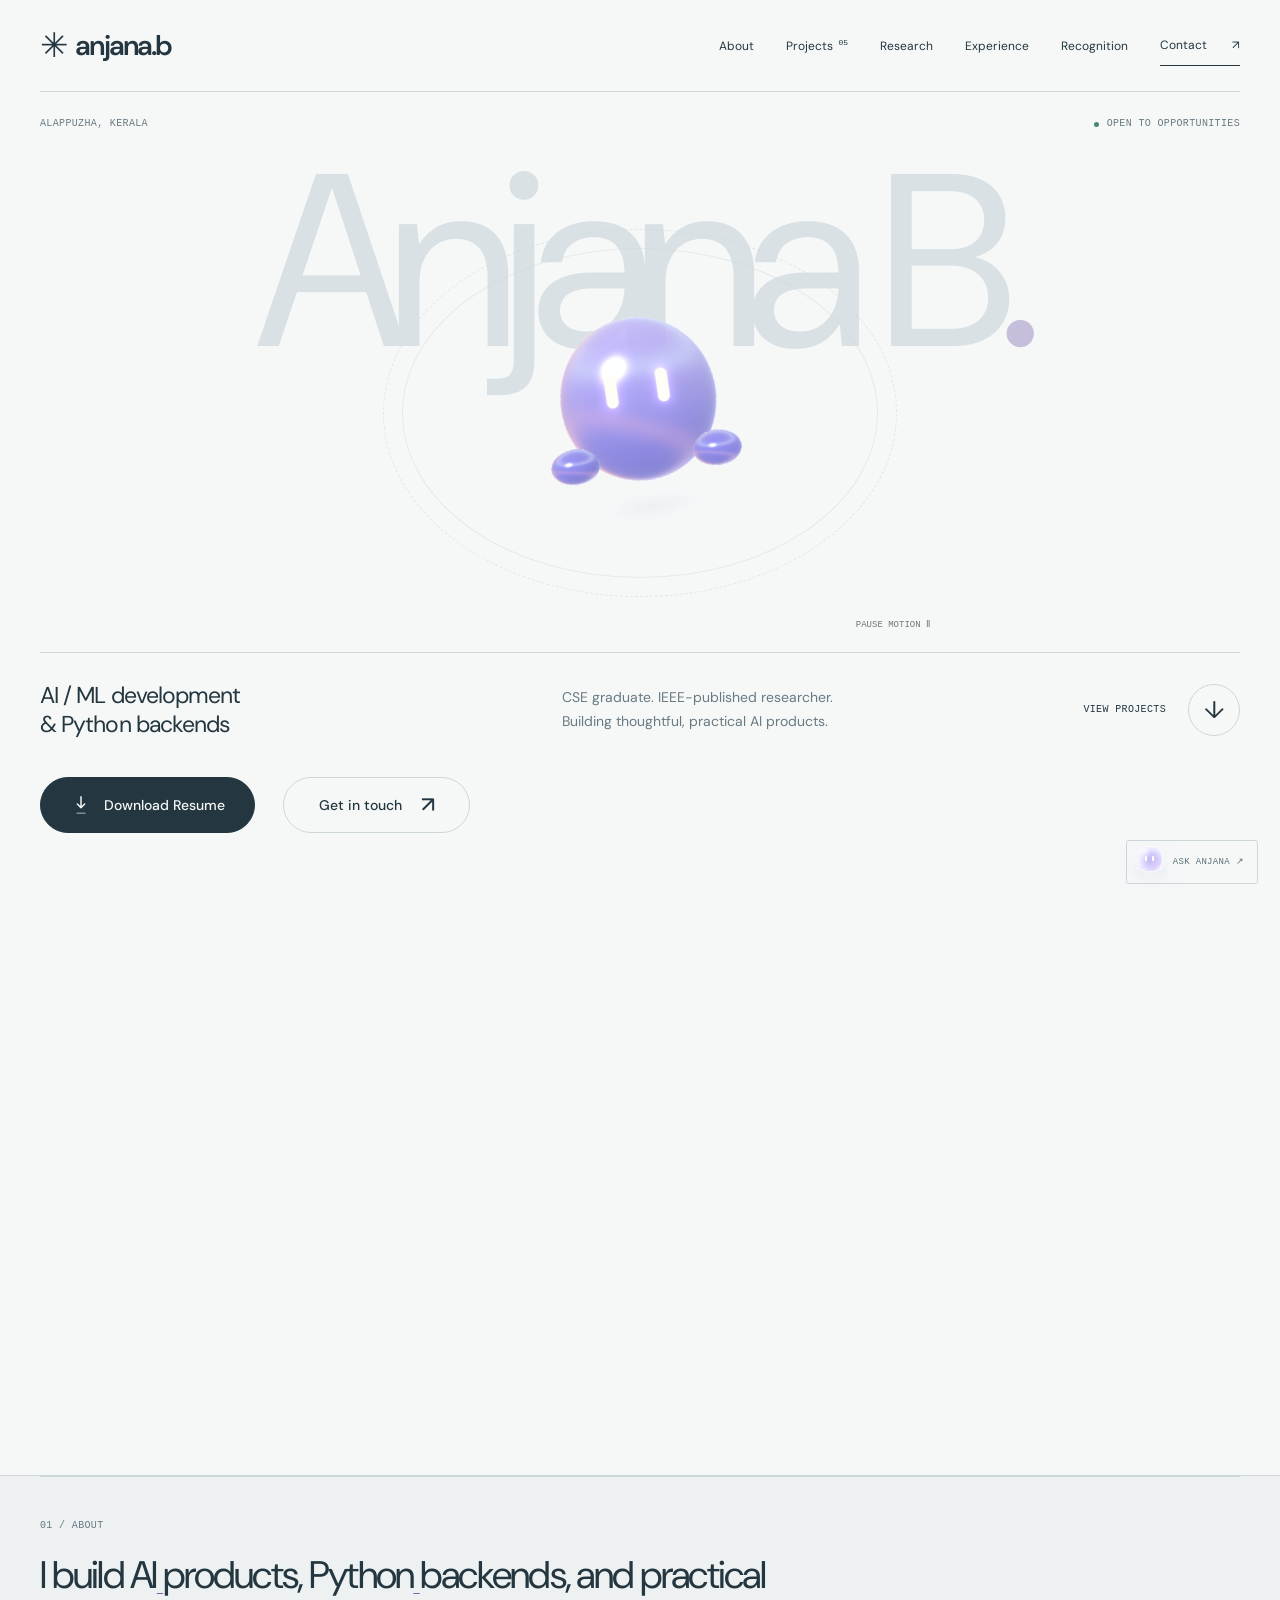
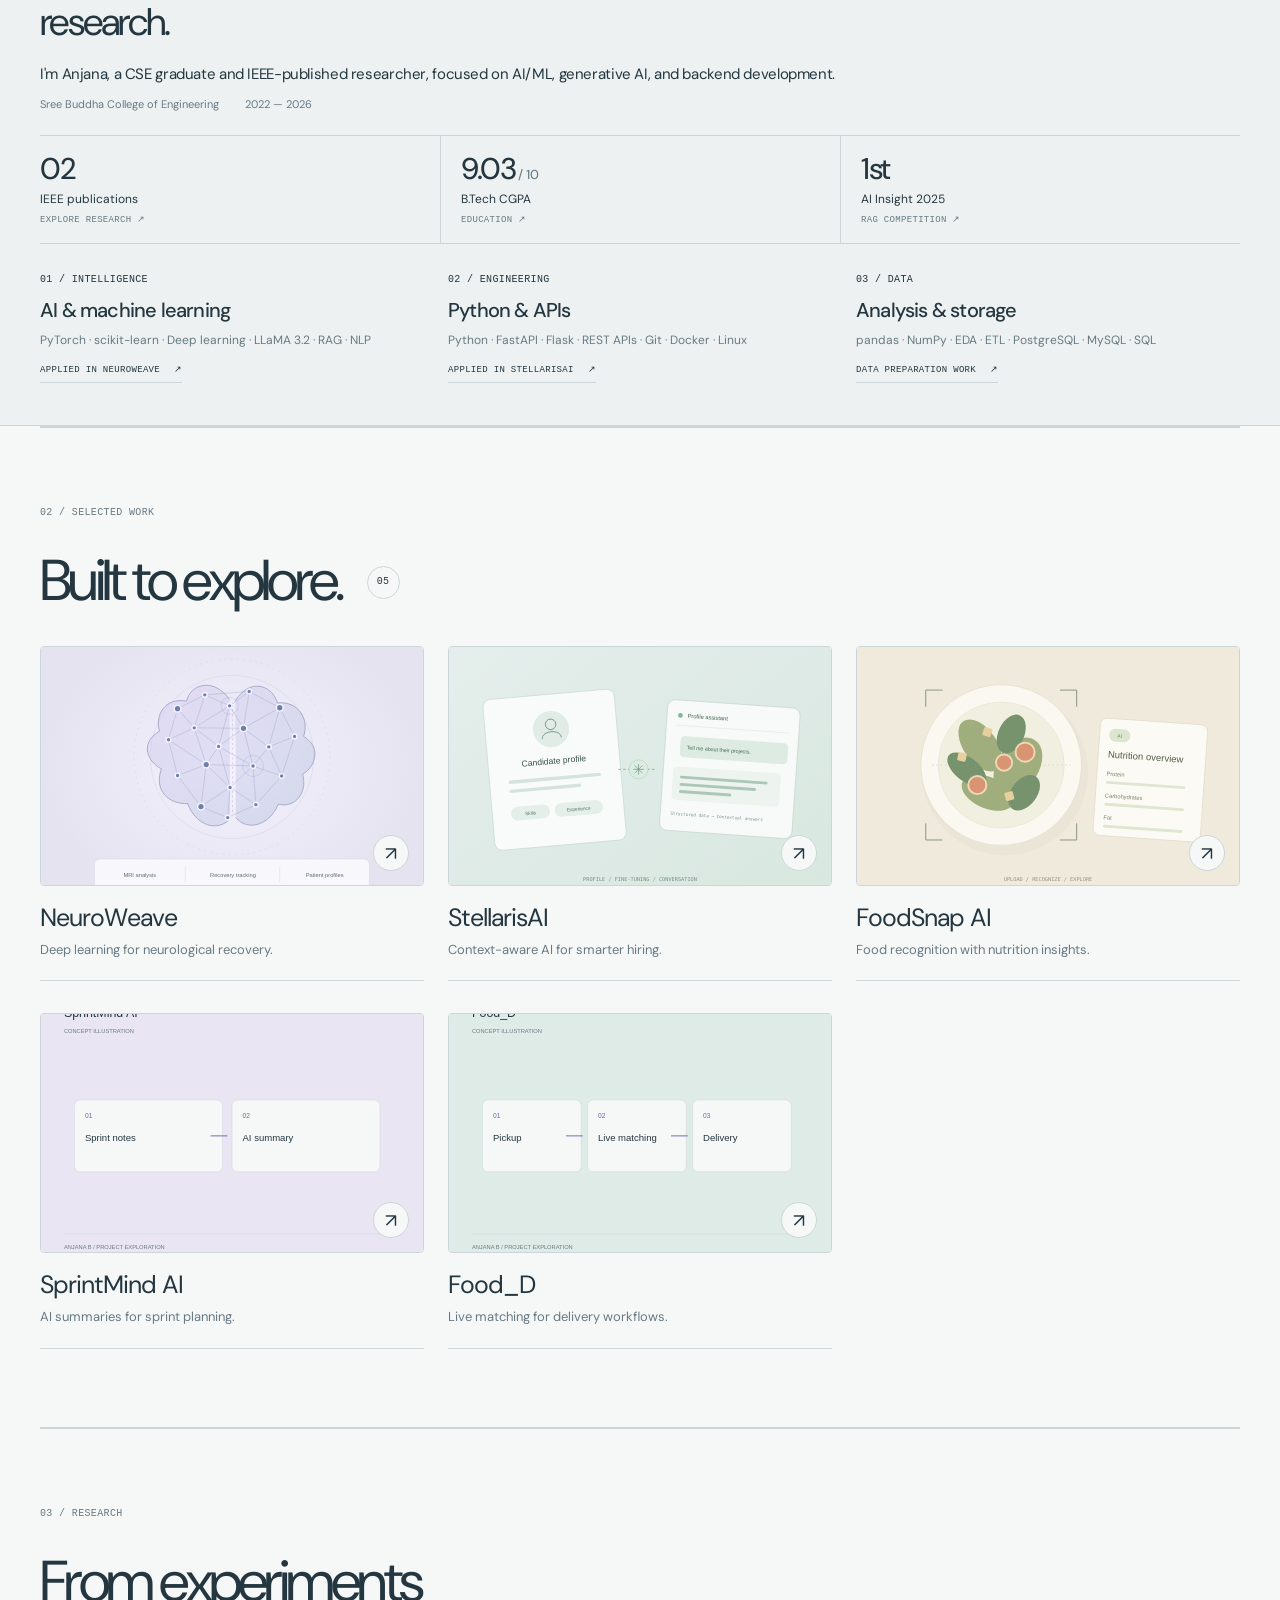
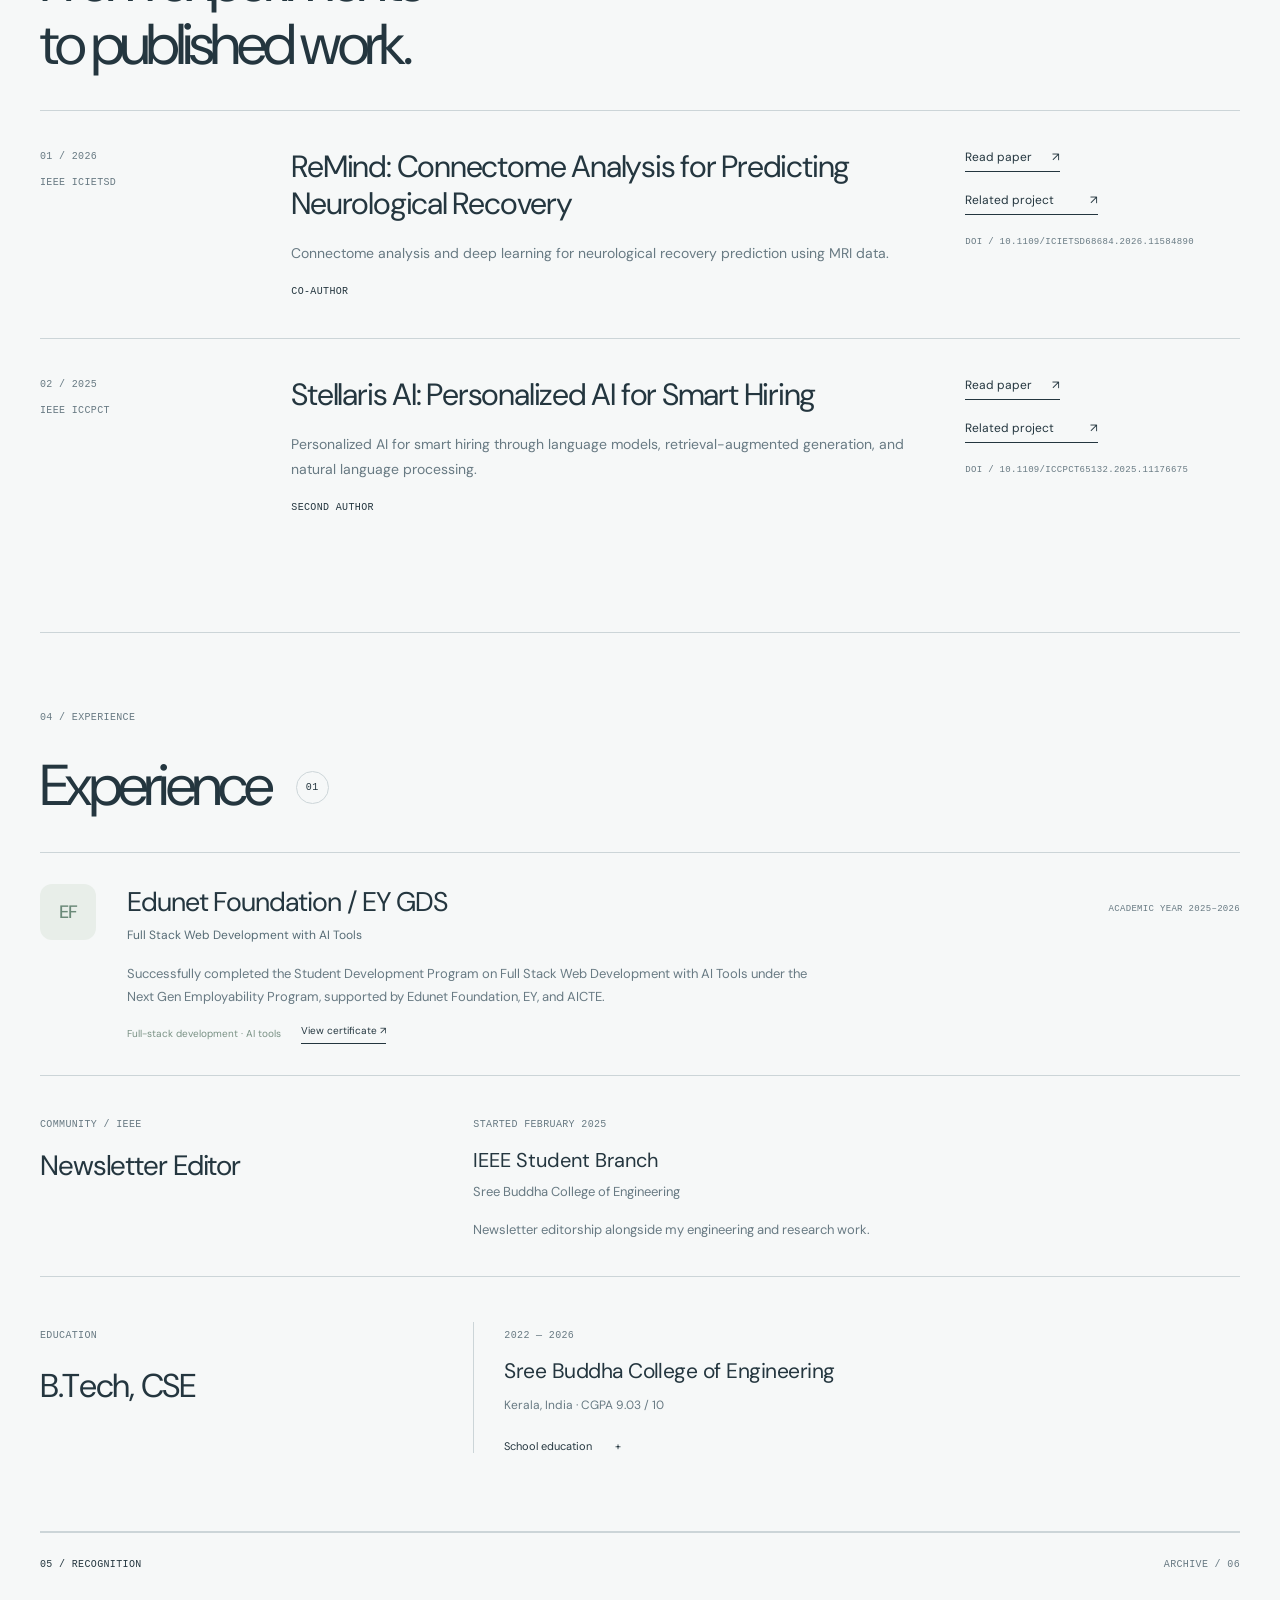
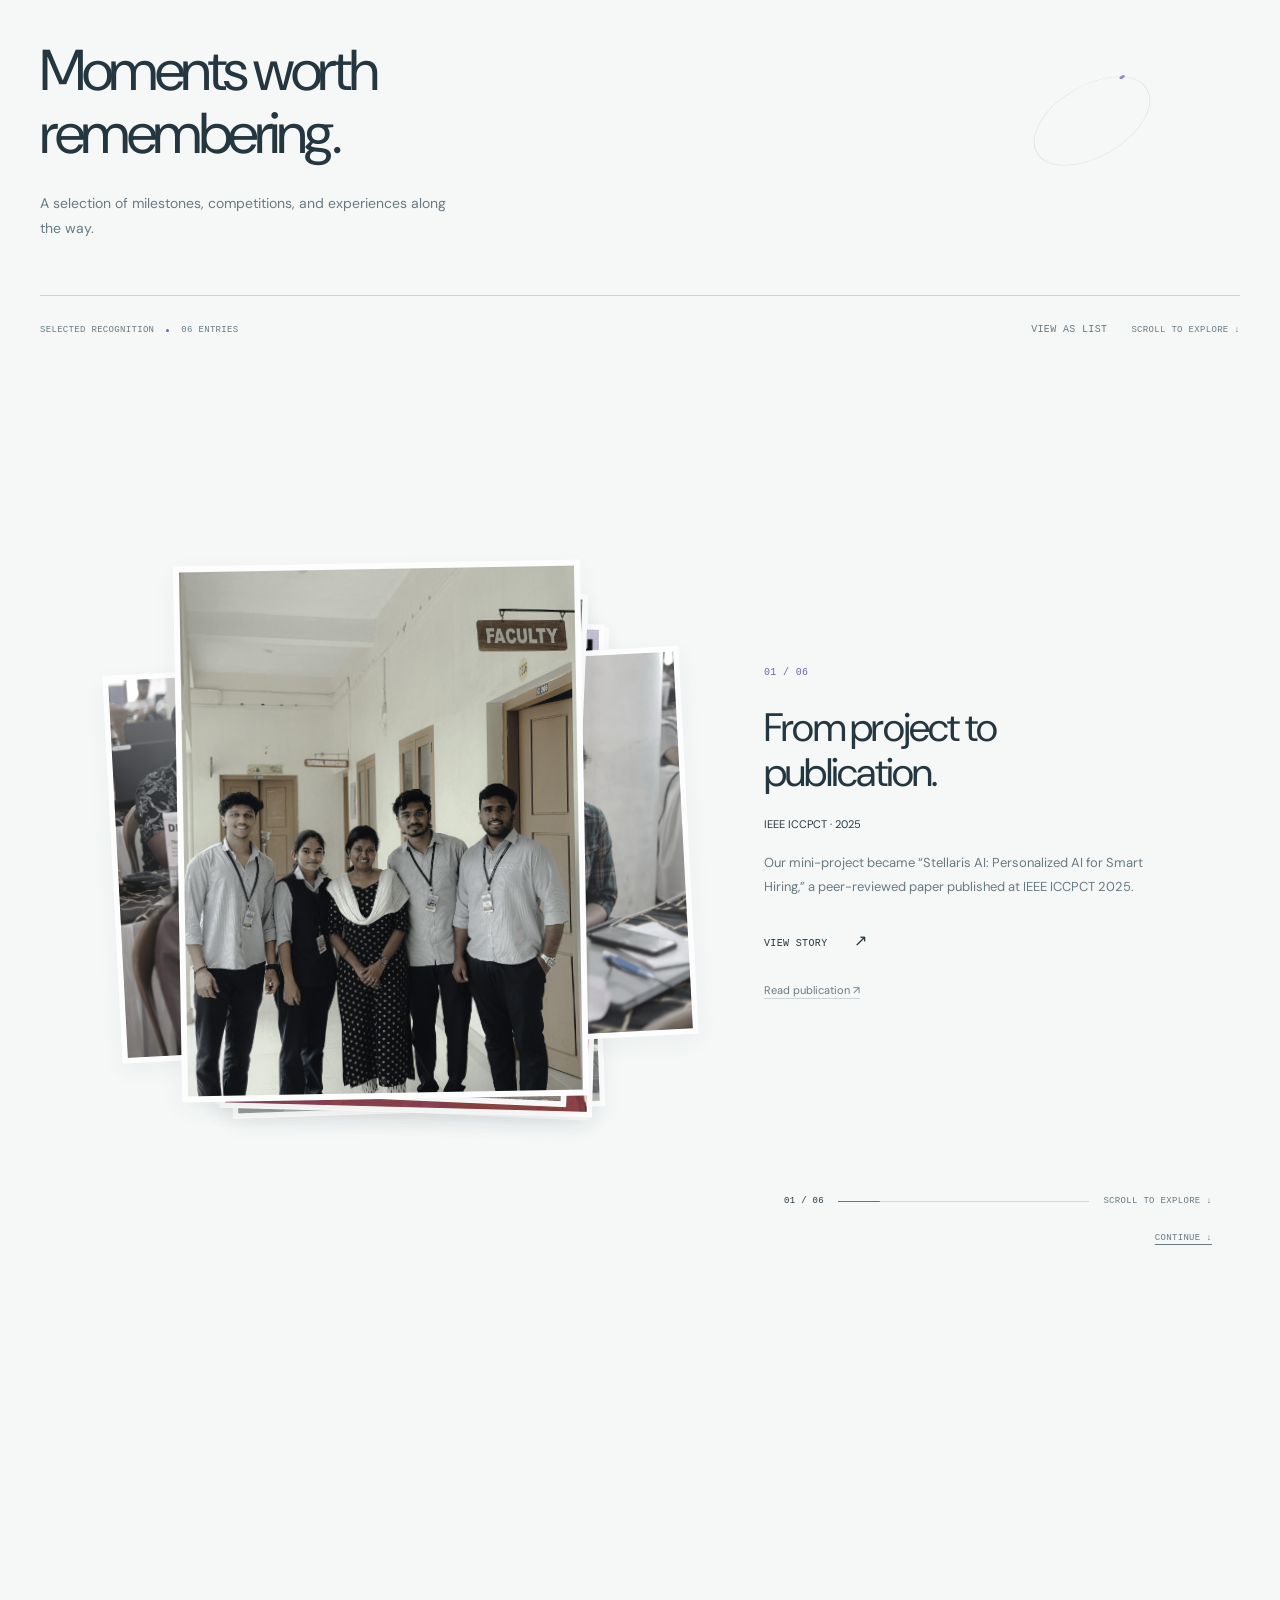
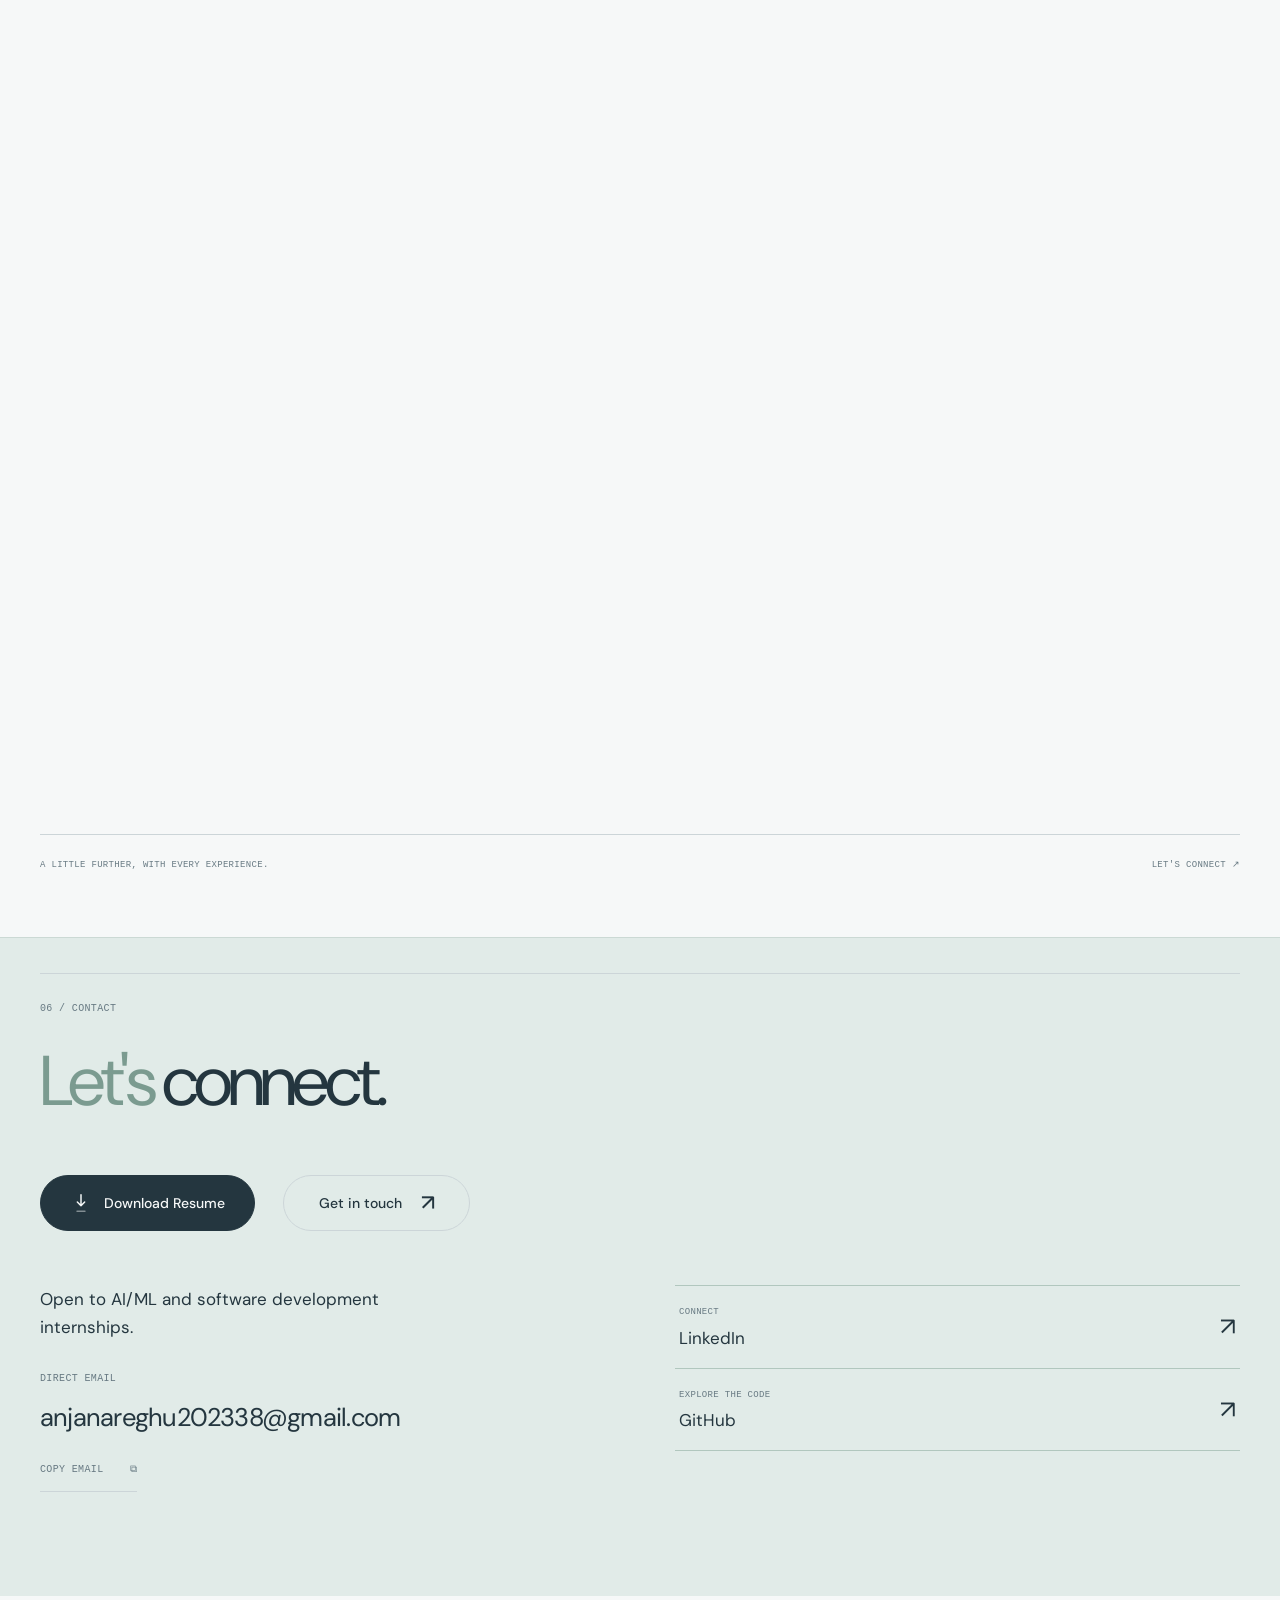
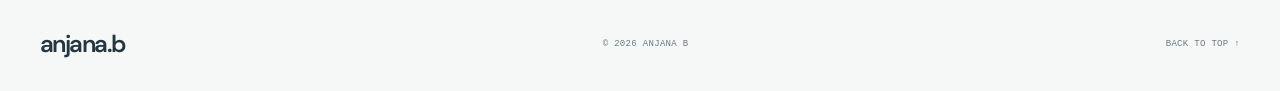
<file: index.html>
<!doctype html>
<html lang="en">
<head>
  <meta charset="utf-8">
  <meta name="viewport" content="width=device-width, initial-scale=1">
  <meta name="theme-color" content="#f6f8f8">
  <meta name="description" content="Anjana B — Computer Science Engineering graduate and IEEE-published researcher building AI/ML products, RAG pipelines, and Python backends.">
  <title>Anjana B — AI / ML &amp; Software Developer</title>
  <script src="motion-boot.js"></script>
  <link rel="icon" href="favicon.svg" type="image/svg+xml">
  <link rel="preconnect" href="https://fonts.googleapis.com">
  <link rel="preconnect" href="https://fonts.gstatic.com" crossorigin>
  <link href="https://fonts.googleapis.com/css2?family=DM+Sans:wght@400;450;500;550;600;650;700&display=swap" rel="stylesheet">
  <link rel="stylesheet" href="style.css">
  <link rel="stylesheet" href="assistant.css">
  <link rel="stylesheet" href="motion.css">
  <link rel="stylesheet" href="editorial.css?v=20260922-3">
  <link rel="stylesheet" href="story-motion.css?v=20260922-1">
  <script src="motion-control.js" defer></script>
  <script src="script.js" defer></script>
  <script src="recognition.js" defer></script>
  <script src="data/project-content.js?v=20260922-3" defer></script>
  <script src="portfolio-knowledge.js?v=20260922-3" defer></script>
  <script src="assistant.js?v=20260922-3" defer></script>
  <script src="character.js?v=20260922-5" defer></script>
  <script src="cta.js?v=20260922-2" defer></script>
  <script src="motion.js?v=20260922-5" defer></script>
  <script src="story-motion.js?v=20260922-1" defer></script>
</head>
<body>
  <div class="intro-screen" aria-label="Portfolio introduction">
    <div class="intro-copy mono" aria-hidden="true"><span class="intro-count">0</span></div>
    <button class="intro-skip mono" type="button">Skip introduction ↗</button>
  </div>
  <a class="skip-link" href="#main">Skip to content</a>
  <header class="site-header wrap">
    <a class="brand" href="#home" aria-label="Anjana B, home"><span class="brand-mark" aria-hidden="true">✳</span> anjana.b</a>
    <button class="menu-toggle" aria-expanded="false" aria-controls="site-nav" type="button" hidden>Menu <span aria-hidden="true">+</span></button>
    <nav id="site-nav" class="site-nav" aria-label="Main navigation"><a href="#about">About</a><a href="#work">Projects <sup>05</sup></a><a href="#research">Research</a><a href="#experience">Experience</a><a href="#recognition">Recognition</a><a class="nav-contact" href="#contact">Contact <span aria-hidden="true">↗</span></a></nav>
  </header>
  <main id="main">
    <section id="home" class="hero wrap" aria-labelledby="hero-title">
      <div class="hero-scene">
      <div class="hero-top mono"><span>Alappuzha, Kerala</span><span class="availability"><i></i> Open to opportunities</span></div>
      <div class="hero-body"><h1 id="hero-title">Anjana B<span>.</span></h1><div class="hero-visual" id="hero-visual"><div class="orbit-guide" aria-hidden="true"></div><div class="character-stage" id="character-stage" aria-hidden="true">
            <div class="character-shadow"></div>
            <div class="character-fallback"><div class="character-body"><i></i><i></i></div><div class="character-hand hand-left"></div><div class="character-hand hand-right"></div></div>
            <canvas id="sculpture"></canvas>
          </div>

          <div class="visual-caption mono"><button id="motion-toggle" type="button" aria-label="Pause non-essential motion" aria-pressed="false" hidden>Pause motion <span aria-hidden="true">Ⅱ</span></button></div></div></div>
      <div class="hero-bottom"><p class="hero-role">AI / ML development<br>& Python backends</p><p class="hero-description">CSE graduate. IEEE-published researcher.<br>Building thoughtful, practical AI products.</p><a class="round-link" href="#work"><span class="mono">View projects</span><span class="circle-arrow" aria-hidden="true">↓</span></a></div>
      <div class="hero-cta-group" role="group" aria-label="Resume and contact">
        <div class="cta-target">
          <a class="portfolio-cta portfolio-cta--resume" href="assets/Anjana-B-Resume.pdf" download="Anjana-B-Resume.pdf" aria-label="Download Anjana B's resume (PDF)">
            <span class="cta-content">
              <span class="cta-icon" aria-hidden="true"><svg class="cta-download-icon" viewBox="0 0 24 24" fill="none" stroke="currentColor" stroke-width="1.6" stroke-linecap="round" stroke-linejoin="round"><path class="cta-download-arrow" d="M12 3v12m-4-4 4 4 4-4"/><path class="cta-download-tray" d="M5 21h14"/></svg><svg class="cta-check-icon" viewBox="0 0 24 24" fill="none" stroke="currentColor" stroke-width="1.7" stroke-linecap="round" stroke-linejoin="round"><path d="m5 12 4 4L19 6"/></svg></span>
              <span class="cta-label"><span class="cta-label-default">Download Resume</span><span class="cta-label-success" aria-hidden="true">Download started</span></span>
            </span>
          </a>
        </div>
        <div class="cta-target">
          <a class="portfolio-cta portfolio-cta--contact" href="#contact"><span class="cta-content"><span>Get in touch</span><span class="cta-contact-arrow" aria-hidden="true">↗</span></span></a>
        </div>
        <span class="cta-status" role="status" aria-live="polite" aria-atomic="true"></span>
      </div>
      </div>
    </section>

    <section id="about" class="capabilities-section" aria-labelledby="about-title"><div class="wrap section-space">
      <p class="section-index mono">01 / About</p>
      <h2 id="about-title" class="about-statement">I build <a class="about-phrase" href="projects/neuroweave.html" data-image="assets/remind.svg" data-project="NeuroWeave / Deep learning" data-alt="Concept illustration of a brain connectivity network.">AI products</a>, <a class="about-phrase" href="projects/stellaris-ai.html" data-image="assets/stellaris.svg" data-project="StellarisAI / RAG and language models" data-alt="Concept illustration of an AI-assisted hiring workflow.">Python backends</a>, and <a class="about-phrase" href="#research" data-image="assets/remind.svg" data-project="Research / Published work" data-alt="Brain connectivity illustration related to ReMind.">practical research</a>.</h2>
      <div class="about-profile"><p>I'm Anjana, a CSE graduate and IEEE-published researcher, focused on AI/ML, generative AI, and backend development.</p><div class="profile-facts"><span>Sree Buddha College of Engineering</span><span>2022 — 2026</span></div>
        <div class="profile-evidence" aria-label="Selected credentials">
          <a href="#research"><strong>02</strong><span>IEEE publications</span><small class="mono">Explore research ↗</small></a>
          <a href="#experience"><strong>9.03<span> / 10</span></strong><span>B.Tech CGPA</span><small class="mono">Education ↗</small></a>
          <a href="#recognition"><strong>1st</strong><span>AI Insight 2025</span><small class="mono">RAG competition ↗</small></a>
        </div>
      </div>
      <div class="capabilities-index" aria-label="Capabilities">
        <article class="toolkit-card capability-group"><span class="mono">01 / Intelligence</span><h3>AI & machine learning</h3><p>PyTorch · scikit-learn · Deep learning · LLaMA 3.2 · RAG · NLP</p><a class="capability-proof mono" href="projects/neuroweave.html#approach">Applied in NeuroWeave <span aria-hidden="true">↗</span></a></article>
        <article class="toolkit-card capability-group"><span class="mono">02 / Engineering</span><h3>Python & APIs</h3><p>Python · FastAPI · Flask · REST APIs · Git · Docker · Linux</p><a class="capability-proof mono" href="projects/stellaris-ai.html#contribution">Applied in StellarisAI <span aria-hidden="true">↗</span></a></article>
        <article class="toolkit-card capability-group"><span class="mono">03 / Data</span><h3>Analysis & storage</h3><p>pandas · NumPy · EDA · ETL · PostgreSQL · MySQL · SQL</p><a class="capability-proof mono" href="projects/neuroweave.html#contribution">Data preparation work <span aria-hidden="true">↗</span></a></article>
      </div>
    </div></section>

    <section id="work" class="work-section wrap section-space" aria-labelledby="work-title">
      <p class="section-index mono">02 / Selected work</p><div class="section-heading"><div class="section-title"><h2 id="work-title">Built to explore.</h2><span class="section-count mono">05</span></div></div>
      <!-- generated:featured:start -->
<div class="project-grid"><article class="project-card" id="panel-remind"><a class="project-card-link" href="projects/neuroweave.html" aria-labelledby="project-remind" aria-describedby="summary-remind"><div class="project-card-image"><img src="assets/remind.svg" alt="Concept illustration of a brain connectivity network." width="800" height="620" loading="lazy" decoding="async"><span class="project-card-arrow" aria-hidden="true">↗</span></div><div class="project-card-copy"><h3 id="project-remind">NeuroWeave</h3><p id="summary-remind">Deep learning for neurological recovery.</p></div></a></article>
<article class="project-card" id="panel-stellaris"><a class="project-card-link" href="projects/stellaris-ai.html" aria-labelledby="project-stellaris" aria-describedby="summary-stellaris"><div class="project-card-image"><img src="assets/stellaris.svg" alt="Concept illustration connecting a candidate profile with an AI chat interface." width="800" height="620" loading="lazy" decoding="async"><span class="project-card-arrow" aria-hidden="true">↗</span></div><div class="project-card-copy"><h3 id="project-stellaris">StellarisAI</h3><p id="summary-stellaris">Context-aware AI for smarter hiring.</p></div></a></article>
<article class="project-card" id="panel-foodsnap"><a class="project-card-link" href="projects/foodsnap-ai.html" aria-labelledby="project-foodsnap" aria-describedby="summary-foodsnap"><div class="project-card-image"><img src="assets/foodsnap.svg" alt="Concept illustration of food recognition and nutrition categories." width="800" height="620" loading="lazy" decoding="async"><span class="project-card-arrow" aria-hidden="true">↗</span></div><div class="project-card-copy"><h3 id="project-foodsnap">FoodSnap AI</h3><p id="summary-foodsnap">Food recognition with nutrition insights.</p></div></a></article>
<article class="project-card" id="panel-sprintmind"><a class="project-card-link" href="projects/sprintmind-ai.html" aria-labelledby="project-sprintmind" aria-describedby="summary-sprintmind"><div class="project-card-image"><img src="assets/sprintmind.svg" alt="Concept illustration of sprint notes being organized into a summary." width="800" height="620" loading="lazy" decoding="async"><span class="project-card-arrow" aria-hidden="true">↗</span></div><div class="project-card-copy"><h3 id="project-sprintmind">SprintMind AI</h3><p id="summary-sprintmind">AI summaries for sprint planning.</p></div></a></article>
<article class="project-card" id="panel-food-d"><a class="project-card-link" href="projects/food-d.html" aria-labelledby="project-food-d" aria-describedby="summary-food-d"><div class="project-card-image"><img src="assets/food-d.svg" alt="Concept illustration of connected pickup and delivery locations." width="800" height="620" loading="lazy" decoding="async"><span class="project-card-arrow" aria-hidden="true">↗</span></div><div class="project-card-copy"><h3 id="project-food-d">Food_D</h3><p id="summary-food-d">Live matching for delivery workflows.</p></div></a></article></div>
<!-- generated:featured:end -->
      </section>
    <section id="research" class="research-section wrap section-space" aria-labelledby="research-title">
      <p class="section-index mono">03 / Research</p><div class="section-heading"><h2 id="research-title">From experiments<br>to published work.</h2></div>
      <!-- generated:research:start -->
<article class="research-entry" id="paper-remind" aria-labelledby="paper-title-remind"><div class="research-meta mono"><span>01 / 2026</span><span>IEEE ICIETSD</span></div><div><h3 id="paper-title-remind">ReMind: Connectome Analysis for Predicting Neurological Recovery</h3><p class="research-description">Connectome analysis and deep learning for neurological recovery prediction using MRI data.</p><p class="research-role mono">Co-author</p></div><div class="research-links"><a class="text-link publication-card" href="https://doi.org/10.1109/ICIETSD68684.2026.11584890" target="_blank" rel="noopener noreferrer">Read paper <span aria-hidden="true">↗</span></a><a class="text-link" href="projects/neuroweave.html">Related project <span aria-hidden="true">↗</span></a><small class="mono">DOI / 10.1109/ICIETSD68684.2026.11584890</small></div></article>
<article class="research-entry" id="paper-stellaris" aria-labelledby="paper-title-stellaris"><div class="research-meta mono"><span>02 / 2025</span><span>IEEE ICCPCT</span></div><div><h3 id="paper-title-stellaris">Stellaris AI: Personalized AI for Smart Hiring</h3><p class="research-description">Personalized AI for smart hiring through language models, retrieval-augmented generation, and natural language processing.</p><p class="research-role mono">Second author</p></div><div class="research-links"><a class="text-link publication-card" href="https://doi.org/10.1109/ICCPCT65132.2025.11176675" target="_blank" rel="noopener noreferrer">Read paper <span aria-hidden="true">↗</span></a><a class="text-link" href="projects/stellaris-ai.html">Related project <span aria-hidden="true">↗</span></a><small class="mono">DOI / 10.1109/ICCPCT65132.2025.11176675</small></div></article>
<!-- generated:research:end -->
    </section>

    <section id="experience" class="experience-section wrap section-space" aria-labelledby="experience-title">
      <p class="section-index mono">04 / Experience</p><div class="section-heading"><div class="section-title"><h2 id="experience-title">Experience</h2><span class="section-count mono">01</span></div></div>
      <div class="internship-list">
        <article class="internship-entry">
          <span class="company-monogram" aria-hidden="true">EF</span>
          <div class="internship-main">
            <div class="internship-heading">
              <div><h3>Edunet Foundation / EY GDS</h3><p class="internship-role">Full Stack Web Development with AI Tools</p></div>
              <span class="mono internship-date">Academic year 2025–2026</span>
            </div>
            <p class="internship-description">Successfully completed the Student Development Program on Full Stack Web Development with AI Tools under the Next Gen Employability Program, supported by Edunet Foundation, EY, and AICTE.</p>
            <div class="internship-footer"><span>Full-stack development · AI tools</span><a class="text-link" href="assets/EduNet-Certificate.pdf" target="_blank" rel="noopener noreferrer" aria-label="View Edunet completion certificate (PDF, opens in a new tab)">View certificate ↗</a></div>
          </div>
        </article>
      </div>
      <article class="community-entry" id="community"><div><span class="mono">Community / IEEE</span><h3>Newsletter Editor</h3></div><div><span class="mono">Started February 2025</span><h4>IEEE Student Branch</h4><p>Sree Buddha College of Engineering</p><p class="community-note">Newsletter editorship alongside my engineering and research work.</p></div></article>
      <div class="education-block"><div><span class="mono">Education</span><h3>B.Tech, CSE</h3></div><div class="education-record"><span class="mono">2022 — 2026</span><h4>Sree Buddha College of Engineering</h4><p>Kerala, India · CGPA 9.03 / 10</p><details class="earlier-education"><summary>School education <span aria-hidden="true">+</span></summary><p>Higher Secondary (Science) · RVSM HSS · 2020–2022 · 96%</p><p>Secondary School · Sree Narayana Central School · 2020</p></details></div></div>
    </section>

    <section id="recognition" class="recognition-section wrap" aria-labelledby="recognition-title">
      <div class="recognition-topline mono"><span>05 / Recognition</span><span>Archive / 06</span></div>
      <header class="recognition-heading">
        <h2 id="recognition-title">Moments worth<br>remembering.</h2>
        <p>A selection of milestones, competitions, and experiences along the way.</p>
        <span class="recognition-orbit" aria-hidden="true"></span>
      </header>
      <div class="recognition-index mono"><span>Selected recognition <i aria-hidden="true"></i> 06 entries</span><button class="recognition-view-toggle mono" type="button" aria-pressed="false" hidden>View as list</button><a href="#recognition-gallery">Scroll to explore ↓</a></div>
      <div id="recognition-gallery" class="recognition-gallery">
        <div class="recognition-stage">
        <article class="recognition-entry" id="recognition-stellaris" aria-labelledby="title-stellaris">
          <figure class="recognition-media recognition-media--portrait" style="--photo-ratio: 0.754491">
            <img src="photos/Stellaris.jpeg" alt="Stellaris AI team and mentor posing together in a college corridor." width="3024" height="4008" loading="lazy" decoding="async">
            <figcaption class="mono"><span>STELLARIS AI / PUBLICATION</span><span>ANJANA B / 01</span></figcaption>
          </figure>
          <div class="recognition-copy">
            <p class="recognition-number mono">01 / 06</p>
            <h3 id="title-stellaris">From project to publication.</h3>
            <p class="recognition-organization">IEEE ICCPCT · 2025</p>
            <p class="recognition-description">Our mini-project became “Stellaris AI: Personalized AI for Smart Hiring,” a peer-reviewed paper published at IEEE ICCPCT 2025.</p>
            <button class="story-trigger mono" type="button" aria-haspopup="dialog" aria-controls="recognition-dialog" aria-label="View story: From project to publication." hidden>View story <span aria-hidden="true">↗</span></button>
            <p class="recognition-story" hidden>As second author, I co-authored “Stellaris AI: Personalized AI for Smart Hiring,” published at the 2025 8th International Conference on Circuit, Power &amp; Computing Technologies (ICCPCT). Our system replaces static résumés with interactive candidate assistants built on a fine-tuned LLaMA 3.2 1B model, allowing recruiters to explore skills through context-aware conversations. I’m grateful to my teammates and co-authors Aryan S, Alen Sam Das, and Daewoo Krishna S for the creativity, dedication, and teamwork that brought this project to publication. Our sincere thanks go to our guide, Dr. Anju J Prakash, whose expert insights, encouragement, and unwavering support helped shape the research at every stage.</p>
            <a class="recognition-source" href="https://doi.org/10.1109/ICCPCT65132.2025.11176675" target="_blank" rel="noopener noreferrer">Read publication ↗</a>
          </div>
        </article>
        <article class="recognition-entry" id="recognition-remind" aria-labelledby="title-remind">
          <figure class="recognition-media recognition-media--portrait" style="--photo-ratio: 0.710938">
            <img src="photos/ReMind.jpeg" alt="ReMind project team and mentor standing together outdoors at the conference." width="910" height="1280" loading="lazy" decoding="async">
            <figcaption class="mono"><span>REMIND / CONFERENCE PRESENTATION</span><span>ANJANA B / 02</span></figcaption>
          </figure>
          <div class="recognition-copy">
            <p class="recognition-number mono">02 / 06</p>
            <h3 id="title-remind">ReMind at ICIETSD 2026.</h3>
            <p class="recognition-organization">ICIETSD · 2026</p>
            <p class="recognition-description">Presented our AI-driven framework for stroke lesion segmentation and neurological recovery analysis using MRI data.</p>
            <button class="story-trigger mono" type="button" aria-haspopup="dialog" aria-controls="recognition-dialog" aria-label="View story: ReMind at ICIETSD 2026." hidden>View story <span aria-hidden="true">↗</span></button>
            <p class="recognition-story" hidden>Our main project, “ReMind: Connectome Analysis for Predicting Neurological Recovery,” was successfully presented at the International Conference on Innovations in Emerging Technologies for Sustainable Development (ICIETSD), 2026. The work focuses on an AI-driven framework for automated stroke lesion segmentation and recovery analysis using MRI data, with the aim of supporting more efficient and informed clinical decision-making. I’m grateful to my teammates Aryan S, Alen Sam Das, and Daewoo Krishna S for their dedication and collaboration, and to our guide, Geethumol PV, for her patient mentorship, technical guidance, and unwavering support throughout the project.</p>
            <a class="recognition-source" href="https://doi.org/10.1109/ICIETSD68684.2026.11584890" target="_blank" rel="noopener noreferrer">Read publication ↗</a>
          </div>
        </article>
        <article class="recognition-entry" id="recognition-dekathon" aria-labelledby="title-dekathon">
          <figure class="recognition-media" style="--photo-ratio: 1.500000">
            <img src="photos/Dekathon.jpeg" alt="Hackathon participants collaborating at laptops during Dekathon 3.0." width="3360" height="2240" loading="lazy" decoding="async">
            <figcaption class="mono"><span>DEKATHON 3.0 / HACKATHON</span><span>ANJANA B / 03</span></figcaption>
          </figure>
          <div class="recognition-copy">
            <p class="recognition-number mono">03 / 06</p>
            <h3 id="title-dekathon">72 hours of collaboration.</h3>
            <p class="recognition-organization">Dekathon 3.0 · Indo-Malaysian International Hackathon</p>
            <p class="recognition-description">Joined 75 teams and 225 participants for a 72-hour international hackathon, turning ideas into prototypes through collaboration and mentorship.</p>
            <button class="story-trigger mono" type="button" aria-haspopup="dialog" aria-controls="recognition-dialog" aria-label="View story: 72 hours of collaboration." hidden>View story <span aria-hidden="true">↗</span></button>
            <p class="recognition-story" hidden>Together with Aryan S and Aishwarya Ammal S, I took part in Dekathon 3.0, a 72-hour Indo-Malaysian International Hackathon. Across 75 teams and 225 participants, we worked through intensive ideation, prototyping, and problem-solving sessions, supported by mentorship and structured workshops. The experience deepened our understanding of innovation and collaborative problem-solving, with lessons to carry into future projects.</p>
          </div>
        </article>
        <article class="recognition-entry" id="recognition-elysia" aria-labelledby="title-elysia">
          <figure class="recognition-media recognition-media--portrait" style="--photo-ratio: 0.750000">
            <img src="photos/Ekha.jpeg" alt="Four ReMind team members standing together on the event stage in front of the EKAH backdrop." width="960" height="1280" loading="lazy" decoding="async">
            <figcaption class="mono"><span>ELYSIA / THIRD PRIZE</span><span>ANJANA B / 04</span></figcaption>
          </figure>
          <div class="recognition-copy">
            <p class="recognition-number mono">04 / 06</p>
            <h3 id="title-elysia">Third prize for ReMind.</h3>
            <p class="recognition-organization">ELYSIA Project Competition</p>
            <p class="recognition-description">Our ReMind team won third prize for an AI-powered application designed to support recovery prediction for stroke and TBI patients using 3D MRI scans.</p>
            <button class="story-trigger mono" type="button" aria-haspopup="dialog" aria-controls="recognition-dialog" aria-label="View story: Third prize for ReMind." hidden>View story <span aria-hidden="true">↗</span></button>
            <p class="recognition-story" hidden>Our team won third prize at the ELYSIA Project Competition for “ReMind: Connectome Analysis for Predicting Neurological Recovery.” The AI-powered application is designed to assist doctors in predicting recovery outcomes for stroke and traumatic brain injury patients using 3D MRI scans. This was a team effort alongside Aryan S, Alen Sam Das, and Daewoo Krishna S. Our mentor, Geethumol PV, guided us from model architecture through real-world deployment, helping turn the concept into a practical application.</p>
          </div>
        </article>
        <article class="recognition-entry" id="recognition-dreamvestor" aria-labelledby="title-dreamvestor">
          <figure class="recognition-media recognition-media--portrait" style="--photo-ratio: 0.750000">
            <img src="photos/Asap.jpeg" alt="Three team members at ASAP Community Skill Park, Cheriya Kalavoor." width="960" height="1280" loading="lazy" decoding="async">
            <figcaption class="mono"><span>DREAMVESTOR 2.0 / DISTRICT ROUND</span><span>ANJANA B / 05</span></figcaption>
          </figure>
          <div class="recognition-copy">
            <p class="recognition-number mono">05 / 06</p>
            <h3 id="title-dreamvestor">An idea reaches the district stage.</h3>
            <p class="recognition-organization">Dreamvestor 2.0 · ASAP Kerala</p>
            <p class="recognition-description">Qualified for and presented “Optimized Lightweight LLMs for Resource-Constrained Environments” at the Round 3 district-level stage.</p>
            <button class="story-trigger mono" type="button" aria-haspopup="dialog" aria-controls="recognition-dialog" aria-label="View story: An idea reaches the district stage." hidden>View story <span aria-hidden="true">↗</span></button>
            <p class="recognition-story" hidden>Our team qualified for and presented our idea, “Optimized Lightweight LLMs for Resource-Constrained Environments,” at the Round 3 district-level stage of Dreamvestor 2.0 by ASAP Kerala. The opportunity marked a milestone in taking our idea to a wider audience and sharing our approach to language models for environments with limited computing resources.</p>
          </div>
        </article>
        <article class="recognition-entry" id="recognition-ai-insight" aria-labelledby="title-ai-insight">
          <figure class="recognition-media recognition-media--portrait" style="--photo-ratio: 0.750000">
            <img src="photos/Aiinsight.jpeg" alt="First-prize trophy and certificate being presented at the AI Insight RAG coding competition." width="960" height="1280" loading="lazy" decoding="async">
            <figcaption class="mono"><span>AI INSIGHT 2025 / FIRST PRIZE</span><span>ANJANA B / 06</span></figcaption>
          </figure>
          <div class="recognition-copy">
            <p class="recognition-number mono">06 / 06</p>
            <h3 id="title-ai-insight">First prize at AI Insight.</h3>
            <p class="recognition-organization">IEEE SB SBCE &amp; Mulearn SBC · 2025</p>
            <p class="recognition-description">Won the RAG coding competition with a Llama 3 Medical AI Assistant, built around structured symptoms, medications, and healthcare information.</p>
            <button class="story-trigger mono" type="button" aria-haspopup="dialog" aria-controls="recognition-dialog" aria-label="View story: First prize at AI Insight." hidden>View story <span aria-hidden="true">↗</span></button>
            <p class="recognition-story" hidden>I won first prize in the RAG Coding Competition at AI Insight 2025, organized by IEEE SB SBCE and Mulearn SBC at Sree Buddha College of Engineering. Within the competition timeframe, I built a Medical AI Assistant using Llama 3 and a structured dataset covering symptoms, medications, and healthcare information. The chatbot was designed to provide precise, real-time responses to medical inquiries. The experience strengthened my interest in practical AI applications and collaborative problem-solving.</p>
          </div>
        </article>
          <div class="recognition-progress mono" hidden>
            <span><span data-recognition-current>01</span> / <span data-recognition-total>06</span></span>
            <span class="recognition-progress-track" aria-hidden="true"><span></span></span>
            <span data-recognition-hint>Scroll to explore ↓</span>
            <a href="#contact">Continue ↓</a>
          </div>
        </div>
      </div>
      <div class="recognition-end mono"><span>A little further, with every experience.</span><a href="#contact">Let's connect ↗</a></div>
    </section>

    <dialog id="recognition-dialog" class="story-dialog" aria-labelledby="story-title" aria-describedby="story-description">
      <div class="story-shell">
        <div class="story-topline"><span class="mono">Selected recognition / Anjana B</span><button class="story-close mono" type="button" autofocus>Close <span aria-hidden="true">×</span></button></div>
        <div class="story-layout"><div class="story-media"></div><div class="story-content"><p class="story-number mono"></p><h2 id="story-title"></h2><p class="story-organization"></p><p id="story-description"></p><div class="story-source"></div></div></div>
        <p class="story-footnote mono">Recognition / 06 entries <span>Moments worth remembering.</span></p>
      </div>
    </dialog>

    <section id="contact" class="contact-section" aria-labelledby="contact-title"><div class="wrap"><p class="section-index mono">06 / Contact</p><h2 id="contact-title">Let's <span>connect.</span></h2><div class="hero-cta-group contact-cta-group" role="group" aria-label="Resume and contact">
        <div class="cta-target">
          <a class="portfolio-cta portfolio-cta--resume" href="assets/Anjana-B-Resume.pdf" download="Anjana-B-Resume.pdf" aria-label="Download Anjana B's resume (PDF)">
            <span class="cta-content">
              <span class="cta-icon" aria-hidden="true"><svg class="cta-download-icon" viewBox="0 0 24 24" fill="none" stroke="currentColor" stroke-width="1.6" stroke-linecap="round" stroke-linejoin="round"><path class="cta-download-arrow" d="M12 3v12m-4-4 4 4 4-4"/><path class="cta-download-tray" d="M5 21h14"/></svg><svg class="cta-check-icon" viewBox="0 0 24 24" fill="none" stroke="currentColor" stroke-width="1.7" stroke-linecap="round" stroke-linejoin="round"><path d="m5 12 4 4L19 6"/></svg></span>
              <span class="cta-label"><span class="cta-label-default">Download Resume</span><span class="cta-label-success" aria-hidden="true">Download started</span></span>
            </span>
          </a>
        </div>
        <div class="cta-target">
          <a class="portfolio-cta portfolio-cta--contact" href="mailto:anjanareghu202338@gmail.com"><span class="cta-content"><span>Get in touch</span><span class="cta-contact-arrow" aria-hidden="true">↗</span></span></a>
        </div>
        <span class="cta-status" role="status" aria-live="polite" aria-atomic="true"></span>
      </div><div class="contact-bottom"><div class="contact-intro"><p>Open to AI/ML and software development internships.</p><div class="contact-email"><span class="mono">Direct email</span><a id="contact-email-address" href="mailto:anjanareghu202338@gmail.com">anjanareghu202338@gmail.com</a><button class="copy-email mono" type="button" aria-label="Copy Anjana's email address" hidden>Copy email <span aria-hidden="true">⧉</span></button><span class="copy-email-status" role="status" aria-live="polite"></span></div></div><div class="contact-links"><a href="https://www.linkedin.com/in/anjana-b-b0b865204/" target="_blank" rel="noopener noreferrer"><span><small class="mono">Connect</small>LinkedIn</span><span aria-hidden="true">↗</span></a><a href="https://github.com/anjanareghu" target="_blank" rel="noopener noreferrer"><span><small class="mono">Explore the code</small>GitHub</span><span aria-hidden="true">↗</span></a></div></div></div></section>
  </main>
  <footer class="site-footer wrap"><a class="brand" href="#home">anjana.b</a><span class="mono">© <span id="year">2026</span> Anjana B</span><a class="mono" href="#home">Back to top ↑</a></footer>
  <div class="assistant-launcher" hidden>
    <div class="assistant-invitation" aria-hidden="true"><span class="mono">Curious?</span><span>Ask me anything<br>about Anjana ↗</span></div>
    <button id="assistant-trigger" type="button" aria-label="Open Ask Anjana portfolio assistant" aria-controls="assistant-panel" aria-expanded="false">
      <span class="assistant-character" aria-hidden="true"><span class="character-shadow"></span><span class="character-body"><i></i><i></i></span><span class="character-hand hand-left"></span><span class="character-hand hand-right"></span></span>
      <span class="assistant-trigger-label mono">Ask Anjana ↗</span>
    </button>
  </div>
  <dialog id="assistant-panel" class="assistant-panel" aria-labelledby="assistant-title" aria-describedby="assistant-disclosure">
    <header class="assistant-header">
      <span class="assistant-symbol" aria-hidden="true">✳</span>
      <div><h2 id="assistant-title">Ask Anjana</h2><p class="mono">Portfolio assistant</p></div>
      <button class="assistant-minimize" type="button" aria-label="Minimize assistant">−</button>
      <button class="assistant-close" type="button" aria-label="Close assistant">×</button>
    </header>
    <div class="assistant-context"><p class="mono">You're viewing / <span data-assistant-context>Introduction</span></p><button type="button" class="assistant-context-question">What is Anjana working on? <span aria-hidden="true">↗</span></button></div>
    <div class="assistant-scroll">
      <div class="assistant-welcome">
        <span class="assistant-character" aria-hidden="true"><span class="character-shadow"></span><span class="character-body"><i></i><i></i></span><span class="character-hand hand-left"></span><span class="character-hand hand-right"></span></span>
        <p class="mono assistant-welcome-label">Ask / Explore / Discover</p>
        <h3>A little more<br>about Anjana.</h3>
        <p>Hi, I'm Anjana's portfolio assistant. Ask me about her work, skills, or the ideas behind her projects.</p>
        <div class="assistant-suggestions" aria-label="Suggested questions"></div>
      </div>
      <div class="assistant-messages" role="log" aria-label="Conversation with Ask Anjana" aria-live="polite" aria-relevant="additions"></div>
      <div class="assistant-thinking mono" role="status" hidden>Finding an answer <span aria-hidden="true"><i></i><i></i><i></i></span></div>
    </div>
    <footer class="assistant-footer">
      <form class="assistant-composer">
        <label class="assistant-sr-only" for="assistant-input">Ask about Anjana</label>
        <textarea id="assistant-input" rows="1" maxlength="1000" placeholder="Ask about Anjana..." enterkeyhint="send" aria-describedby="assistant-disclosure"></textarea>
        <button class="assistant-send" type="submit" aria-label="Send message" disabled>↑</button>
      </form>
      <div class="assistant-footer-meta"><p id="assistant-disclosure">Answers from portfolio content · Local session</p><button class="assistant-reset" type="button" aria-label="Start a new conversation" hidden>New chat ↗</button></div>
    </footer>
  </dialog>
</body>
</html>
</file>
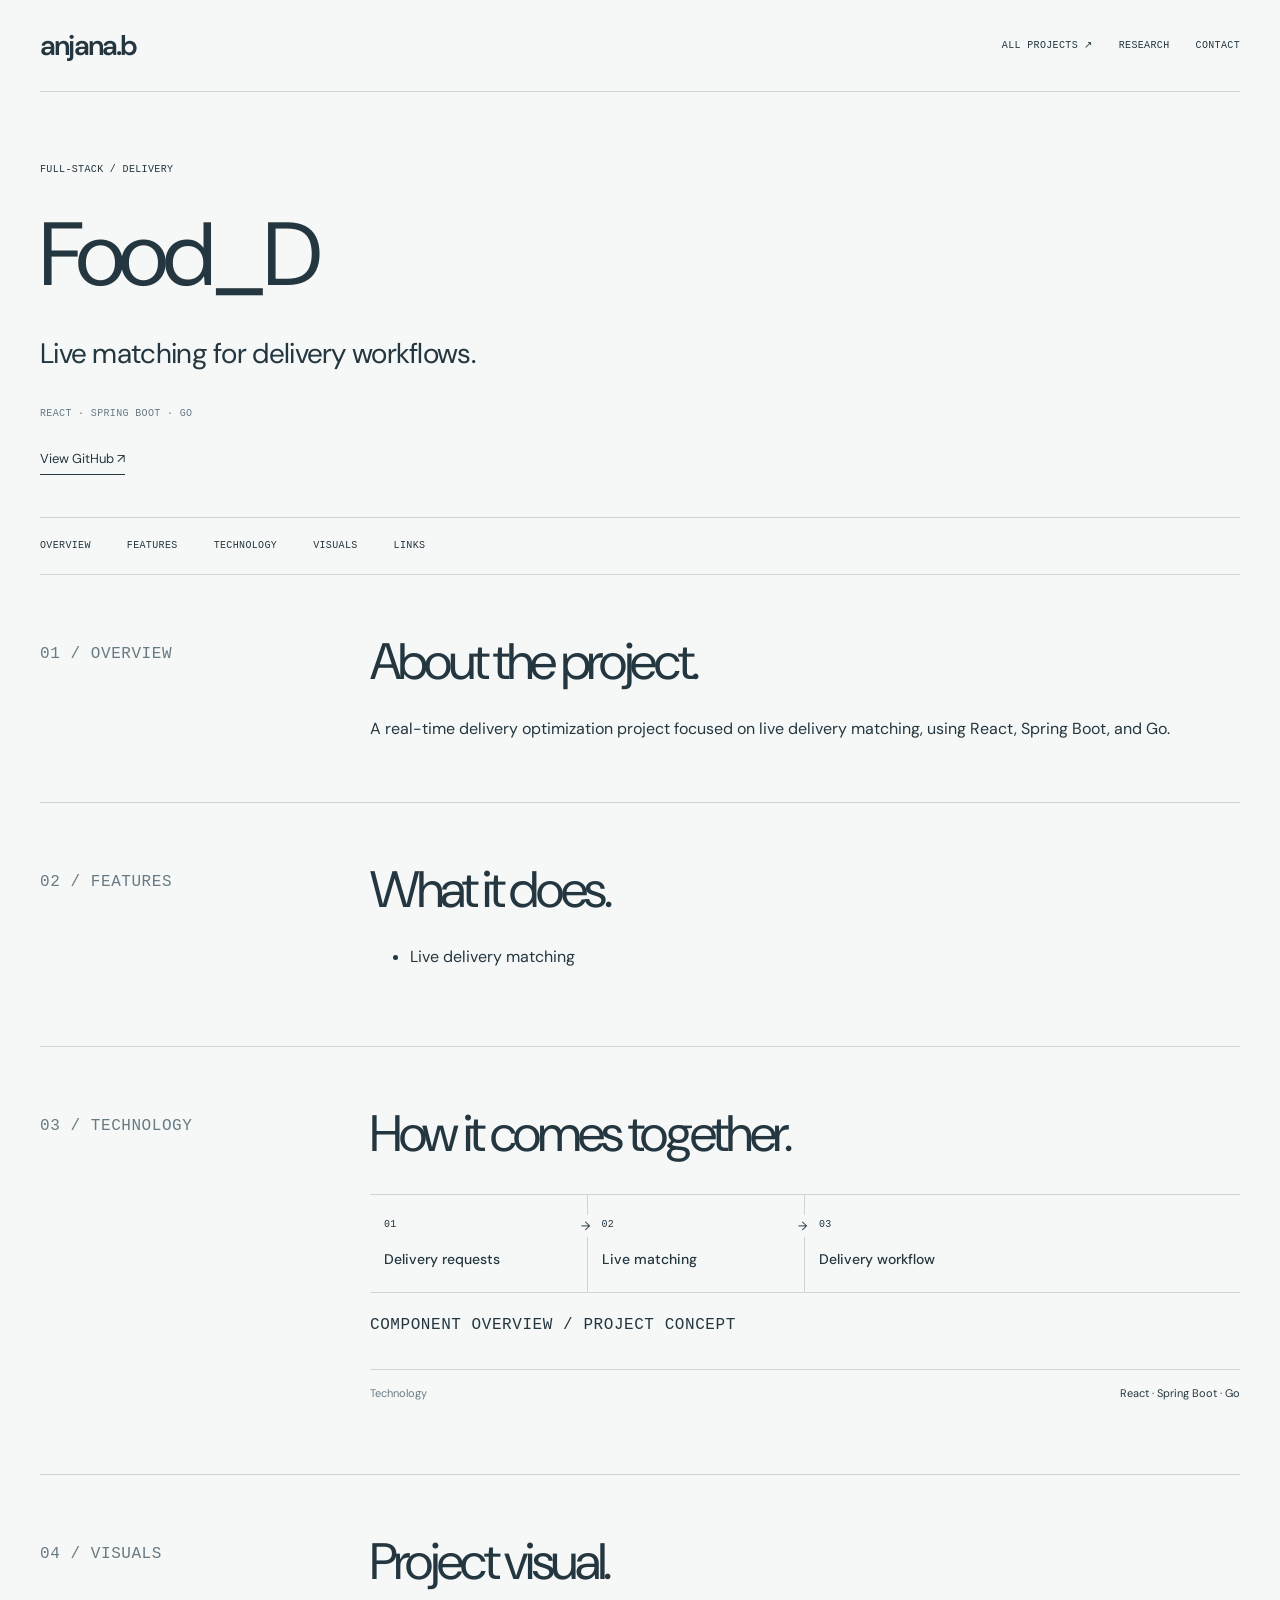
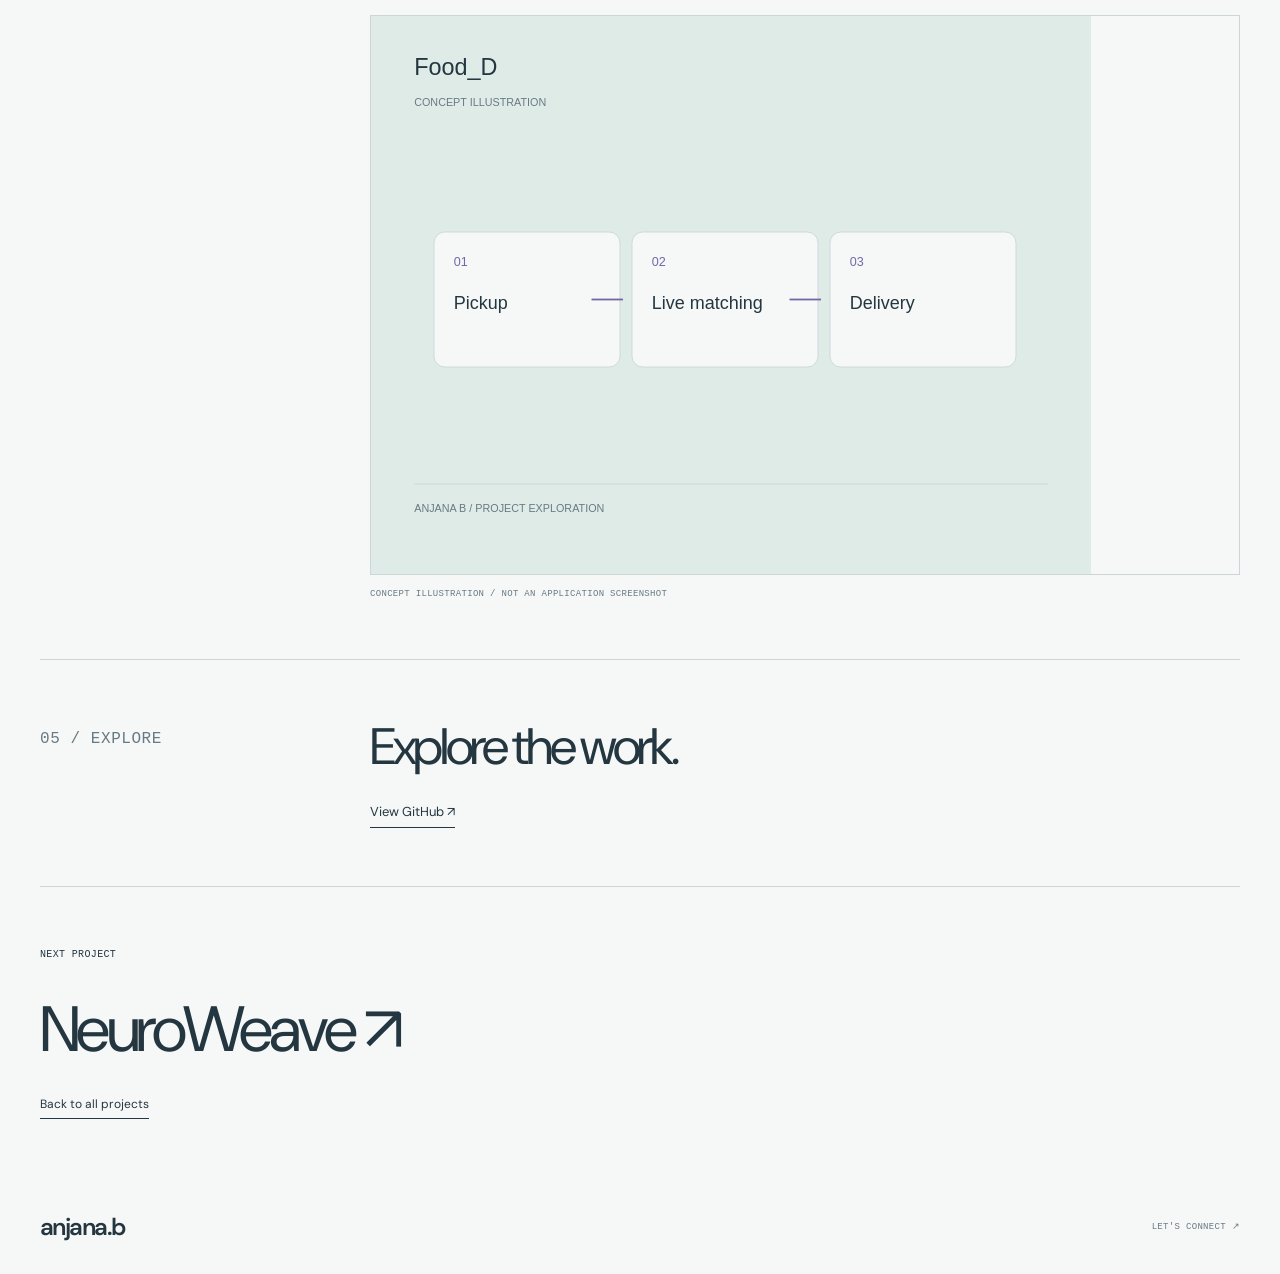
<file: projects/food-d.html>
<!doctype html>
<html lang="en"><head><meta charset="utf-8"><meta name="viewport" content="width=device-width, initial-scale=1"><meta name="theme-color" content="#f6f8f8">
<title>Food_D — Anjana B / Project</title><meta name="description" content="A real-time delivery optimization project focused on live delivery matching, using React, Spring Boot, and Go.">
<link rel="icon" href="../favicon.svg" type="image/svg+xml"><link rel="preconnect" href="https://fonts.googleapis.com"><link rel="preconnect" href="https://fonts.gstatic.com" crossorigin><link href="https://fonts.googleapis.com/css2?family=DM+Sans:wght@400;450;500;550;600;650;700&display=swap" rel="stylesheet">
<link rel="stylesheet" href="../style.css"><link rel="stylesheet" href="../editorial.css?v=20260922-3"></head>
<body class="case-page"><a class="skip-link" href="#main">Skip to project details</a>
<header class="case-header wrap"><a class="brand" href="../index.html#home">anjana.b</a><nav class="mono" aria-label="Project navigation"><a href="../index.html#work">All projects ↗</a><a href="../index.html#research">Research</a><a href="../index.html#contact">Contact</a></nav></header>
<main id="main" class="wrap"><header class="case-hero"><p class="mono">Full-stack / Delivery</p><h1>Food_D</h1><p class="case-summary">Live matching for delivery workflows.</p><div class="case-facts"><span class="mono">React · Spring Boot · Go</span></div><div class="project-actions"><a class="case-link" href="https://github.com/anjanareghu/Food_D-Real-Time-Delivery-Optimization" target="_blank" rel="noopener noreferrer">View GitHub ↗</a></div></header>
<nav class="case-index mono" aria-label="On this page"><a href="#overview">Overview</a><a href="#features">Features</a><a href="#approach">Technology</a><a href="#visuals">Visuals</a><a href="#links">Links</a></nav>
<section class="case-section" id="overview"><p class="mono">01 / Overview</p><div><h2>About the project.</h2><p>A real-time delivery optimization project focused on live delivery matching, using React, Spring Boot, and Go.</p></div></section><section class="case-section" id="features"><p class="mono">02 / Features</p><div><h2>What it does.</h2><ul><li>Live delivery matching</li></ul></div></section><section class="case-section" id="approach"><p class="mono">03 / Technology</p><div><h2>How it comes together.</h2><ol class="architecture-flow" aria-label="Component overview"><li><span class="mono">01</span><strong>Delivery requests</strong></li><li><span class="mono">02</span><strong>Live matching</strong></li><li><span class="mono">03</span><strong>Delivery workflow</strong></li></ol><p class="mono">Component overview / project concept</p><dl class="spec-list"><div><dt>Technology</dt><dd>React · Spring Boot · Go</dd></div></dl></div></section><section class="case-section" id="visuals"><p class="mono">04 / Visuals</p><div><h2>Project visual.</h2><div class="case-gallery"><figure class="case-screenshot"><img src="../assets/food-d.svg" alt="Concept illustration of connected pickup and delivery locations." width="800" height="620" loading="lazy" decoding="async"><figcaption class="mono">Concept illustration / not an application screenshot</figcaption></figure></div></div></section><section class="case-section" id="links"><p class="mono">05 / Explore</p><div><h2>Explore the work.</h2><div class="project-actions"><a class="case-link" href="https://github.com/anjanareghu/Food_D-Real-Time-Delivery-Optimization" target="_blank" rel="noopener noreferrer">View GitHub ↗</a></div></div></section>
<footer class="case-next"><span class="mono">Next project</span><a href="neuroweave.html">NeuroWeave ↗</a><a class="text-link" href="../index.html#work">Back to all projects</a></footer></main>
<footer class="site-footer wrap"><a class="brand" href="../index.html#home">anjana.b</a><a class="mono" href="../index.html#contact">Let's connect ↗</a></footer></body></html>
</file>
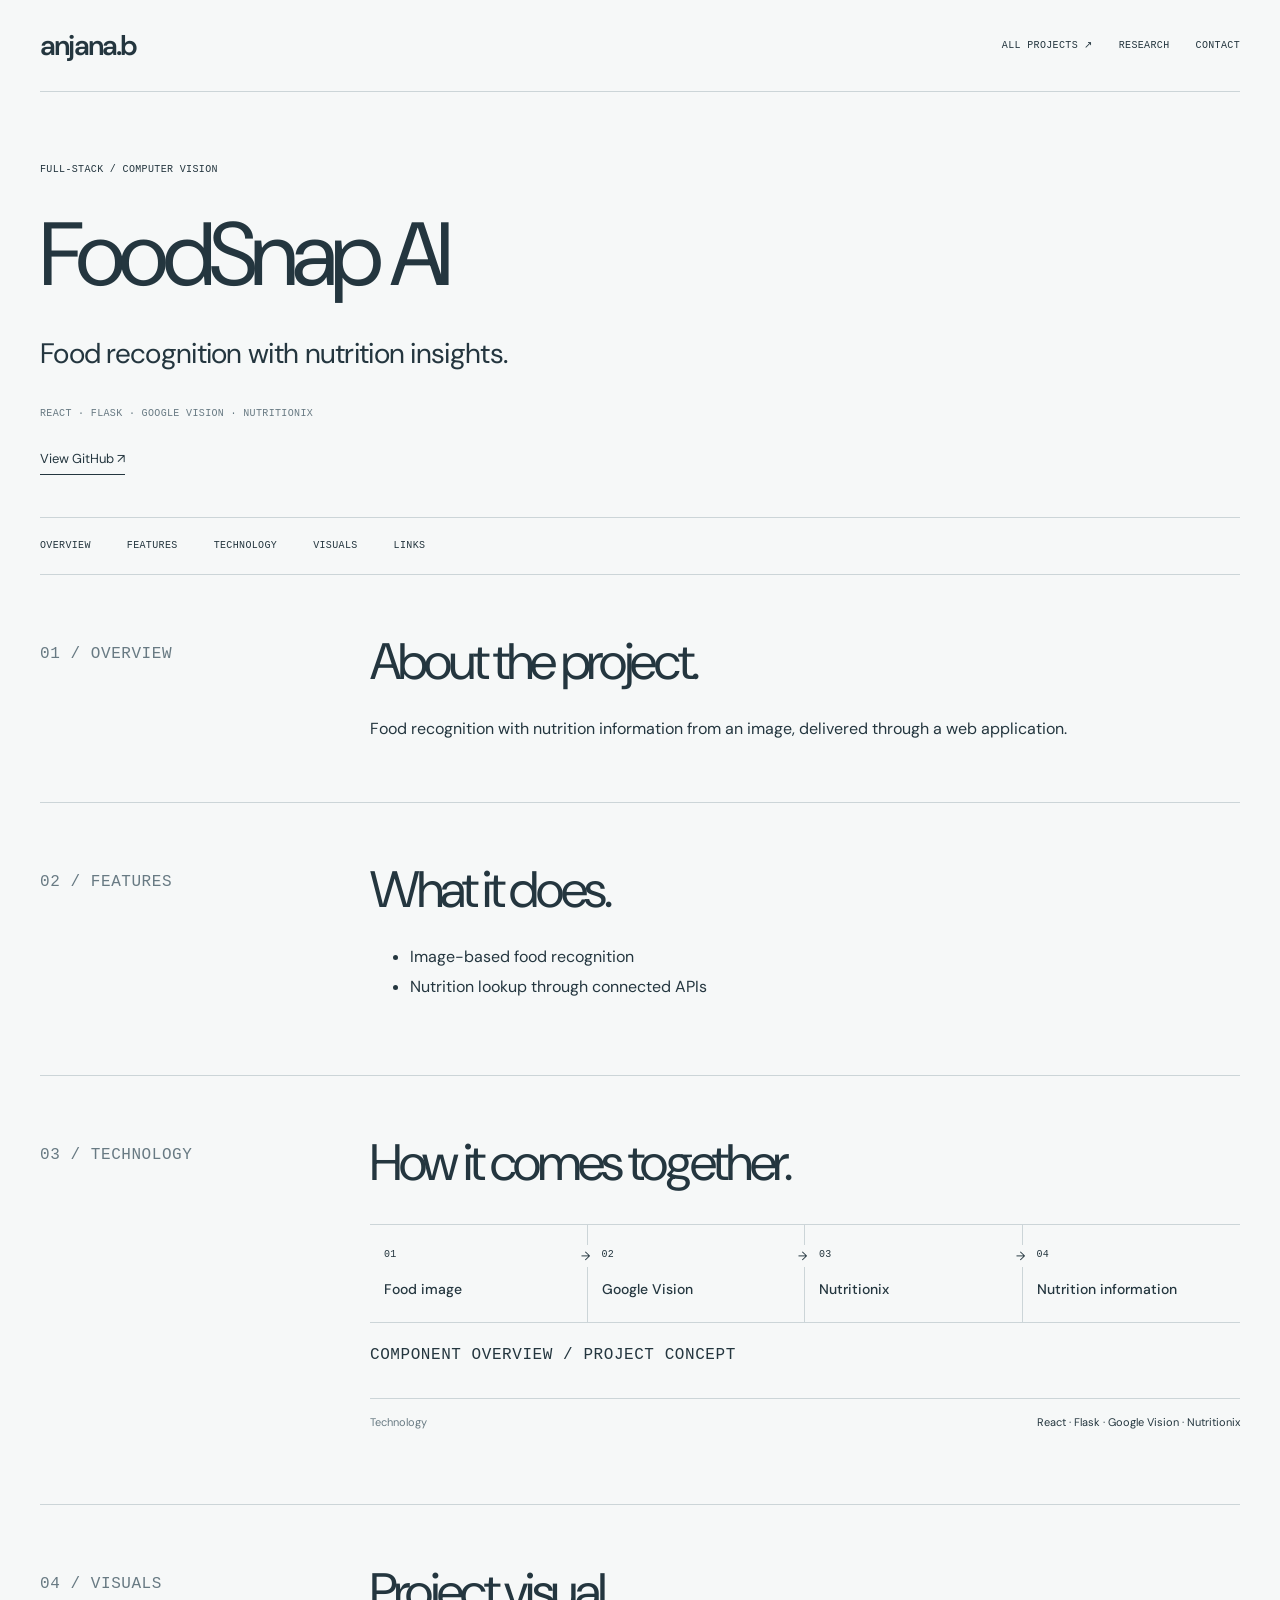
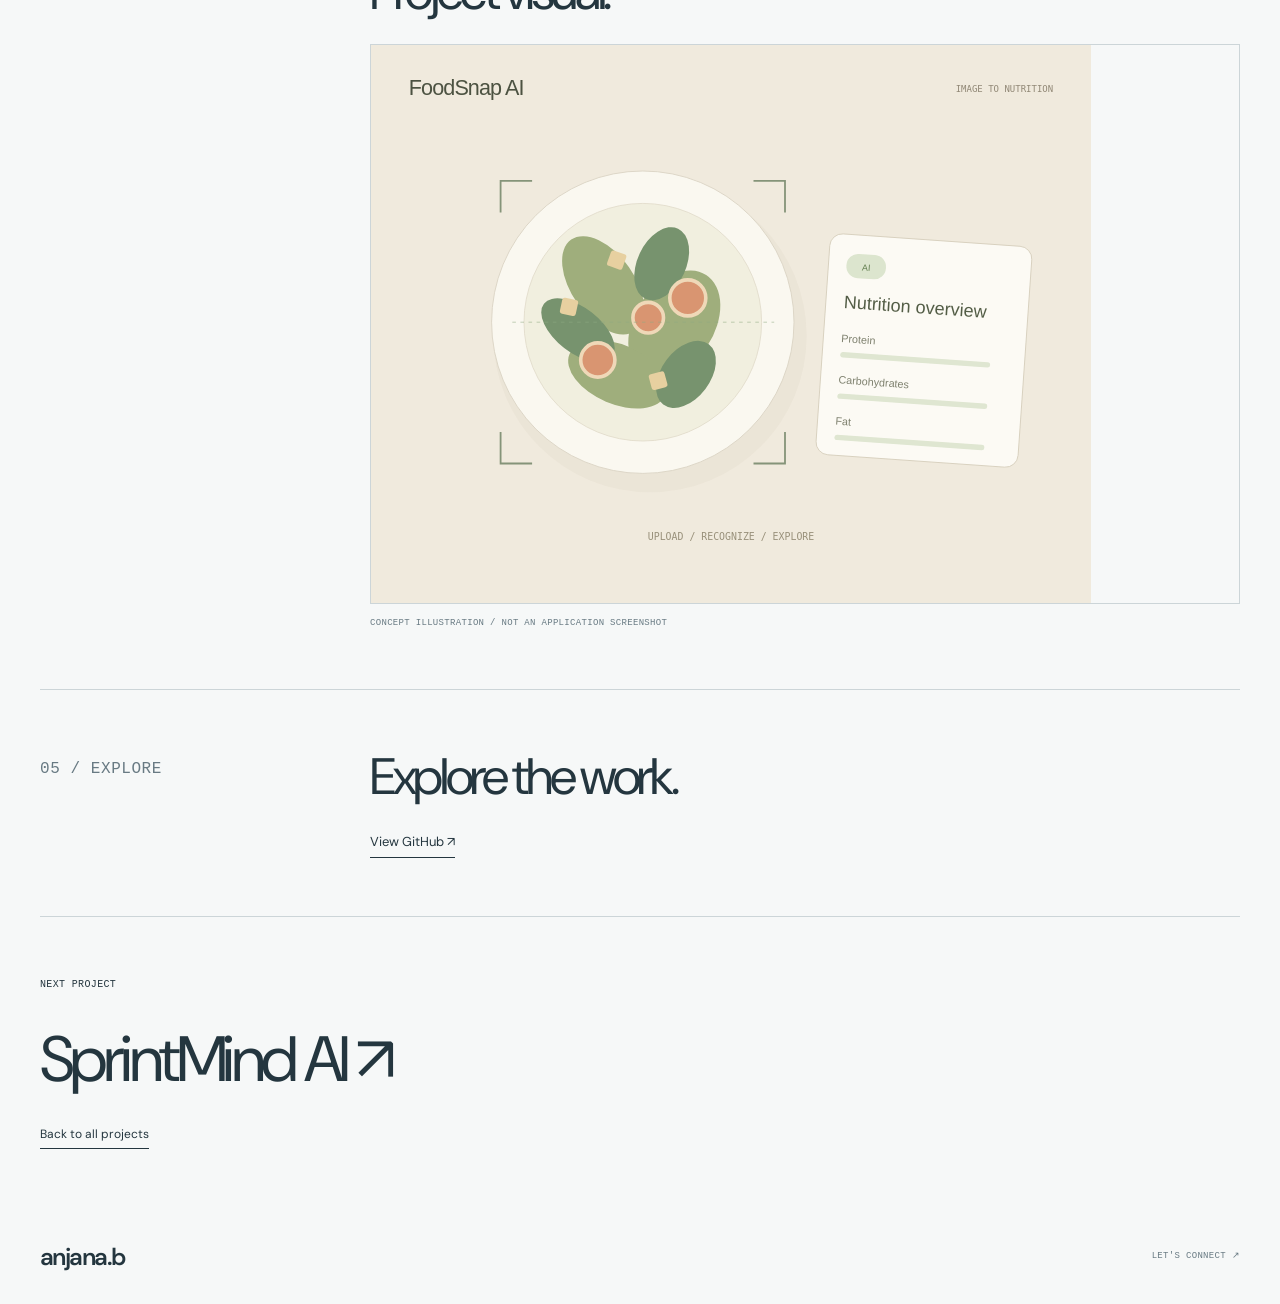
<file: projects/foodsnap-ai.html>
<!doctype html>
<html lang="en"><head><meta charset="utf-8"><meta name="viewport" content="width=device-width, initial-scale=1"><meta name="theme-color" content="#f6f8f8">
<title>FoodSnap AI — Anjana B / Project</title><meta name="description" content="Food recognition with nutrition information from an image, delivered through a web application.">
<link rel="icon" href="../favicon.svg" type="image/svg+xml"><link rel="preconnect" href="https://fonts.googleapis.com"><link rel="preconnect" href="https://fonts.gstatic.com" crossorigin><link href="https://fonts.googleapis.com/css2?family=DM+Sans:wght@400;450;500;550;600;650;700&display=swap" rel="stylesheet">
<link rel="stylesheet" href="../style.css"><link rel="stylesheet" href="../editorial.css?v=20260922-3"></head>
<body class="case-page"><a class="skip-link" href="#main">Skip to project details</a>
<header class="case-header wrap"><a class="brand" href="../index.html#home">anjana.b</a><nav class="mono" aria-label="Project navigation"><a href="../index.html#work">All projects ↗</a><a href="../index.html#research">Research</a><a href="../index.html#contact">Contact</a></nav></header>
<main id="main" class="wrap"><header class="case-hero"><p class="mono">Full-stack / Computer vision</p><h1>FoodSnap AI</h1><p class="case-summary">Food recognition with nutrition insights.</p><div class="case-facts"><span class="mono">React · Flask · Google Vision · Nutritionix</span></div><div class="project-actions"><a class="case-link" href="https://github.com/anjanareghu/FoodSnapAI" target="_blank" rel="noopener noreferrer">View GitHub ↗</a></div></header>
<nav class="case-index mono" aria-label="On this page"><a href="#overview">Overview</a><a href="#features">Features</a><a href="#approach">Technology</a><a href="#visuals">Visuals</a><a href="#links">Links</a></nav>
<section class="case-section" id="overview"><p class="mono">01 / Overview</p><div><h2>About the project.</h2><p>Food recognition with nutrition information from an image, delivered through a web application.</p></div></section><section class="case-section" id="features"><p class="mono">02 / Features</p><div><h2>What it does.</h2><ul><li>Image-based food recognition</li><li>Nutrition lookup through connected APIs</li></ul></div></section><section class="case-section" id="approach"><p class="mono">03 / Technology</p><div><h2>How it comes together.</h2><ol class="architecture-flow" aria-label="Component overview"><li><span class="mono">01</span><strong>Food image</strong></li><li><span class="mono">02</span><strong>Google Vision</strong></li><li><span class="mono">03</span><strong>Nutritionix</strong></li><li><span class="mono">04</span><strong>Nutrition information</strong></li></ol><p class="mono">Component overview / project concept</p><dl class="spec-list"><div><dt>Technology</dt><dd>React · Flask · Google Vision · Nutritionix</dd></div></dl></div></section><section class="case-section" id="visuals"><p class="mono">04 / Visuals</p><div><h2>Project visual.</h2><div class="case-gallery"><figure class="case-screenshot"><img src="../assets/foodsnap.svg" alt="Concept illustration of food recognition and nutrition categories." width="800" height="620" loading="lazy" decoding="async"><figcaption class="mono">Concept illustration / not an application screenshot</figcaption></figure></div></div></section><section class="case-section" id="links"><p class="mono">05 / Explore</p><div><h2>Explore the work.</h2><div class="project-actions"><a class="case-link" href="https://github.com/anjanareghu/FoodSnapAI" target="_blank" rel="noopener noreferrer">View GitHub ↗</a></div></div></section>
<footer class="case-next"><span class="mono">Next project</span><a href="sprintmind-ai.html">SprintMind AI ↗</a><a class="text-link" href="../index.html#work">Back to all projects</a></footer></main>
<footer class="site-footer wrap"><a class="brand" href="../index.html#home">anjana.b</a><a class="mono" href="../index.html#contact">Let's connect ↗</a></footer></body></html>
</file>
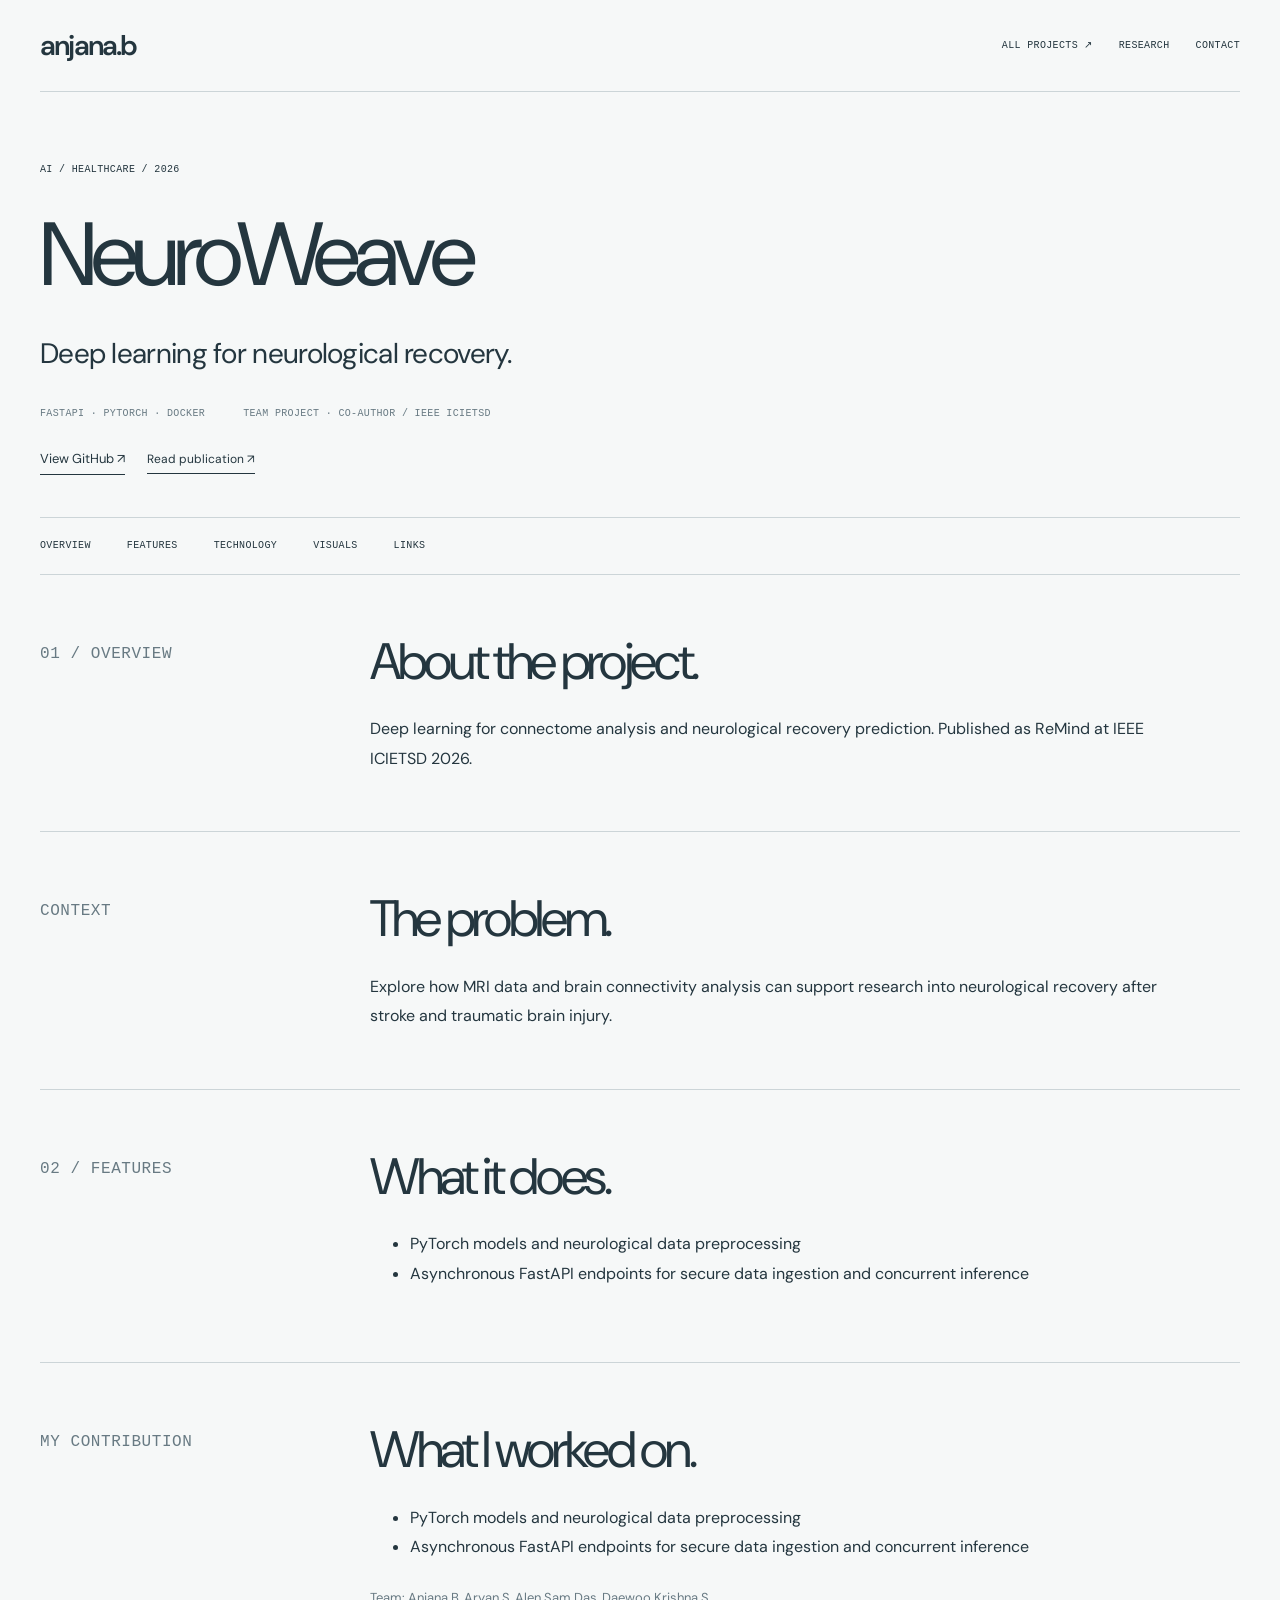
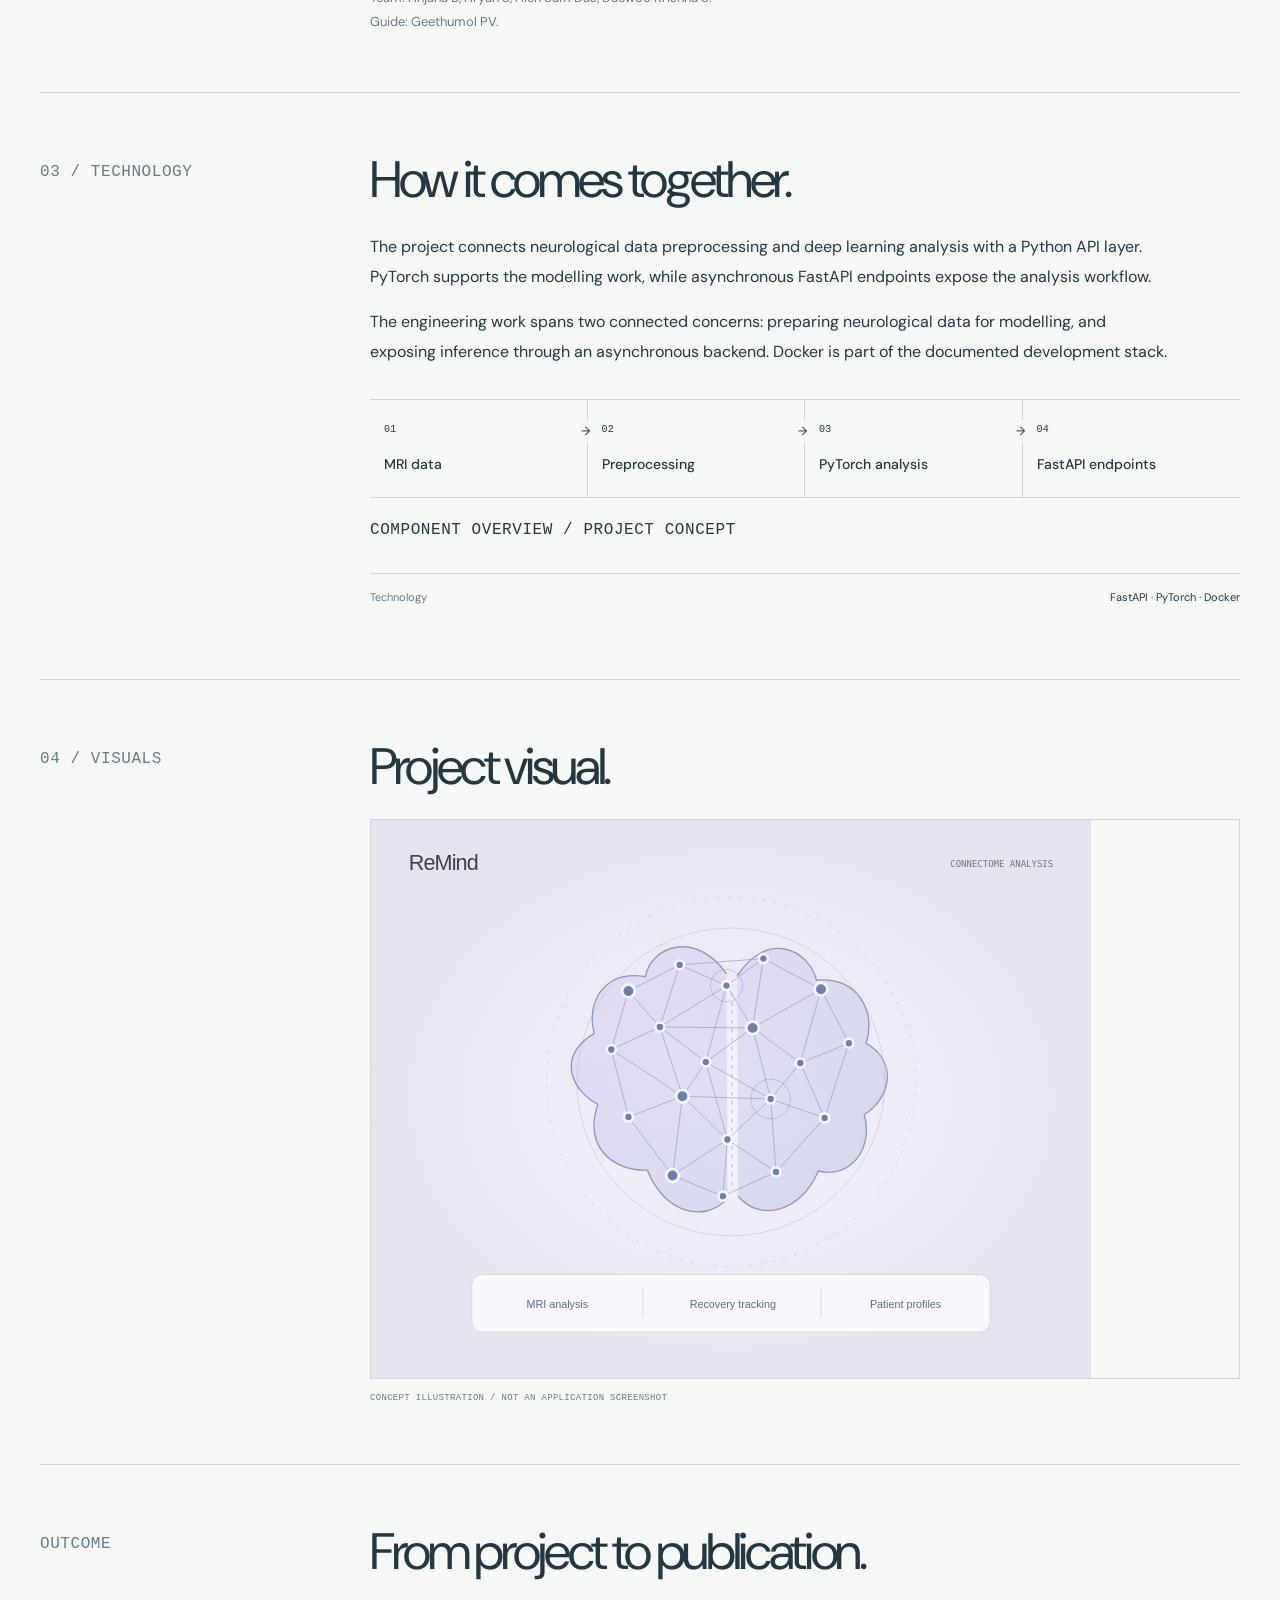
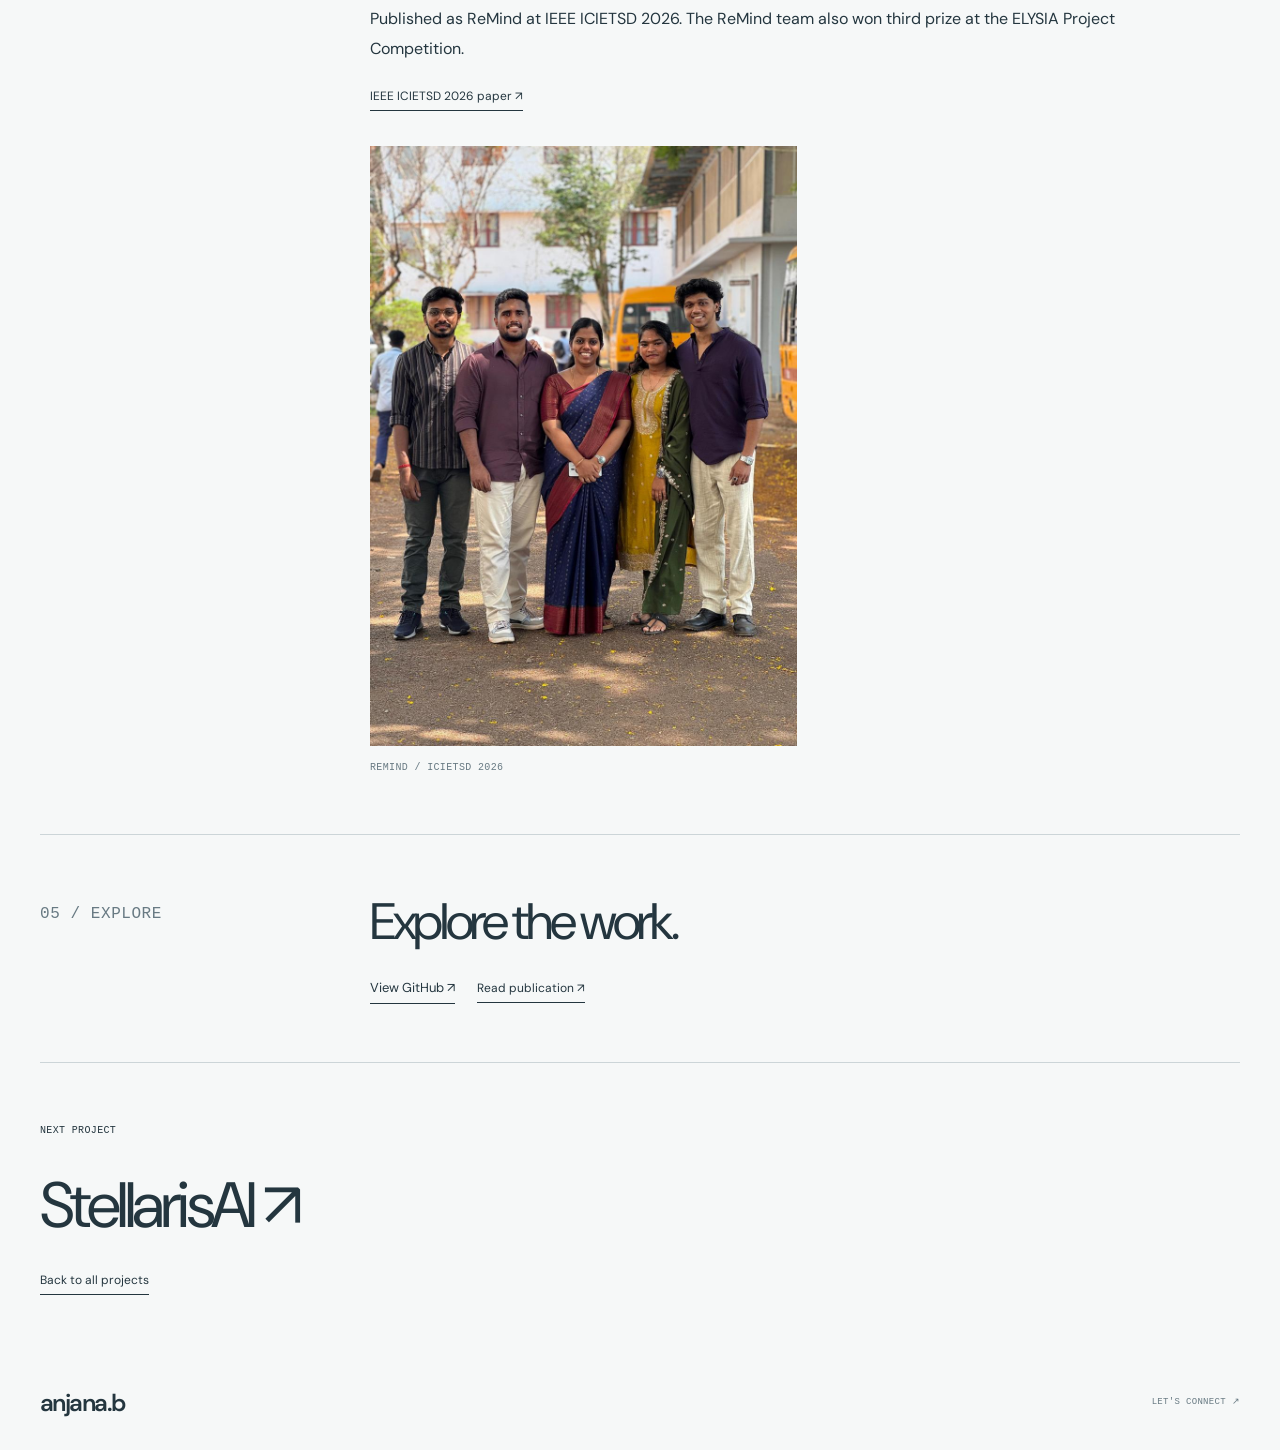
<file: projects/neuroweave.html>
<!doctype html>
<html lang="en"><head><meta charset="utf-8"><meta name="viewport" content="width=device-width, initial-scale=1"><meta name="theme-color" content="#f6f8f8">
<title>NeuroWeave — Anjana B / Project</title><meta name="description" content="Deep learning for connectome analysis and neurological recovery prediction. Published as ReMind at IEEE ICIETSD 2026.">
<link rel="icon" href="../favicon.svg" type="image/svg+xml"><link rel="preconnect" href="https://fonts.googleapis.com"><link rel="preconnect" href="https://fonts.gstatic.com" crossorigin><link href="https://fonts.googleapis.com/css2?family=DM+Sans:wght@400;450;500;550;600;650;700&display=swap" rel="stylesheet">
<link rel="stylesheet" href="../style.css"><link rel="stylesheet" href="../editorial.css?v=20260922-3"></head>
<body class="case-page"><a class="skip-link" href="#main">Skip to project details</a>
<header class="case-header wrap"><a class="brand" href="../index.html#home">anjana.b</a><nav class="mono" aria-label="Project navigation"><a href="../index.html#work">All projects ↗</a><a href="../index.html#research">Research</a><a href="../index.html#contact">Contact</a></nav></header>
<main id="main" class="wrap"><header class="case-hero"><p class="mono">AI / Healthcare / 2026</p><h1>NeuroWeave</h1><p class="case-summary">Deep learning for neurological recovery.</p><div class="case-facts"><span class="mono">FastAPI · PyTorch · Docker</span><span class="mono">Team project · Co-author / IEEE ICIETSD</span></div><div class="project-actions"><a class="case-link" href="https://github.com/anjanareghu/NeuroWeave_Deep_Learning_Based_Connectome_Analysis_for_Neurological_Recovery" target="_blank" rel="noopener noreferrer">View GitHub ↗</a><a class="text-link" href="https://doi.org/10.1109/ICIETSD68684.2026.11584890" target="_blank" rel="noopener noreferrer">Read publication ↗</a></div></header>
<nav class="case-index mono" aria-label="On this page"><a href="#overview">Overview</a><a href="#features">Features</a><a href="#approach">Technology</a><a href="#visuals">Visuals</a><a href="#links">Links</a></nav>
<section class="case-section" id="overview"><p class="mono">01 / Overview</p><div><h2>About the project.</h2><p>Deep learning for connectome analysis and neurological recovery prediction. Published as ReMind at IEEE ICIETSD 2026.</p></div></section><section class="case-section" id="problem"><p class="mono">Context</p><div><h2>The problem.</h2><p>Explore how MRI data and brain connectivity analysis can support research into neurological recovery after stroke and traumatic brain injury.</p></div></section><section class="case-section" id="features"><p class="mono">02 / Features</p><div><h2>What it does.</h2><ul><li>PyTorch models and neurological data preprocessing</li><li>Asynchronous FastAPI endpoints for secure data ingestion and concurrent inference</li></ul></div></section><section class="case-section" id="contribution"><p class="mono">My contribution</p><div><h2>What I worked on.</h2><ul><li>PyTorch models and neurological data preprocessing</li><li>Asynchronous FastAPI endpoints for secure data ingestion and concurrent inference</li></ul><p class="case-credit">Team: Anjana B, Aryan S, Alen Sam Das, Daewoo Krishna S.<br>Guide: Geethumol PV.</p></div></section><section class="case-section" id="approach"><p class="mono">03 / Technology</p><div><h2>How it comes together.</h2><p>The project connects neurological data preprocessing and deep learning analysis with a Python API layer. PyTorch supports the modelling work, while asynchronous FastAPI endpoints expose the analysis workflow.</p><p>The engineering work spans two connected concerns: preparing neurological data for modelling, and exposing inference through an asynchronous backend. Docker is part of the documented development stack.</p><ol class="architecture-flow" aria-label="Component overview"><li><span class="mono">01</span><strong>MRI data</strong></li><li><span class="mono">02</span><strong>Preprocessing</strong></li><li><span class="mono">03</span><strong>PyTorch analysis</strong></li><li><span class="mono">04</span><strong>FastAPI endpoints</strong></li></ol><p class="mono">Component overview / project concept</p><dl class="spec-list"><div><dt>Technology</dt><dd>FastAPI · PyTorch · Docker</dd></div></dl></div></section><section class="case-section" id="visuals"><p class="mono">04 / Visuals</p><div><h2>Project visual.</h2><div class="case-gallery"><figure class="case-screenshot"><img src="../assets/remind.svg" alt="Concept illustration of a brain connectivity network." width="800" height="620" loading="lazy" decoding="async"><figcaption class="mono">Concept illustration / not an application screenshot</figcaption></figure></div></div></section><section class="case-section" id="outcome"><p class="mono">Outcome</p><div><h2>From project to publication.</h2><p>Published as ReMind at IEEE ICIETSD 2026. The ReMind team also won third prize at the ELYSIA Project Competition.</p><a class="text-link" href="https://doi.org/10.1109/ICIETSD68684.2026.11584890" target="_blank" rel="noopener noreferrer">IEEE ICIETSD 2026 paper ↗</a><figure class="case-photo"><img src="../photos/ReMind.jpeg" alt="ReMind team and mentor together outdoors." width="910" height="1280" loading="lazy" decoding="async"><figcaption class="mono">ReMind / ICIETSD 2026</figcaption></figure></div></section><section class="case-section" id="links"><p class="mono">05 / Explore</p><div><h2>Explore the work.</h2><div class="project-actions"><a class="case-link" href="https://github.com/anjanareghu/NeuroWeave_Deep_Learning_Based_Connectome_Analysis_for_Neurological_Recovery" target="_blank" rel="noopener noreferrer">View GitHub ↗</a><a class="text-link" href="https://doi.org/10.1109/ICIETSD68684.2026.11584890" target="_blank" rel="noopener noreferrer">Read publication ↗</a></div></div></section>
<footer class="case-next"><span class="mono">Next project</span><a href="stellaris-ai.html">StellarisAI ↗</a><a class="text-link" href="../index.html#work">Back to all projects</a></footer></main>
<footer class="site-footer wrap"><a class="brand" href="../index.html#home">anjana.b</a><a class="mono" href="../index.html#contact">Let's connect ↗</a></footer></body></html>
</file>
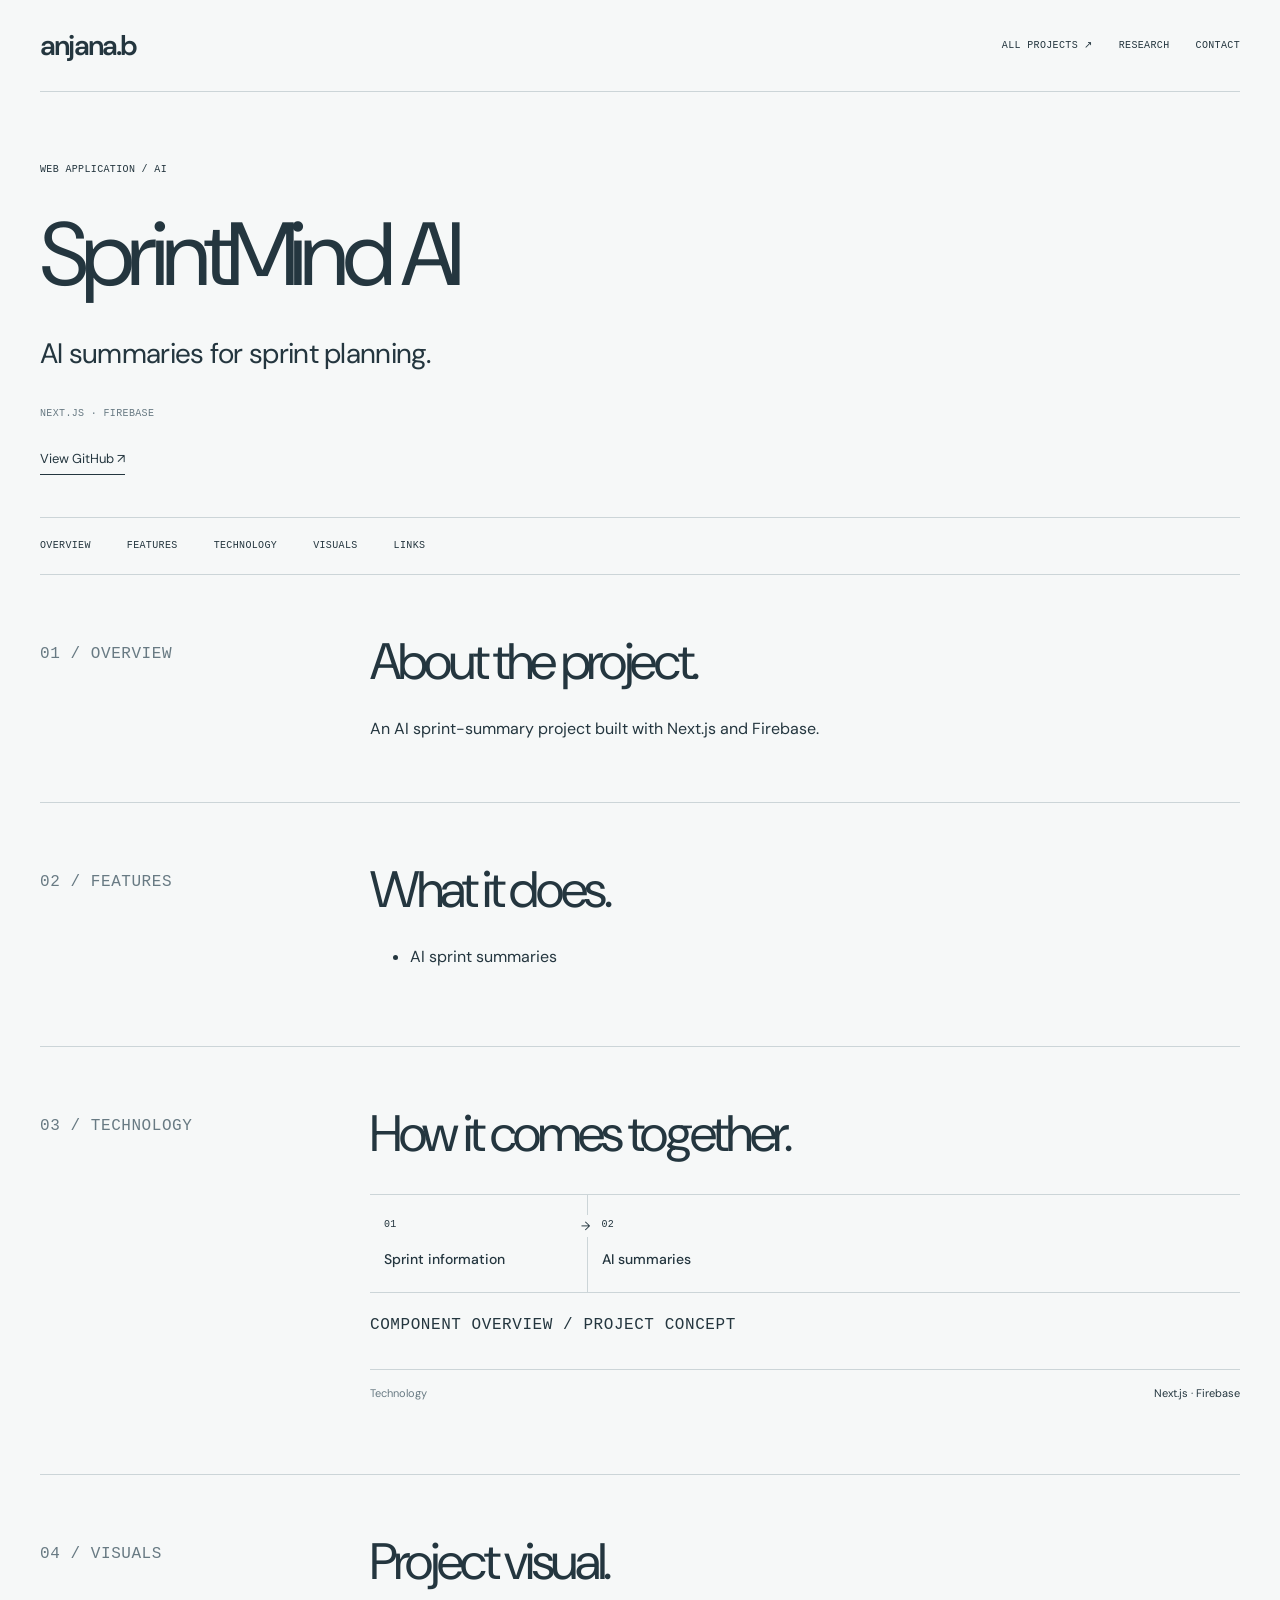
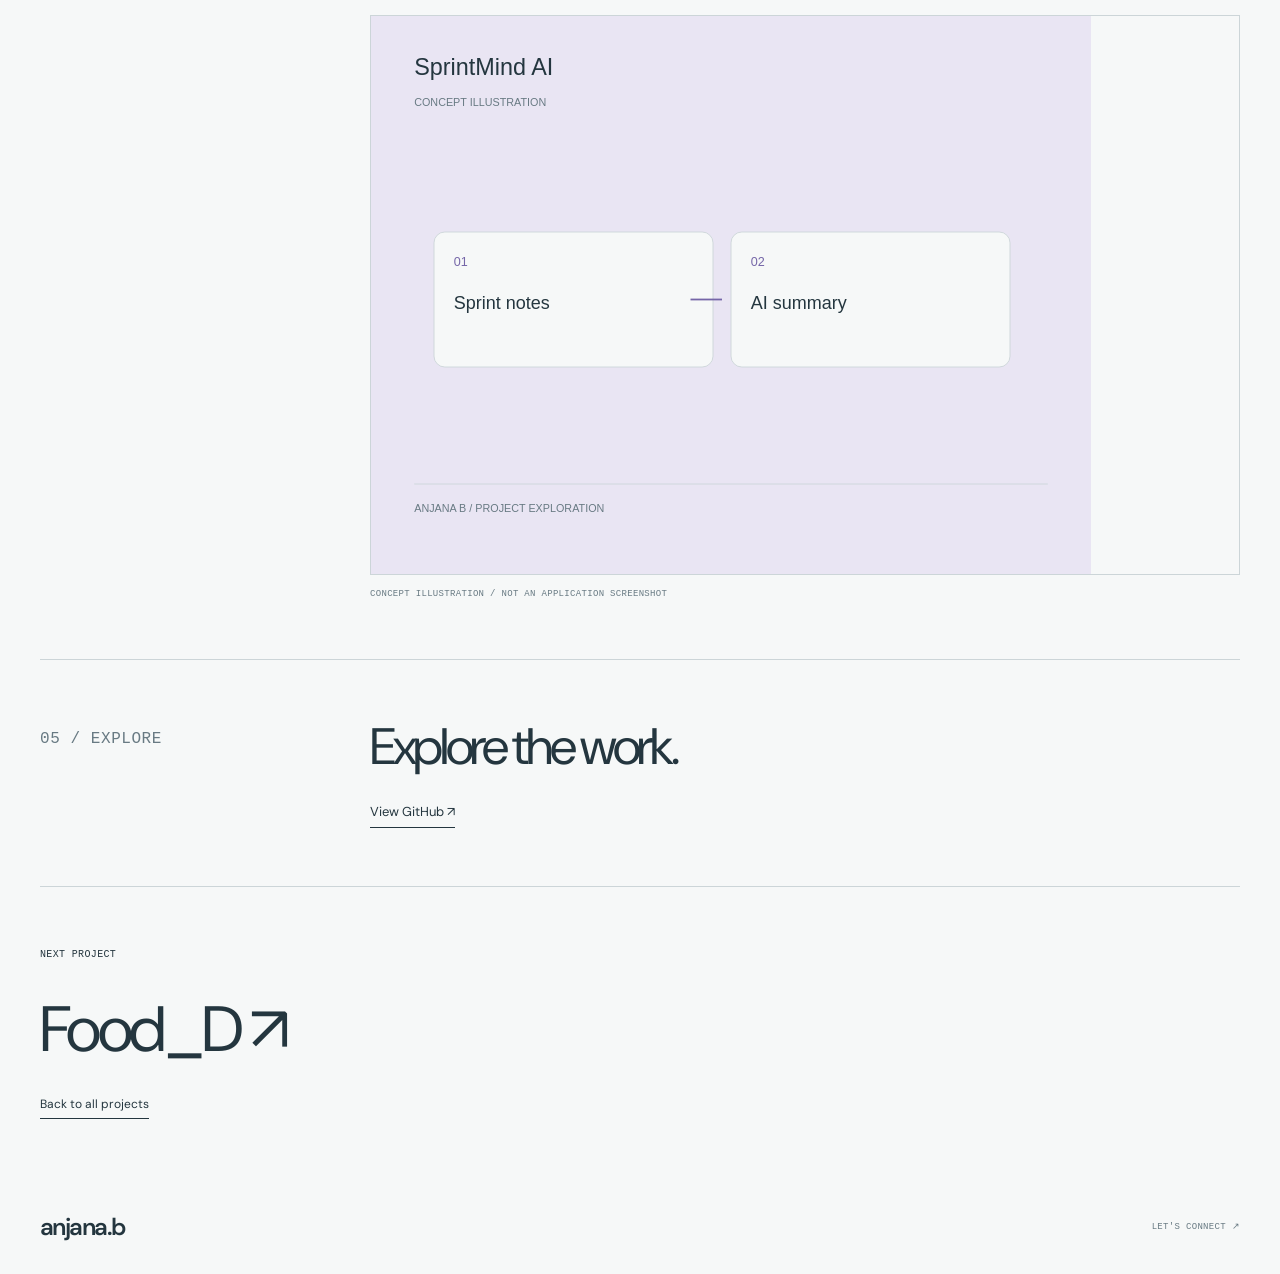
<file: projects/sprintmind-ai.html>
<!doctype html>
<html lang="en"><head><meta charset="utf-8"><meta name="viewport" content="width=device-width, initial-scale=1"><meta name="theme-color" content="#f6f8f8">
<title>SprintMind AI — Anjana B / Project</title><meta name="description" content="An AI sprint-summary project built with Next.js and Firebase.">
<link rel="icon" href="../favicon.svg" type="image/svg+xml"><link rel="preconnect" href="https://fonts.googleapis.com"><link rel="preconnect" href="https://fonts.gstatic.com" crossorigin><link href="https://fonts.googleapis.com/css2?family=DM+Sans:wght@400;450;500;550;600;650;700&display=swap" rel="stylesheet">
<link rel="stylesheet" href="../style.css"><link rel="stylesheet" href="../editorial.css?v=20260922-3"></head>
<body class="case-page"><a class="skip-link" href="#main">Skip to project details</a>
<header class="case-header wrap"><a class="brand" href="../index.html#home">anjana.b</a><nav class="mono" aria-label="Project navigation"><a href="../index.html#work">All projects ↗</a><a href="../index.html#research">Research</a><a href="../index.html#contact">Contact</a></nav></header>
<main id="main" class="wrap"><header class="case-hero"><p class="mono">Web application / AI</p><h1>SprintMind AI</h1><p class="case-summary">AI summaries for sprint planning.</p><div class="case-facts"><span class="mono">Next.js · Firebase</span></div><div class="project-actions"><a class="case-link" href="https://github.com/anjanareghu/SprintMind-AI" target="_blank" rel="noopener noreferrer">View GitHub ↗</a></div></header>
<nav class="case-index mono" aria-label="On this page"><a href="#overview">Overview</a><a href="#features">Features</a><a href="#approach">Technology</a><a href="#visuals">Visuals</a><a href="#links">Links</a></nav>
<section class="case-section" id="overview"><p class="mono">01 / Overview</p><div><h2>About the project.</h2><p>An AI sprint-summary project built with Next.js and Firebase.</p></div></section><section class="case-section" id="features"><p class="mono">02 / Features</p><div><h2>What it does.</h2><ul><li>AI sprint summaries</li></ul></div></section><section class="case-section" id="approach"><p class="mono">03 / Technology</p><div><h2>How it comes together.</h2><ol class="architecture-flow" aria-label="Component overview"><li><span class="mono">01</span><strong>Sprint information</strong></li><li><span class="mono">02</span><strong>AI summaries</strong></li></ol><p class="mono">Component overview / project concept</p><dl class="spec-list"><div><dt>Technology</dt><dd>Next.js · Firebase</dd></div></dl></div></section><section class="case-section" id="visuals"><p class="mono">04 / Visuals</p><div><h2>Project visual.</h2><div class="case-gallery"><figure class="case-screenshot"><img src="../assets/sprintmind.svg" alt="Concept illustration of sprint notes being organized into a summary." width="800" height="620" loading="lazy" decoding="async"><figcaption class="mono">Concept illustration / not an application screenshot</figcaption></figure></div></div></section><section class="case-section" id="links"><p class="mono">05 / Explore</p><div><h2>Explore the work.</h2><div class="project-actions"><a class="case-link" href="https://github.com/anjanareghu/SprintMind-AI" target="_blank" rel="noopener noreferrer">View GitHub ↗</a></div></div></section>
<footer class="case-next"><span class="mono">Next project</span><a href="food-d.html">Food_D ↗</a><a class="text-link" href="../index.html#work">Back to all projects</a></footer></main>
<footer class="site-footer wrap"><a class="brand" href="../index.html#home">anjana.b</a><a class="mono" href="../index.html#contact">Let's connect ↗</a></footer></body></html>
</file>
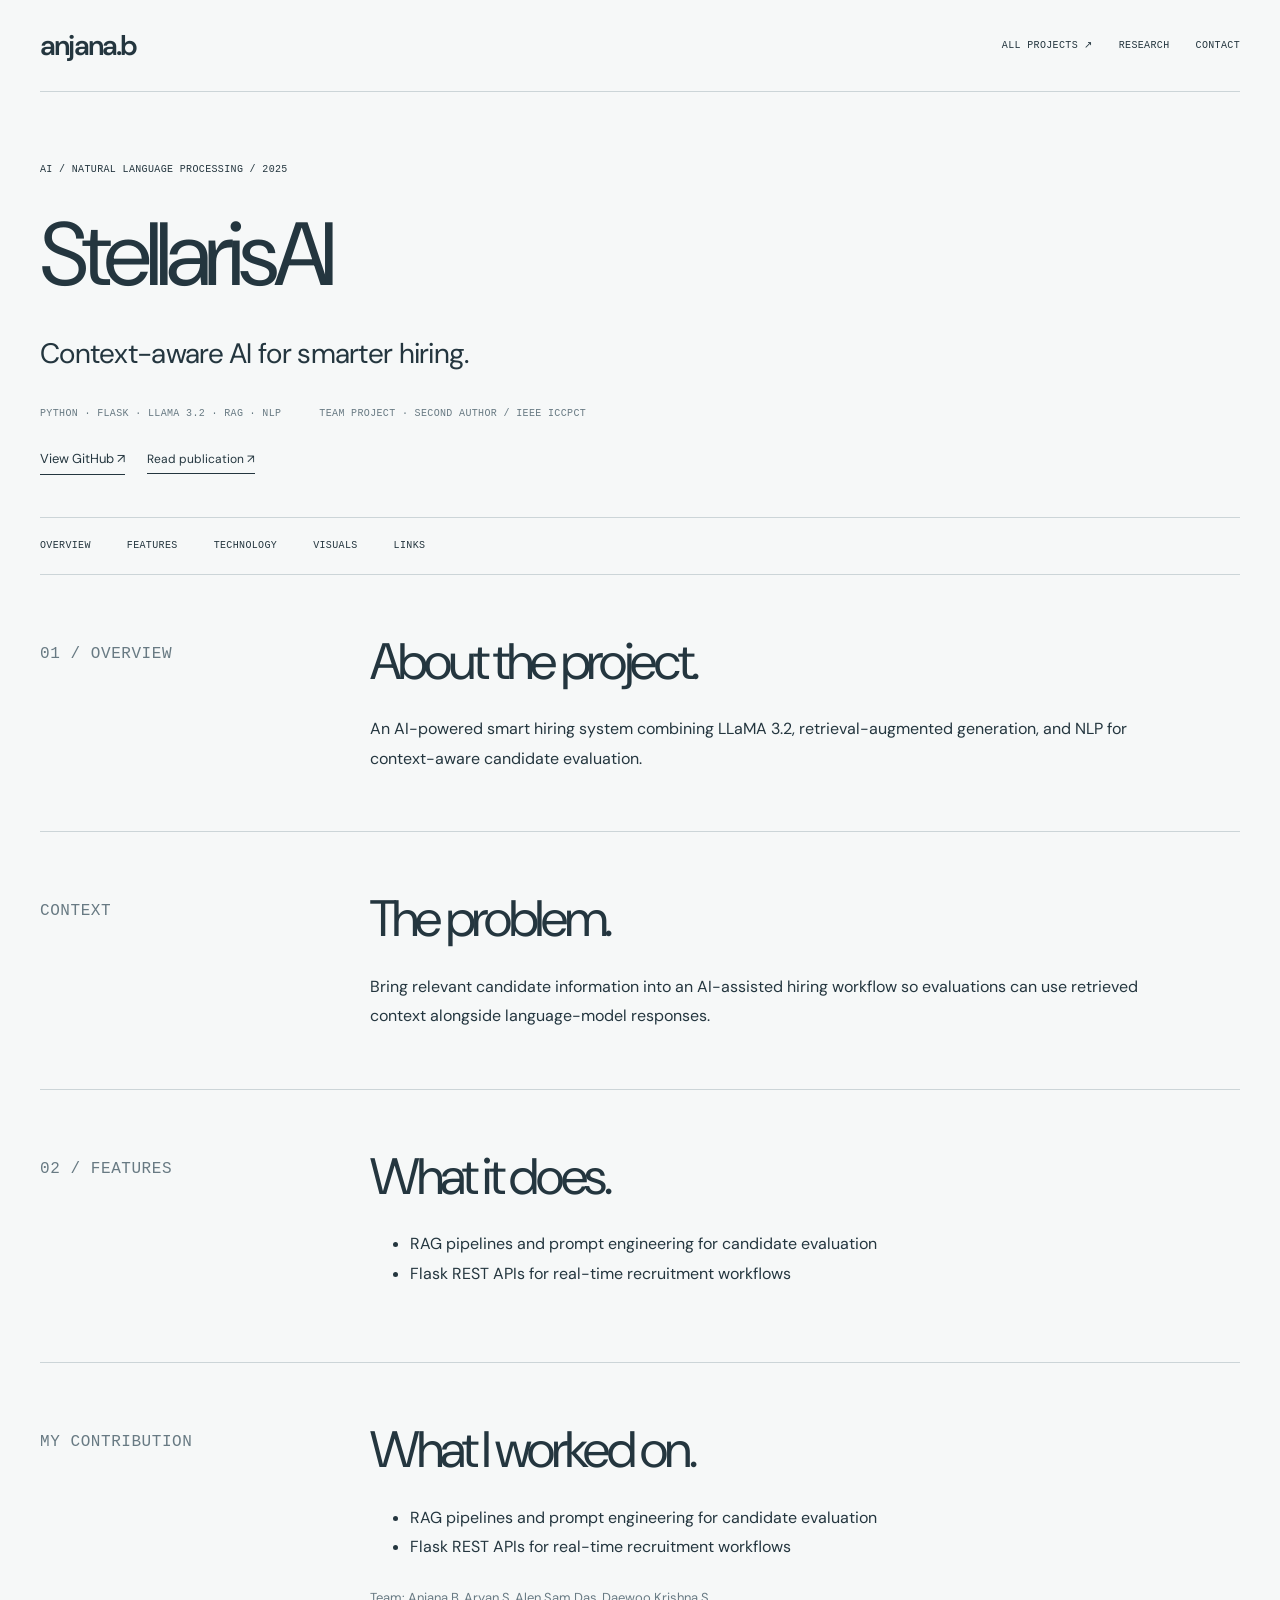
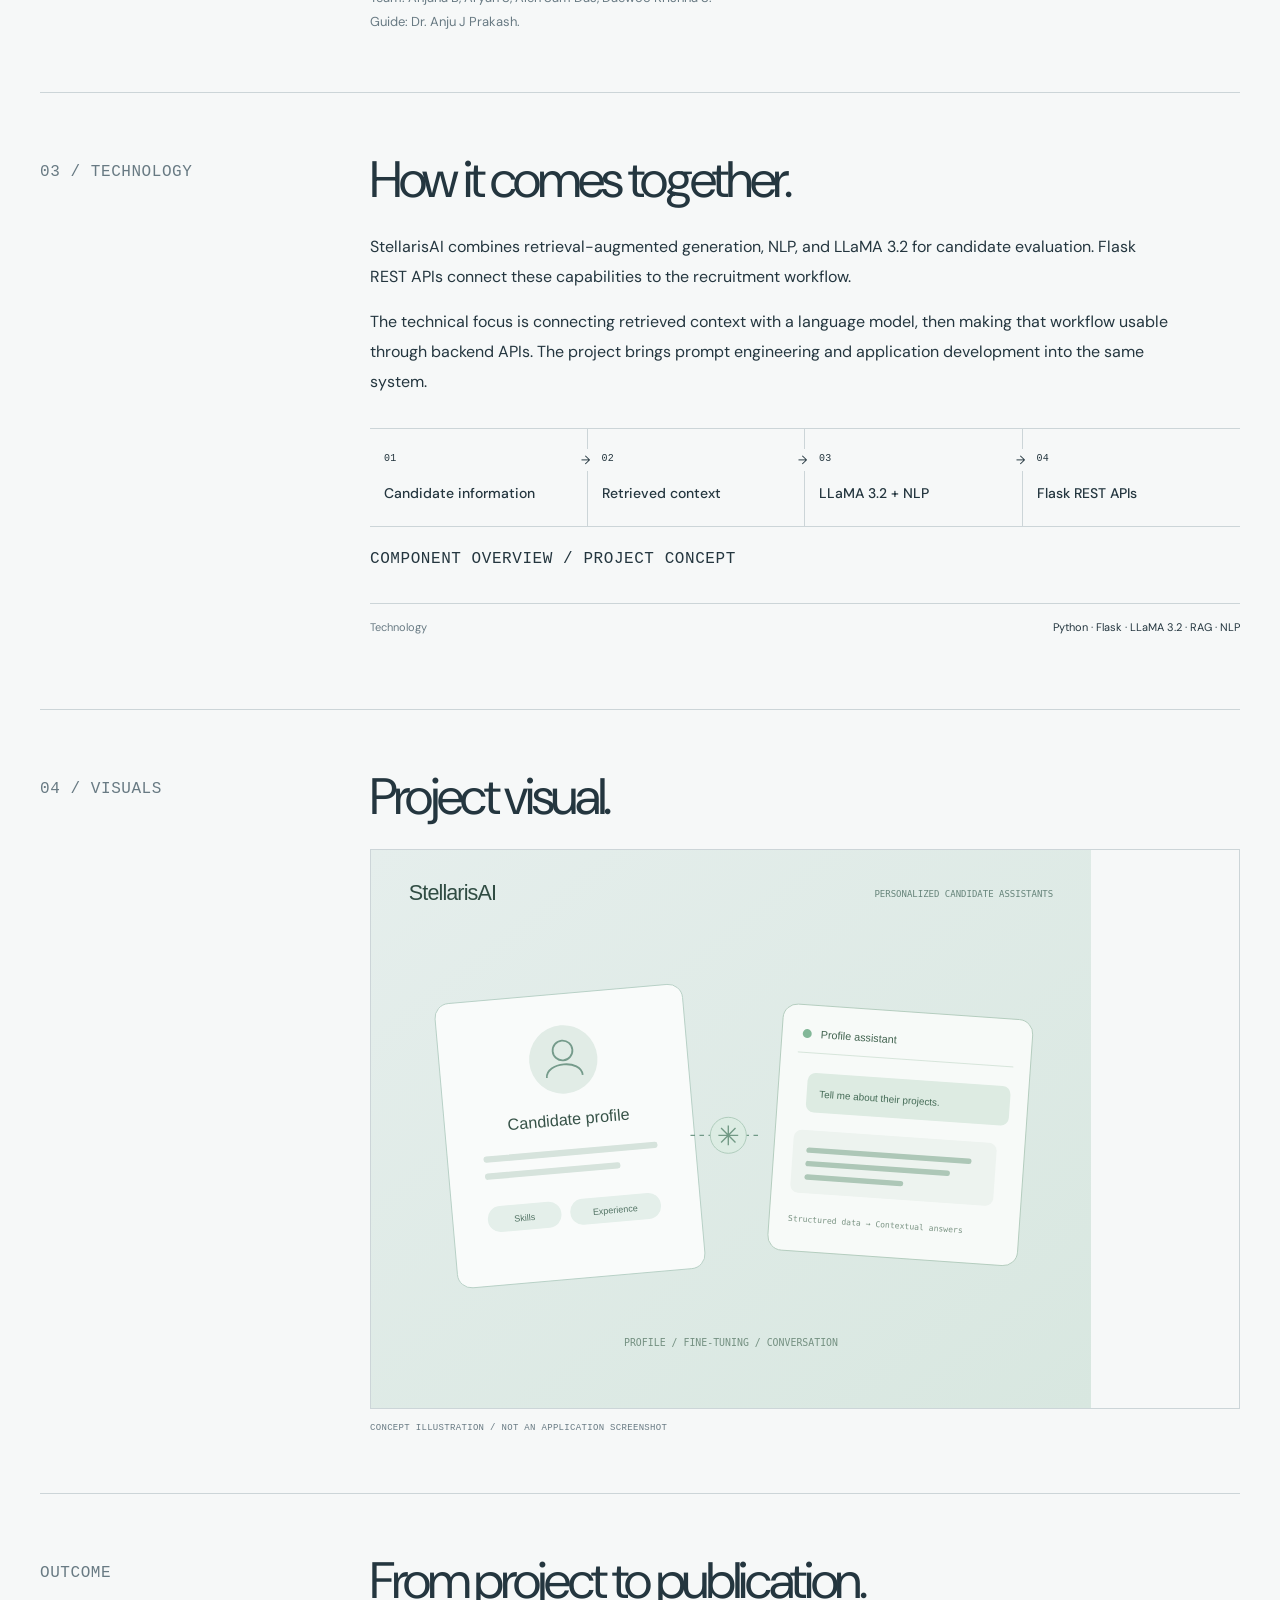
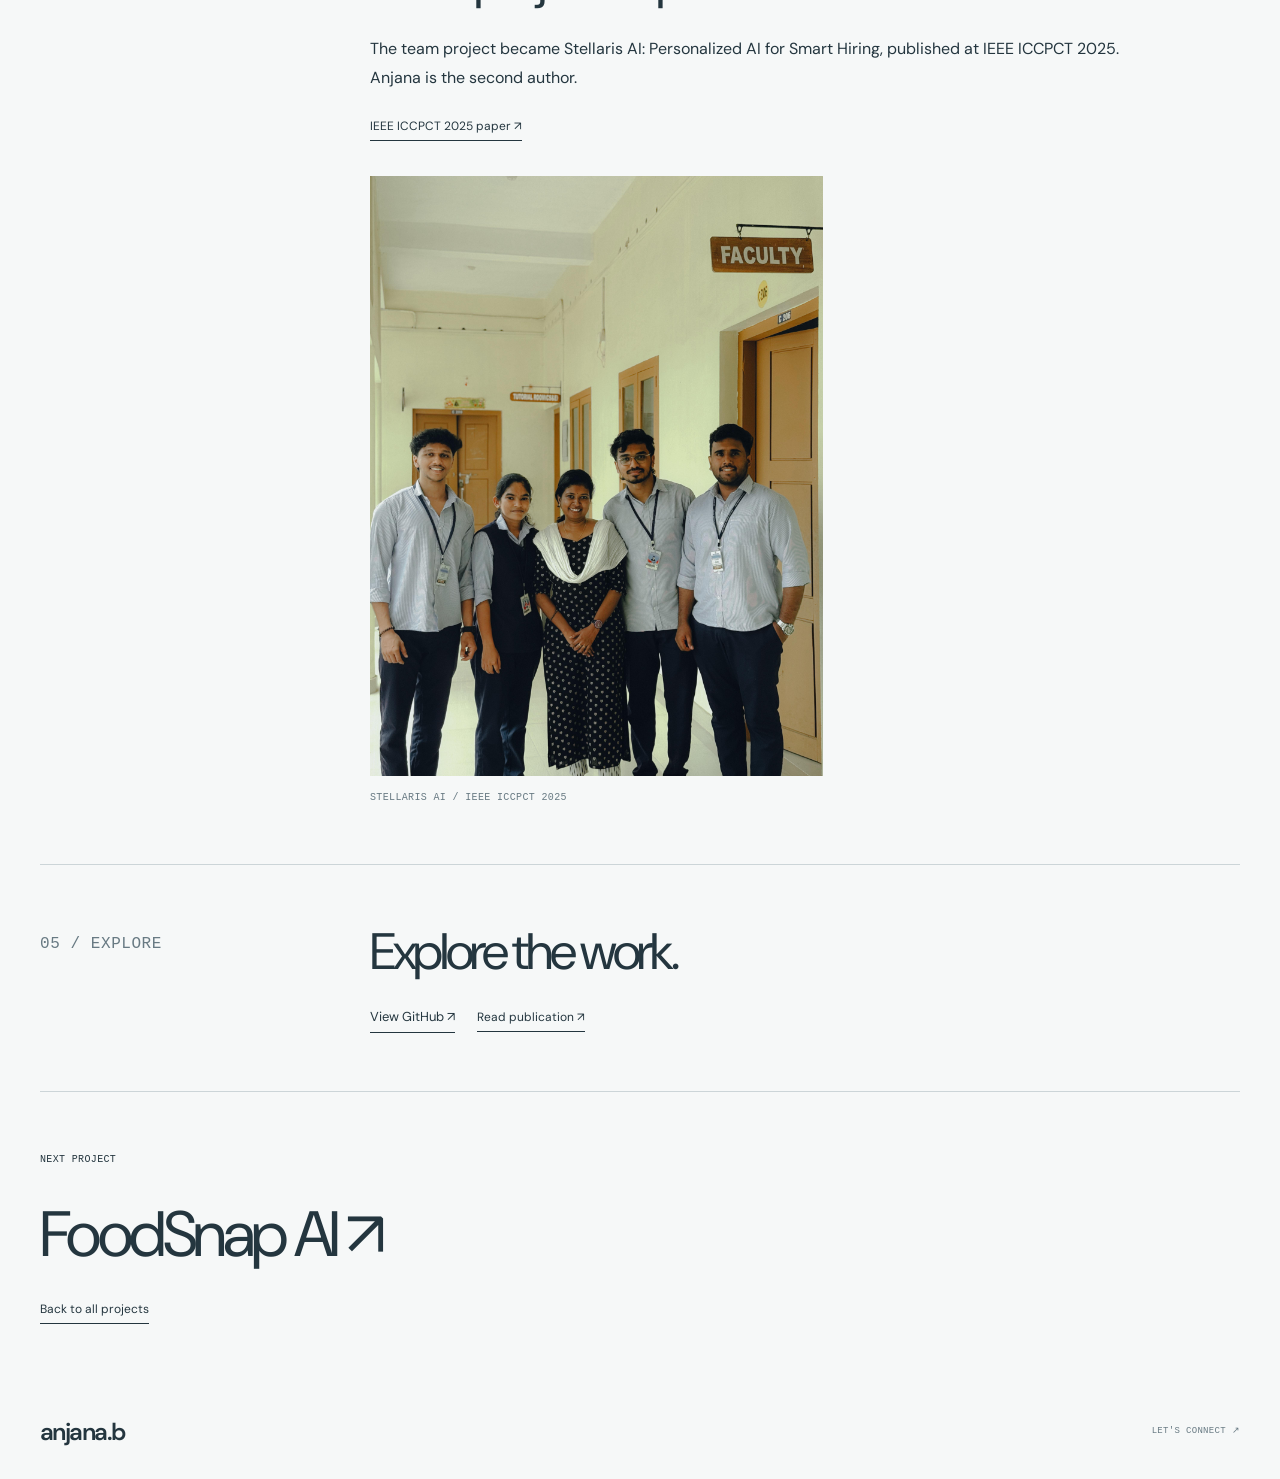
<file: projects/stellaris-ai.html>
<!doctype html>
<html lang="en"><head><meta charset="utf-8"><meta name="viewport" content="width=device-width, initial-scale=1"><meta name="theme-color" content="#f6f8f8">
<title>StellarisAI — Anjana B / Project</title><meta name="description" content="An AI-powered smart hiring system combining LLaMA 3.2, retrieval-augmented generation, and NLP for context-aware candidate evaluation.">
<link rel="icon" href="../favicon.svg" type="image/svg+xml"><link rel="preconnect" href="https://fonts.googleapis.com"><link rel="preconnect" href="https://fonts.gstatic.com" crossorigin><link href="https://fonts.googleapis.com/css2?family=DM+Sans:wght@400;450;500;550;600;650;700&display=swap" rel="stylesheet">
<link rel="stylesheet" href="../style.css"><link rel="stylesheet" href="../editorial.css?v=20260922-3"></head>
<body class="case-page"><a class="skip-link" href="#main">Skip to project details</a>
<header class="case-header wrap"><a class="brand" href="../index.html#home">anjana.b</a><nav class="mono" aria-label="Project navigation"><a href="../index.html#work">All projects ↗</a><a href="../index.html#research">Research</a><a href="../index.html#contact">Contact</a></nav></header>
<main id="main" class="wrap"><header class="case-hero"><p class="mono">AI / Natural language processing / 2025</p><h1>StellarisAI</h1><p class="case-summary">Context-aware AI for smarter hiring.</p><div class="case-facts"><span class="mono">Python · Flask · LLaMA 3.2 · RAG · NLP</span><span class="mono">Team project · Second author / IEEE ICCPCT</span></div><div class="project-actions"><a class="case-link" href="https://github.com/anjanareghu/stellaris-ai" target="_blank" rel="noopener noreferrer">View GitHub ↗</a><a class="text-link" href="https://doi.org/10.1109/ICCPCT65132.2025.11176675" target="_blank" rel="noopener noreferrer">Read publication ↗</a></div></header>
<nav class="case-index mono" aria-label="On this page"><a href="#overview">Overview</a><a href="#features">Features</a><a href="#approach">Technology</a><a href="#visuals">Visuals</a><a href="#links">Links</a></nav>
<section class="case-section" id="overview"><p class="mono">01 / Overview</p><div><h2>About the project.</h2><p>An AI-powered smart hiring system combining LLaMA 3.2, retrieval-augmented generation, and NLP for context-aware candidate evaluation.</p></div></section><section class="case-section" id="problem"><p class="mono">Context</p><div><h2>The problem.</h2><p>Bring relevant candidate information into an AI-assisted hiring workflow so evaluations can use retrieved context alongside language-model responses.</p></div></section><section class="case-section" id="features"><p class="mono">02 / Features</p><div><h2>What it does.</h2><ul><li>RAG pipelines and prompt engineering for candidate evaluation</li><li>Flask REST APIs for real-time recruitment workflows</li></ul></div></section><section class="case-section" id="contribution"><p class="mono">My contribution</p><div><h2>What I worked on.</h2><ul><li>RAG pipelines and prompt engineering for candidate evaluation</li><li>Flask REST APIs for real-time recruitment workflows</li></ul><p class="case-credit">Team: Anjana B, Aryan S, Alen Sam Das, Daewoo Krishna S.<br>Guide: Dr. Anju J Prakash.</p></div></section><section class="case-section" id="approach"><p class="mono">03 / Technology</p><div><h2>How it comes together.</h2><p>StellarisAI combines retrieval-augmented generation, NLP, and LLaMA 3.2 for candidate evaluation. Flask REST APIs connect these capabilities to the recruitment workflow.</p><p>The technical focus is connecting retrieved context with a language model, then making that workflow usable through backend APIs. The project brings prompt engineering and application development into the same system.</p><ol class="architecture-flow" aria-label="Component overview"><li><span class="mono">01</span><strong>Candidate information</strong></li><li><span class="mono">02</span><strong>Retrieved context</strong></li><li><span class="mono">03</span><strong>LLaMA 3.2 + NLP</strong></li><li><span class="mono">04</span><strong>Flask REST APIs</strong></li></ol><p class="mono">Component overview / project concept</p><dl class="spec-list"><div><dt>Technology</dt><dd>Python · Flask · LLaMA 3.2 · RAG · NLP</dd></div></dl></div></section><section class="case-section" id="visuals"><p class="mono">04 / Visuals</p><div><h2>Project visual.</h2><div class="case-gallery"><figure class="case-screenshot"><img src="../assets/stellaris.svg" alt="Concept illustration connecting a candidate profile with an AI chat interface." width="800" height="620" loading="lazy" decoding="async"><figcaption class="mono">Concept illustration / not an application screenshot</figcaption></figure></div></div></section><section class="case-section" id="outcome"><p class="mono">Outcome</p><div><h2>From project to publication.</h2><p>The team project became Stellaris AI: Personalized AI for Smart Hiring, published at IEEE ICCPCT 2025. Anjana is the second author.</p><a class="text-link" href="https://doi.org/10.1109/ICCPCT65132.2025.11176675" target="_blank" rel="noopener noreferrer">IEEE ICCPCT 2025 paper ↗</a><figure class="case-photo"><img src="../photos/Stellaris.jpeg" alt="Stellaris AI team and mentor together in a college corridor." width="3024" height="4008" loading="lazy" decoding="async"><figcaption class="mono">Stellaris AI / IEEE ICCPCT 2025</figcaption></figure></div></section><section class="case-section" id="links"><p class="mono">05 / Explore</p><div><h2>Explore the work.</h2><div class="project-actions"><a class="case-link" href="https://github.com/anjanareghu/stellaris-ai" target="_blank" rel="noopener noreferrer">View GitHub ↗</a><a class="text-link" href="https://doi.org/10.1109/ICCPCT65132.2025.11176675" target="_blank" rel="noopener noreferrer">Read publication ↗</a></div></div></section>
<footer class="case-next"><span class="mono">Next project</span><a href="foodsnap-ai.html">FoodSnap AI ↗</a><a class="text-link" href="../index.html#work">Back to all projects</a></footer></main>
<footer class="site-footer wrap"><a class="brand" href="../index.html#home">anjana.b</a><a class="mono" href="../index.html#contact">Let's connect ↗</a></footer></body></html>
</file>
<file: style.css>
:root {
  --paper: #f6f8f8;
  --ink: #24363f;
  --muted: #687a83;
  --line: #ccd5d8;
  --purple: #7566a8;
  --mint: #b8eadb;
  font-family: 'DM Sans', Arial, sans-serif;
  color: var(--ink);
  background: var(--paper);
  font-synthesis: none;
}
* { box-sizing: border-box; }
html { scroll-behavior: smooth; scroll-padding-top: 24px; }
body { margin: 0; -webkit-font-smoothing: antialiased; }
[hidden] { display: none !important; }
a { color: inherit; text-decoration: none; }
button { font: inherit; color: inherit; cursor: pointer; border: 0; }
a, button, summary { -webkit-tap-highlight-color: transparent; }
a:focus-visible, button:focus-visible, summary:focus-visible, [role="tabpanel"]:focus-visible { outline: 2px solid var(--purple); outline-offset: 5px; }
::selection { background: var(--mint); color: var(--ink); }
h1, h2, h3, h4, p { margin: 0; }
h1, h2, h3, h4 { font-weight: 400; }
.wrap { width: min(1500px, calc(100% - 80px)); margin-inline: auto; }
.mono { font: 10px/1.6 'Courier New', monospace; text-transform: uppercase; letter-spacing: .035em; }
.skip-link { position: fixed; top: -100px; left: 20px; z-index: 100; background: var(--ink); color: white; padding: 16px; }
.skip-link:focus { top: 12px; }
.site-header { min-height: 92px; display: flex; align-items: center; gap: 72px; border-bottom: 1px solid var(--line); }
.brand { font-size: 28px; letter-spacing: -.065em; font-weight: 600; display: inline-flex; align-items: center; gap: 9px; }
.brand-mark { font-size: 34px; color: var(--ink); font-weight: 400; }
.site-nav { display: flex; align-items: center; gap: 32px; margin-left: auto; font-size: 12px; }
.site-nav a { padding-block: 12px; }
.site-nav sup { font: 8px 'Courier New', monospace; margin-left: 2px; }
.site-nav a:hover, .site-nav a[aria-current="location"] { color: var(--purple); }
.nav-contact { display: flex; gap: 25px; border-bottom: 1px solid var(--ink); }
.menu-toggle { display: none; }
.hero-top { padding-top: 24px; display: flex; justify-content: space-between; gap: 20px; color: var(--muted); }
.availability { display: inline-flex; align-items: center; gap: 8px; }
.availability i { width: 5px; height: 5px; background: #4a8676; border-radius: 50%; }
.hero-body { position: relative; min-height: 580px; display: grid; place-items: center; }
.hero h1 { position: absolute; top: 8px; left: 0; width: 100%; text-align: center; font-size: clamp(100px, 19.2vw, 284px); line-height: 1; letter-spacing: -.075em; white-space: nowrap; color: #d9e1e5; }
.hero h1 > span, .hero-title-source > span, .hero-letter--period { color: #c5bfdc; }
.hero-visual { position: relative; width: min(580px, 100%); height: 480px; margin-top: 84px; }
.orbit-guide { position: absolute; inset: 10% 9% 15%; border: 1px solid #ccd5d866; border-radius: 50%; }
.orbit-guide::after { content: ''; position: absolute; inset: -20px; border: 1px dashed #ccd5d880; border-radius: 50%; }
.hero-bottom { border-top: 1px solid var(--line); padding-block: 28px 34px; display: grid; grid-template-columns: 1fr 1fr auto; align-items: center; gap: 60px; }
.hero-role { font-size: 23px; letter-spacing: -.04em; line-height: 1.25; }
.hero-description { color: var(--muted); font-size: 14px; line-height: 1.7; max-width: 300px; }
.round-link { display: flex; align-items: center; gap: 22px; }
.circle-arrow { width: 52px; height: 52px; display: grid; place-items: center; border: 1px solid var(--line); border-radius: 50%; font-size: 24px; transition: background .2s, transform .2s; }
.round-link:hover .circle-arrow { background: var(--mint); transform: translateY(3px); }
.hero-cta-group { position: relative; z-index: 2; display: flex; flex-wrap: wrap; align-items: center; gap: 4px; margin: -8px -12px 24px; }
.cta-target { padding: 12px; }
.portfolio-cta { --cta-ease: cubic-bezier(0.22, 1, 0.36, 1); display: inline-flex; align-items: center; justify-content: center; height: 56px; padding: 0 29px; border: 1px solid var(--line); border-radius: 999px; font-size: 14px; font-weight: 500; line-height: 1.3; white-space: nowrap; transform: translate3d(var(--cta-x, 0px), var(--cta-y, 0px), 0); transition: transform 280ms var(--cta-ease), background-color 280ms var(--cta-ease), border-color 280ms var(--cta-ease), color 280ms var(--cta-ease); }
.cta-content { display: inline-flex; align-items: center; justify-content: center; gap: 12px; transform: translate3d(var(--cta-text-x, 0px), var(--cta-text-y, 0px), 0); transition: transform 280ms var(--cta-ease); }
.portfolio-cta--resume { color: var(--paper); background: var(--ink); border-color: var(--ink); }
.portfolio-cta--contact { color: var(--ink); background: transparent; min-width: 187px; }
.cta-icon { position: relative; width: 22px; height: 24px; flex-shrink: 0; }
.cta-icon svg { position: absolute; inset: 0; width: 22px; height: 24px; transition: opacity 220ms var(--cta-ease), transform 280ms var(--cta-ease); }
.cta-download-arrow { transition: transform 280ms var(--cta-ease); }
.cta-download-tray { opacity: .45; transform-origin: center; transform: scaleX(.65); transition: opacity 280ms var(--cta-ease), transform 280ms var(--cta-ease); }
.cta-check-icon { opacity: 0; transform: translateY(-3px); }
.cta-label { display: grid; text-align: center; }
.cta-label > span { grid-area: 1 / 1; transition: opacity 220ms var(--cta-ease), transform 280ms var(--cta-ease); }
.cta-label-success { opacity: 0; transform: translateY(3px); }
.cta-contact-arrow { font-size: 22px; line-height: 1; margin-left: 7px; transition: transform 280ms var(--cta-ease); }
.portfolio-cta--resume:focus-visible { background: #60527f; border-color: #60527f; }
.portfolio-cta--contact:focus-visible { background: #eeebf2; border-color: var(--purple); }
@media (hover: hover) and (pointer: fine) {
  .portfolio-cta--resume:hover { background: #60527f; border-color: #60527f; }
  .portfolio-cta--resume:hover .cta-download-arrow { transform: translateY(3px); }
  .portfolio-cta--resume:hover .cta-download-tray { opacity: 1; transform: scaleX(1); }
  .portfolio-cta--contact:hover { background: #eeebf2; border-color: var(--purple); }
  .portfolio-cta--contact:hover .cta-contact-arrow { transform: translate(3px, -3px); }
}
.portfolio-cta--resume:active { background: #60527f; }
.portfolio-cta--contact:active { background: #e8e3ee; border-color: var(--purple); }
.portfolio-cta--resume.is-downloaded .cta-download-icon, .portfolio-cta--resume.is-downloaded .cta-label-default { opacity: 0; transform: translateY(3px); }
.portfolio-cta--resume.is-downloaded .cta-check-icon, .portfolio-cta--resume.is-downloaded .cta-label-success { opacity: 1; transform: none; }
.cta-status { position: absolute; width: 1px; height: 1px; margin: -1px; padding: 0; overflow: hidden; clip-path: inset(50%); white-space: nowrap; }
@media (max-width: 540px) {
  .hero-cta-group { flex-direction: column; align-items: stretch; gap: 0; margin-bottom: 20px; }
  .cta-target { padding-block: 7px; }
  .portfolio-cta { width: 100%; }
}
@media (prefers-reduced-motion: reduce), (hover: none), (pointer: coarse) {
  .portfolio-cta, .cta-content { transform: none !important; }
  .portfolio-cta .cta-contact-arrow, .portfolio-cta .cta-download-arrow, .portfolio-cta .cta-download-tray { transform: none !important; }
}
.section-space { padding-block: 100px; }
.section-heading { margin-bottom: 46px; position: relative; z-index: 2; }
.section-title { display: flex; align-items: start; gap: 25px; }
h2 { font-size: clamp(64px, 8.8vw, 140px); line-height: 1.03; letter-spacing: -.065em; }
.section-count { display: grid; place-items: center; border: 1px solid var(--line); border-radius: 50%; width: 33px; height: 33px; margin-top: 17px; flex-shrink: 0; }
.section-heading > p { margin-top: 25px; color: var(--muted); }
.work-section { border-top: 1px solid var(--line); }
.tab-component { position: relative; z-index: 2; }
.component-tabs { display: flex; border-top: 1px solid var(--line); border-bottom: 1px solid var(--line); }
.component-tabs button { flex: 1; display: flex; align-items: center; gap: 16px; background: transparent; text-align: left; padding: 22px 25px; font-size: 27px; letter-spacing: -.04em; border-right: 1px solid var(--line); position: relative; transition: background .2s; }
.component-tabs button:last-child { border-right: 0; }
.component-tabs .mono { color: var(--muted); font-size: 9px; letter-spacing: 0; }
.component-tabs button[aria-selected="true"] { background: #e8edee; }
.component-tabs button[aria-selected="true"]::after { content: ''; position: absolute; bottom: -1px; left: 25px; right: 25px; height: 2px; background: var(--ink); }
.component-tabs button:hover { background: #edf1f1; }
.tab-arrow { margin-left: auto; font-size: 22px; opacity: .35; }
.component-tabs button[aria-selected="true"] .tab-arrow { opacity: 1; }
.project-panel { display: grid; grid-template-columns: 5fr 7fr; border-bottom: 1px solid var(--line); }
.project-copy { padding: 42px 50px 35px 0; }
.project-meta { display: flex; justify-content: space-between; align-items: center; gap: 12px; margin-bottom: 42px; color: var(--muted); }
.project-copy h3 { font-size: clamp(30px, 3.2vw, 50px); line-height: 1.08; letter-spacing: -.055em; }
.project-copy > p { color: var(--muted); font-size: 14px; line-height: 1.8; margin-top: 25px; max-width: 380px; }
.spec-list { margin: 35px 0 0; font-size: 11px; }
.spec-list > div { display: flex; justify-content: space-between; gap: 20px; padding-block: 14px; border-top: 1px solid var(--line); }
.spec-list dt { color: var(--muted); }
.spec-list dd { margin: 0; text-align: right; }
summary { list-style: none; cursor: pointer; }
summary::-webkit-details-marker { display: none; }
.project-preview { border-left: 1px solid var(--line); padding: 24px 0 24px 24px; display: flex; flex-direction: column; }
.text-link { display: inline-flex; align-items: center; gap: 36px; padding-bottom: 6px; border-bottom: 1px solid var(--ink); font-size: 12px; }
.text-link:hover { color: var(--purple); }
.capabilities-section { background: #edf1f2; border-top: 1px solid var(--line); border-bottom: 1px solid var(--line); }
.education-block { display: grid; grid-template-columns: 1fr 2fr; gap: 50px; margin-top: 65px; position: relative; z-index: 2; }
.education-block .mono { color: var(--muted); }
.education-block h3 { margin-top: 20px; font-size: 33px; letter-spacing: -.04em; }
.education-record { padding-left: 30px; border-left: 1px solid var(--line); }
.education-record h4 { font-size: 21px; letter-spacing: -.025em; margin-top: 13px; }
.education-record p { color: var(--muted); font-size: 12px; margin-top: 10px; line-height: 1.7; }
.earlier-education > summary { font-size: 11px; margin-top: 24px; }
.earlier-education > summary span { margin-left: 20px; }
.contact-section { background: #e1ebe8; border-top: 1px solid #cbd9d4; padding-block: 35px 70px; }
.contact-section h2 { position: relative; z-index: 2; margin-block: 65px; font-size: clamp(65px, 9.5vw, 152px); padding-right: 110px; line-height: 1.04; }
.contact-section h2 > span:first-child { color: #7b9b90; }
.contact-bottom { display: grid; grid-template-columns: 1fr 1fr; gap: 70px; align-items: start; position: relative; z-index: 2; }
.contact-bottom > p { font-size: 16px; line-height: 1.7; color: #5a7269; padding-top: 16px; }
.contact-links { border-top: 1px solid #b1c7be; }
.contact-links a { display: flex; align-items: center; justify-content: space-between; gap: 30px; border-bottom: 1px solid #b1c7be; padding: 19px 4px; font-size: 17px; transition: padding .2s, background .2s; }
.contact-links a:hover { background: #d2e4dc; padding-inline: 16px; }
.contact-links a > span:last-child { font-size: 25px; }
.site-footer { position: relative; z-index: 2; display: flex; justify-content: space-between; align-items: center; gap: 24px; padding-block: 32px; }
.site-footer .brand { font-size: 24px; }
.site-footer > .mono { font-size: 9px; color: var(--muted); }
.character-stage {
  position: absolute;
  left: 50%;
  top: 47%;
  width: min(100%, 520px);
  aspect-ratio: 1;
  transform: translate(-50%, -50%) rotate(-8deg);
  pointer-events: none;
  z-index: 1;
}
.character-stage.character-travelling {
  position: fixed;
  left: 0;
  top: 0;
  will-change: transform;
  z-index: 5;
}
#sculpture {
  position: absolute;
  inset: 0;
  width: 100%;
  height: 100%;
  opacity: 0;
  transition: opacity .4s;
  pointer-events: none;
}
.webgl-ready #sculpture { opacity: 1; }
.character-shadow {
  position: absolute;
  left: 28%;
  top: 84%;
  width: 44%;
  height: 5%;
  border-radius: 50%;
  background: radial-gradient(ellipse, #7568bd26, #7568bd00 70%);
  filter: blur(7px);
}
.character-fallback { position: absolute; inset: 0; transition: opacity .3s; }
.webgl-ready .character-fallback { opacity: 0; }
.character-body {
  position: absolute;
  width: 62%;
  height: 63%;
  left: 19%;
  top: 12%;
  border-radius: 49% 49% 47% 47%;
  border: 1px solid #ffffffdd;
  background: radial-gradient(ellipse at 26% 16%, #ffffffdb, transparent 27%), radial-gradient(ellipse at 75% 83%, #ffd6e7b3, transparent 34%), radial-gradient(ellipse at 50% 40%, #9892f3dd 15%, #bab1ffb3 56%, #e8e3ffcc 82%);
  box-shadow: inset 3px 3px 12px #fff, inset -8px -5px 21px #c7bdfaaa, 0 6px 32px #a497da22;
}
.character-body i {
  position: absolute;
  width: 8%;
  height: 24%;
  top: 35%;
  left: 31%;
  background: #fffdf7;
  border-radius: 999px;
  box-shadow: 0 0 14px #fff9e9aa;
  transform: translate(var(--look-x, 0px), var(--look-y, 0px));
}
.character-body i + i { left: 59%; }
.character-hand {
  position: absolute;
  top: 59%;
  width: 17%;
  height: 13%;
  border-radius: 50%;
  border: 1px solid #fff9;
  background: radial-gradient(ellipse at 30% 15%, #ffffffdd, transparent 45%), linear-gradient(150deg, #b9acf9e6, #aebbf7a6 65%, #ffdfdfcc);
  box-shadow: inset 1px 2px 5px #fff, 0 4px 9px #8173aa22;
}
.hand-left { left: 14%; transform: rotate(-22deg); }
.hand-right { right: 14%; transform: rotate(22deg); }
.visual-caption { position: absolute; bottom: 0; left: 30px; right: 0; display: flex; justify-content: space-between; align-items: center; font-size: 9px; color: #73756e; gap: 12px; z-index: 3; }
#motion-toggle { background: transparent; padding: 12px 0 12px 12px; font: inherit; text-transform: uppercase; white-space: nowrap; }
#motion-toggle span { margin-left: 8px; }
#motion-toggle.is-docked {
  position: fixed;
  right: max(18px, env(safe-area-inset-right));
  bottom: max(18px, env(safe-area-inset-bottom));
  padding: 12px 16px;
  background: var(--paper);
  color: var(--ink);
  border: 1px solid var(--line);
  border-radius: 30px;
  box-shadow: 0 3px 16px #2223200a;
  z-index: 10;
}
@media (max-width: 1100px) {
.wrap { width: calc(100% - 48px); }
.site-header { gap: 35px; }
.site-nav { gap: 24px; }
.hero-body { min-height: 540px; }
.hero-visual { height: 450px; margin-top: 70px; }
.hero-bottom { gap: 30px; }
.hero-role { font-size: 20px; }
.hero-description { font-size: 13px; }
.round-link { gap: 12px; }
.section-space { padding-block: 80px; }
.project-copy { padding-right: 30px; }
.project-meta { flex-wrap: wrap; margin-bottom: 28px; }
.project-preview { padding-left: 18px; }
.contact-section h2 { padding-right: 85px; }
}
@media (max-width: 760px) {
.wrap { width: calc(100% - 36px); }
.site-header { min-height: 76px; flex-wrap: wrap; gap: 0; padding-block: 15px; }
.brand { font-size: 25px; }
.brand-mark { font-size: 30px; }
.js-nav .menu-toggle { display: flex; gap: 22px; align-items: center; margin-left: auto; background: transparent; font-size: 12px; padding: 8px 0 8px 15px; }
.menu-toggle > span { font-size: 20px; }
.site-nav { flex-wrap: wrap; gap: 20px; font-size: 11px; }
.js-nav .site-nav { display: none; width: 100%; margin-top: 17px; padding-top: 10px; border-top: 1px solid var(--line); }
.js-nav .site-nav.open { display: flex; }
.hero-top { font-size: 8px; padding-top: 20px; }
.hero-top .availability { font-size: 8px; gap: 5px; }
.hero-body { min-height: 425px; }
.hero h1 { font-size: 20.4vw; top: 26px; }
.hero-visual { height: 350px; width: min(100%, 440px); margin-top: 75px; }
.visual-caption { left: 0; right: 0; font-size: 8px; }
.hero-bottom { grid-template-columns: 1fr 1fr; gap: 25px 20px; padding-block: 24px; }
.hero-role { font-size: 19px; }
.hero-description { font-size: 12px; }
.round-link { grid-column: 1 / -1; justify-content: space-between; }
.round-link .mono { font-size: 9px; }
.circle-arrow { width: 40px; height: 40px; font-size: 20px; }
.section-space { padding-block: 65px; }
.section-heading { margin-bottom: 28px; }
.section-title { gap: 13px; }
h2 { font-size: clamp(43px, 8.8vw, 70px); }
.section-count { width: 25px; height: 25px; margin-top: 5px; font-size: 8px; }
.section-heading > p { font-size: 8px; margin-top: 18px; }
.component-tabs button { padding: 17px 13px; font-size: 21px; gap: 12px; }
.component-tabs button[aria-selected="true"]::after { left: 13px; right: 13px; }
.tab-arrow { font-size: 18px; }
.project-panel { grid-template-columns: 1fr; }
.project-preview { grid-row: 1; border-left: 0; padding: 18px 0 0; }
.project-copy { padding: 28px 0 15px; }
.project-meta { margin-bottom: 24px; font-size: 9px; }
.project-copy h3 { font-size: 36px; }
.project-copy > p { font-size: 13px; max-width: none; margin-top: 19px; }
.spec-list { margin-top: 26px; }
.spec-list > div { font-size: 10px; }
.education-block { grid-template-columns: 1fr; gap: 28px; margin-top: 45px; }
.education-block h3 { font-size: 30px; margin-top: 12px; }
.education-record { padding-left: 0; border-left: 0; border-top: 1px solid var(--line); padding-top: 25px; }
.education-record h4 { font-size: 18px; }
.education-block .mono { font-size: 9px; }
.contact-section { padding-block: 30px 45px; }
.contact-section h2 { font-size: clamp(48px, 9.8vw, 78px); padding-right: 0; margin-block: 45px 30px; }
.contact-bottom { grid-template-columns: 1fr; gap: 30px; }
.contact-bottom > p { font-size: 13px; padding-top: 0; }
.contact-links a { font-size: 15px; padding-block: 17px; }
.site-footer { flex-wrap: wrap; padding-block: 28px; gap: 24px; }
.site-footer .brand { font-size: 22px; }
.site-footer > .mono { font-size: 8px; }
.site-footer > a:last-child { width: 100%; }
}
@media (max-width: 380px) {
.hero-top .availability { display: none; }
.hero-visual { height: 320px; }
.hero-body { min-height: 395px; }
.hero-description { font-size: 11px; }
h2 { font-size: 39px; }
.section-title { gap: 9px; }
.section-count { width: 22px; height: 22px; }
.project-copy h3 { font-size: 32px; }
.contact-section h2 { font-size: 42px; }
}
@media (prefers-reduced-motion: reduce) {
html { scroll-behavior: auto; }
*, *::before, *::after { transition: none !important; animation: none !important; }
}

/* Content-focused project and experience components. */
.visual-caption { justify-content: flex-end; }
.hero-body { min-height: 520px; }
.hero-visual { height: 440px; margin-top: 64px; }
.section-space { padding-block: 78px; }
.section-heading { margin-bottom: 34px; }
.project-meta { margin-bottom: 24px; font-size: 9px; }
.project-copy h3 { font-size: clamp(35px, 4vw, 56px); }
.project-copy > p { max-width: 420px; margin-top: 20px; }
.project-features { margin: 24px 0 0; padding-left: 16px; color: var(--muted); font-size: 13px; line-height: 1.8; }
.project-features li { padding-left: 4px; margin-block: 7px; }
.project-features li::marker { color: #7c9f91; }
.spec-list { margin-top: 28px; }
.spec-list > div { align-items: baseline; }
.spec-list dd { max-width: 76%; line-height: 1.7; }
.project-source { display: inline-flex; justify-content: space-between; align-items: center; gap: 40px; padding: 13px 18px; margin-top: 22px; background: var(--ink); color: white; border-radius: 4px; font-size: 12px; }
.project-source:hover { background: #415b65; }
.project-source > span { font-size: 20px; }
.project-preview { padding-block: 24px; justify-content: center; }
.project-illustration { display: block; width: 100%; height: auto; border-radius: 4px; }
.more-projects { display: grid; grid-template-columns: 1fr 1fr; gap: 24px; margin-top: 24px; position: relative; z-index: 2; }
.more-projects > a { display: grid; grid-template-columns: 42px 1fr auto; gap: 16px; align-items: center; border: 1px solid var(--line); border-radius: 5px; padding: 20px; transition: background .2s; }
.more-projects > a:hover { background: #edf2ef; }
.mini-project-icon { width: 42px; height: 42px; display: grid; place-items: center; background: #e5ece8; border-radius: 9px; font-size: 24px; color: #6b8e7c; }
.more-projects strong { display: block; font-size: 16px; font-weight: 500; }
.more-projects small { display: block; font-size: 10px; line-height: 1.6; color: var(--muted); margin-top: 5px; }
.about-profile { display: grid; grid-template-columns: 96px 1fr; gap: 30px; align-items: center; position: relative; z-index: 2; }
.profile-monogram { width: 96px; height: 112px; background: linear-gradient(140deg,#d9e8e0,#ccd6e3); border: 1px solid #b7c9c5; border-radius: 10px; display: grid; place-items: center; font-size: 34px; letter-spacing: -.075em; position: relative; }
.profile-monogram > span { position: absolute; right: 9px; bottom: 8px; font-size: 17px; color: #718983; }
.about-profile p { max-width: 760px; font-size: 23px; line-height: 1.5; letter-spacing: -.025em; }
.profile-facts { display: flex; flex-wrap: wrap; gap: 8px 26px; color: var(--muted); font-size: 11px; margin-top: 17px; }
.toolkit-grid { display: grid; grid-template-columns: repeat(3, 1fr); gap: 14px; margin-top: 40px; position: relative; z-index: 2; }
.toolkit-card { display: flex; gap: 16px; align-items: center; padding: 22px; background: #f8fafa; border: 1px solid #d1dcde; border-radius: 6px; }
.technology-icon { width: 42px; height: 42px; border-radius: 9px; display: grid; place-items: center; flex-shrink: 0; font: 600 16px 'Courier New',monospace; }
.python { background: #e0ebf2; color: #467aa1; }.javascript { background: #f2e9b9; color: #746423; }.web { background: #f5e3d8; color: #b37452; }.sql { background: #dbebe3; color: #518069; }.ai { background: #e8e0f0; color: #876aa3; }.tools { background: #e4e9ed; color: #637d8d; }
.toolkit-card h3 { font-size: 15px; font-weight: 500; }
.toolkit-card p { margin-top: 5px; font-size: 10px; line-height: 1.6; color: var(--muted); }
.publication-card { display: flex; align-items: center; gap: 22px; padding: 24px 0 0; margin-top: 32px; border-top: 1px solid var(--line); position: relative; z-index: 2; }
.publication-icon { width: 44px; height: 44px; border: 1px solid #b8c8ca; border-radius: 50%; display: grid; place-items: center; font-size: 24px; flex-shrink: 0; }
.publication-card small { color: var(--muted); font-size: 9px; }
.publication-card strong { display: block; font-size: 17px; font-weight: 400; margin-top: 6px; }
.publication-link { margin-left: auto; white-space: nowrap; font-size: 11px; }
.publication-card:hover strong { color: var(--purple); }
.internship-list { position: relative; z-index: 2; border-top: 1px solid var(--line); }
.internship-entry { display: grid; grid-template-columns: 60px 1fr; gap: 27px; padding-block: 31px; border-bottom: 1px solid var(--line); }
.company-monogram { width: 56px; height: 56px; display: grid; place-items: center; border-radius: 12px; background: #e8eee9; color: #6a8978; font-size: 18px; letter-spacing: -.035em; font-weight: 500; }
.internship-entry:nth-child(2) .company-monogram { background: #e3e9f2; color: #6e83a7; }
.internship-entry:nth-child(3) .company-monogram { background: #eae5ef; color: #8b77a0; }
.internship-entry:nth-child(4) .company-monogram { background: #efe8dd; color: #aa8b5f; }
.internship-heading { display: flex; justify-content: space-between; align-items: baseline; gap: 20px; }
.internship-heading h3 { font-size: 27px; letter-spacing: -.04em; }
.internship-role { margin-top: 8px; color: #566b75; font-size: 12px; }
.internship-date { color: var(--muted); font-size: 9px; white-space: nowrap; }
.internship-description { margin-top: 19px; color: var(--muted); font-size: 13px; line-height: 1.8; max-width: 690px; }
.internship-footer { display: flex; gap: 20px; align-items: center; flex-wrap: wrap; margin-top: 15px; }
.internship-footer > span { color: #799184; font-size: 10px; }.internship-footer .text-link { font-size: 10px; }
.education-block { margin-top: 45px; }
.contact-section h2 { margin-block: 28px 45px; font-size: clamp(58px, 8vw, 120px); padding-right: 0; }
.contact-bottom > p { font-size: 14px; }
@media (max-width: 1000px) {
 .toolkit-grid { grid-template-columns: 1fr 1fr; }.toolkit-card { padding: 19px; }.project-copy { padding-right: 25px; }.component-tabs button { font-size: 22px; gap: 12px; padding-inline: 18px; }
 .more-projects > a { gap: 12px; padding: 16px; }.about-profile p { font-size: 21px; }
}
@media (max-width: 760px) {
 .hero-body { min-height: 405px; }.hero-visual { height: 330px; margin-top: 75px; }.section-space { padding-block: 56px; }.section-heading { margin-bottom: 26px; }
 .component-tabs button { font-size: 15px; padding: 16px 9px; gap: 7px; }.component-tabs .mono { font-size: 8px; }.tab-arrow { display: none; }
 .project-preview { padding: 16px 0 0; }.project-copy { padding: 25px 0; }.project-meta { margin-bottom: 16px; font-size: 8px; }.project-copy h3 { font-size: 34px; }.project-features { font-size: 12px; margin-top: 19px; }
 .more-projects { grid-template-columns: 1fr; gap: 12px; margin-top: 18px; }.more-projects strong { font-size: 15px; }.more-projects small { font-size: 9px; }
 .about-profile { grid-template-columns: 64px 1fr; gap: 18px; align-items: start; }.profile-monogram { width: 64px; height: 80px; font-size: 25px; }.profile-monogram > span { font-size: 12px; }.about-profile p { font-size: 17px; }.profile-facts { font-size: 10px; margin-top: 13px; }
 .toolkit-grid { gap: 10px; margin-top: 30px; }.toolkit-card { flex-direction: column; align-items: start; gap: 12px; padding: 17px; }.toolkit-card h3 { font-size: 14px; }.technology-icon { width: 35px; height: 35px; font-size: 14px; }
 .publication-card { gap: 14px; flex-wrap: wrap; margin-top: 26px; }.publication-card > span:nth-child(2) { flex: 1; }.publication-card strong { font-size: 14px; line-height: 1.5; }.publication-card small { font-size: 8px; }.publication-icon { width: 35px; height: 35px; font-size: 20px; }.publication-link { margin-left: 49px; font-size: 10px; }
 .internship-entry { grid-template-columns: 40px 1fr; gap: 16px; padding-block: 26px; }.company-monogram { width: 40px; height: 40px; border-radius: 9px; font-size: 14px; }.internship-heading { flex-direction: column; gap: 10px; }.internship-heading h3 { font-size: 21px; }.internship-role { font-size: 11px; }.internship-date { font-size: 8px; }.internship-description { font-size: 12px; margin-top: 15px; }
 .contact-section h2 { margin-block: 15px 30px; font-size: clamp(46px, 9.5vw, 70px); }.contact-bottom > p { font-size: 13px; }
}
@media (max-width: 380px) {
 .component-tabs button { font-size: 13px; gap: 6px; }.hero-visual { height: 310px; }.hero-body { min-height: 385px; }.toolkit-card { padding: 13px; }.internship-heading h3 { font-size: 19px; }
}

/* Recognition uses the site's paper, rules, type, and lavender accent. */
.recognition-section { position: relative; z-index: 2; border-top: 1px solid var(--line); padding-block: 25px 65px; background: var(--paper); }
.recognition-topline, .recognition-index, .recognition-end { display: flex; justify-content: space-between; align-items: center; gap: 24px; color: var(--muted); }
.recognition-topline > :first-child { color: var(--ink); }
.recognition-heading { position: relative; padding-block: 66px 54px; }
.recognition-heading h2 { font-size: clamp(48px, 6.6vw, 100px); line-height: 1.06; letter-spacing: -.06em; position: relative; z-index: 1; }
.recognition-heading > p { margin-top: 25px; max-width: 410px; font-size: 14px; line-height: 1.8; color: var(--muted); position: relative; z-index: 1; }
.recognition-orbit { position: absolute; right: 7%; top: 26%; width: 128px; height: 128px; border: 1px solid #7566a826; border-radius: 50%; transform: rotate(-30deg) scaleY(.56); }
.recognition-orbit::after { content: ''; width: 6px; height: 6px; background: #9b8cb9; border-radius: 50%; position: absolute; right: 12px; top: 19px; }
.recognition-index { padding-block: 16px; border-top: 1px solid var(--line); margin-bottom: 44px; font-size: 9px; }
.recognition-index > span { display: inline-flex; align-items: center; gap: 12px; }
.recognition-index i { width: 3px; height: 3px; background: var(--purple); border-radius: 50%; }
.recognition-index a:hover, .recognition-end a:hover { color: var(--purple); }
.recognition-gallery { scroll-margin-top: 30px; }
.recognition-stage { display: grid; gap: 100px; }
.recognition-entry { display: grid; grid-template-columns: minmax(0, 1.7fr) minmax(0, 1fr); align-items: center; gap: clamp(35px, 5vw, 90px); }
.recognition-entry:nth-child(even) { grid-template-columns: minmax(0, 1fr) minmax(0, 1.7fr); }
.recognition-entry:nth-child(even) .recognition-media { order: 2; }
.recognition-entry:nth-child(even) .recognition-copy { padding-left: clamp(0px, 2vw, 30px); }
.recognition-media { margin: 0; min-width: 0; position: relative; overflow: hidden; border-radius: 2px; }
.recognition-media::after { content: ''; position: absolute; left: 0; right: 0; bottom: 29px; height: 2px; background: #a895c8; transform: scaleX(0); transform-origin: left; transition: transform 400ms ease; }
.recognition-media img { display: block; width: 100%; height: auto; object-fit: contain; filter: saturate(.35); transform: scale(1); transition: filter 450ms ease, transform 450ms ease; }
.recognition-media--portrait { width: min(100%, 480px); justify-self: center; }
.recognition-media figcaption { position: relative; z-index: 1; background: var(--paper); display: flex; justify-content: space-between; gap: 15px; padding-top: 13px; min-height: 29px; font-size: 8px; color: var(--muted); }
.recognition-placeholder { aspect-ratio: 3 / 2; background: #e9edee; display: flex; flex-direction: column; justify-content: space-between; align-items: flex-start; padding: 26px; color: #61717a; }
.recognition-placeholder > .mono { font-size: 9px; }
.placeholder-mark { align-self: center; font: 200 40px/1 'Courier New', monospace; color: #a0a9b5; }
.recognition-number { font-size: 10px; color: var(--muted); margin-bottom: 30px; transition: color 400ms ease; }
.recognition-copy h3 { max-width: 340px; font-size: clamp(28px, 3.1vw, 46px); line-height: 1.13; letter-spacing: -.045em; }
.recognition-organization { font-size: 11px; line-height: 1.7; margin-top: 19px; max-width: 300px; }
.recognition-description { max-width: 340px; font-size: 13px; line-height: 1.85; color: var(--muted); margin-top: 18px; }
.story-trigger { background: transparent; padding: 0 0 7px; margin-top: 31px; font-size: 10px; position: relative; }
.story-trigger span { margin-left: 20px; font-size: 16px; }
.story-trigger::after { content: ''; position: absolute; bottom: 0; left: 0; right: 0; height: 1px; background: var(--purple); transform: scaleX(0); transform-origin: left; transition: transform 400ms ease; }
.recognition-source { display: block; width: fit-content; margin-top: 20px; font-size: 11px; color: var(--muted); text-decoration: underline; text-decoration-color: var(--line); text-underline-offset: 4px; }
.recognition-source:hover { color: var(--purple); }
.recognition-entry.is-interactive { cursor: pointer; }
.recognition-entry:focus-within .recognition-number { color: var(--purple); }
.recognition-entry:focus-within .recognition-media::after, .recognition-entry:focus-within .story-trigger::after { transform: scaleX(1); }
@media (hover: hover) {
  .recognition-entry:hover .recognition-media img { filter: saturate(1); transform: scale(1.02); }
  .recognition-entry:hover .recognition-number { color: var(--purple); }
  .recognition-entry:hover .recognition-media::after, .recognition-entry:hover .story-trigger::after { transform: scaleX(1); }
}
.recognition-entry:focus-within .recognition-media img { filter: saturate(1); transform: scale(1.02); }
.recognition-end { border-top: 1px solid var(--line); padding-top: 23px; margin-top: 72px; font-size: 9px; }
.story-dialog { border: 0; margin: 0; padding: 0; width: 100%; max-width: none; height: 100%; height: 100dvh; max-height: none; color: var(--ink); background: var(--paper); overscroll-behavior: contain; }
.story-dialog::backdrop { background: var(--paper); }
html.story-open { overflow: hidden; scrollbar-gutter: stable; }
.story-shell { width: min(1500px, calc(100% - 80px)); min-height: 100%; margin-inline: auto; display: flex; flex-direction: column; }
.story-topline { display: flex; justify-content: space-between; align-items: center; gap: 20px; padding-block: 22px; border-bottom: 1px solid var(--line); color: var(--muted); }
.story-close { display: inline-flex; align-items: center; gap: 24px; padding: 10px 0 10px 16px; background: transparent; }
.story-close span { font-size: 26px; line-height: 1; }
.story-close:hover { color: var(--purple); }
.story-layout { display: grid; grid-template-columns: minmax(0, 1.8fr) minmax(0, 1fr); align-items: center; gap: 6vw; margin-block: auto; padding-block: 55px; }
.story-media .recognition-media img { filter: none; aspect-ratio: auto; max-height: 70vh; object-fit: contain; }
.story-media .recognition-media { width: 100%; }
.story-media .recognition-media::after { display: none; }
.story-number { color: var(--purple); margin-bottom: 25px; }
.story-content h2 { font-size: clamp(36px, 3.5vw, 56px); line-height: 1.12; letter-spacing: -.045em; }
.story-organization { font-size: 12px; line-height: 1.8; margin-top: 22px; }
#story-description { font-size: 14px; line-height: 1.9; color: var(--muted); margin-top: 25px; }
.story-footnote { display: flex; justify-content: space-between; gap: 24px; color: var(--muted); padding-block: 22px; border-top: 1px solid var(--line); font-size: 9px; }
@media (max-width: 1000px) {
  .site-nav { gap: 18px; }
  .recognition-stage { gap: 75px; }
  .recognition-number { margin-bottom: 22px; }
  .story-shell { width: calc(100% - 48px); }
}
@media (max-width: 760px) {
  .recognition-section { padding-top: 20px; padding-bottom: 45px; }
  .recognition-topline { font-size: 9px; }
  .recognition-heading { padding-block: 43px 36px; }
  .recognition-heading h2 { font-size: clamp(41px, 9vw, 65px); }
  .recognition-heading > p { font-size: 13px; max-width: 320px; margin-top: 22px; }
  .recognition-orbit { width: 75px; height: 75px; right: 3%; top: 5px; }
  .recognition-orbit::after { right: 4px; top: 13px; width: 4px; height: 4px; }
  .recognition-index { font-size: 8px; gap: 10px; margin-bottom: 24px; }
  .recognition-index > span { gap: 7px; }
  .recognition-stage { gap: 55px; }
  .recognition-entry, .recognition-entry:nth-child(even) { grid-template-columns: minmax(0, 1fr); gap: 25px; }
  .recognition-entry:nth-child(even) .recognition-media { order: 0; }
  .recognition-entry:nth-child(even) .recognition-copy { padding-left: 0; }
  .recognition-placeholder { padding: 20px; }
  .recognition-placeholder > .mono { font-size: 8px; }
  .recognition-media figcaption { font-size: 7px; }
  .recognition-number { font-size: 9px; margin-bottom: 16px; }
  .recognition-copy h3 { font-size: 33px; max-width: 350px; }
  .recognition-description { max-width: 440px; }
  .recognition-organization { margin-top: 14px; max-width: none; }
  .story-trigger { margin-top: 23px; min-height: 44px; }
  .recognition-end { margin-top: 45px; font-size: 8px; align-items: start; }
  .recognition-end > span { max-width: 160px; }
  .story-shell { width: calc(100% - 36px); }
  .story-topline > span { font-size: 8px; max-width: 170px; }
  .story-layout { grid-template-columns: minmax(0, 1fr); gap: 32px; padding-block: 30px; }
  .story-content h2 { font-size: 37px; }
  .story-media .recognition-media img { max-height: 50vh; }
  .story-footnote { font-size: 8px; }
}

/* The desktop stack is an enhancement of the same readable article list. */
.recognition-view-toggle { background: transparent; color: var(--muted); padding: 10px 0; margin-left: auto; text-underline-offset: 5px; }
.recognition-view-toggle:hover { color: var(--purple); text-decoration: underline; }
.recognition-gallery.is-scroll-story { height: var(--story-runway); scroll-margin-top: 0; }
.is-scroll-story .recognition-stage { position: sticky; top: 0; height: 100vh; height: 100svh; display: block; }
.is-scroll-story .recognition-entry,
.is-scroll-story .recognition-entry:nth-child(even) { position: absolute; inset: 0; display: grid; grid-template-columns: minmax(0, 1.4fr) minmax(0, 1fr); gap: 6%; align-items: center; padding: 70px 28px 125px; pointer-events: none; z-index: var(--stack-order); cursor: default; }
.is-scroll-story .recognition-media,
.is-scroll-story .recognition-entry:nth-child(even) .recognition-media { order: 0; width: min(100%, calc(60vh * var(--photo-ratio, 1.5))); justify-self: center; border: 6px solid #fcfdfc; border-radius: 1px; background: #fcfdfc; box-shadow: 0 8px 24px #24363f0d; transform: translate3d(var(--photo-x), var(--photo-y), 0) rotate(var(--photo-rotation)) scale(var(--photo-scale)); opacity: var(--photo-opacity); transform-origin: 50% 55%; will-change: transform, opacity; }
.is-scroll-story .recognition-media figcaption { display: none; }
.is-scroll-story .recognition-media::after { bottom: 0; }
.is-scroll-story .recognition-copy,
.is-scroll-story .recognition-entry:nth-child(even) .recognition-copy { padding: 0; opacity: var(--copy-opacity); transform: translateY(var(--copy-y)); will-change: transform, opacity; }
.is-scroll-story .recognition-copy h3 { font-size: clamp(32px, 3.1vw, 48px); max-width: 410px; }
.is-scroll-story .recognition-description { max-width: 400px; }
.is-scroll-story .recognition-number { color: var(--purple); margin-bottom: 25px; }
.is-scroll-story .recognition-entry.is-current .recognition-media,
.is-scroll-story .recognition-entry.is-current .recognition-copy { pointer-events: auto; cursor: pointer; }
.recognition-progress { position: absolute; bottom: 100px; left: 62%; right: 28px; display: flex; align-items: center; gap: 14px; color: var(--muted); font-size: 9px; z-index: 6; }
.recognition-progress > :first-child { white-space: nowrap; color: var(--ink); }
.recognition-progress-track { flex: 1; height: 1px; background: var(--line); min-width: 25px; }
.recognition-progress-track > span { display: block; height: 1px; background: var(--purple); transform: scaleX(var(--story-progress, .25)); transform-origin: left; }
.recognition-progress a { position: absolute; top: 31px; right: 0; padding: 6px 0; text-decoration: underline; text-underline-offset: 4px; }
.recognition-progress a:hover { color: var(--purple); }
@media (max-width: 760px) {
  .recognition-end { flex-wrap: wrap; }
}
</file>
<file: assistant.css>
/* Ask Anjana shares the site's type, paper, line, and lavender tokens. */
.assistant-launcher, .assistant-panel { --muted: #5e7079; }
.assistant-sr-only { position: absolute; width: 1px; height: 1px; padding: 0; margin: -1px; overflow: hidden; clip-path: inset(50%); white-space: nowrap; border: 0; }
.has-assistant #motion-toggle.is-docked { right: auto; left: max(18px, env(safe-area-inset-left)); }
.assistant-launcher { position: fixed; right: max(22px, env(safe-area-inset-right)); bottom: max(16px, env(safe-area-inset-bottom)); z-index: 20; }
#assistant-trigger { position: relative; display: flex; align-items: center; gap: 2px; min-height: 62px; padding: 0 15px 0 0; background: var(--paper); border: 1px solid var(--line); border-radius: 3px; box-shadow: 0 5px 20px #24363f08; }
.assistant-character { display: inline-block; position: relative; width: 70px; height: 70px; flex-shrink: 0; pointer-events: none; transform-origin: center; }
.assistant-character .character-body { border-width: 1px; }
.assistant-character .character-body i { box-shadow: 0 0 5px #fff9e9aa; }
.assistant-character .character-shadow { filter: blur(3px); }
.assistant-trigger-label { font-size: 9px; white-space: nowrap; color: var(--muted); transition: color 350ms; }
#assistant-trigger::after { content: ''; position: absolute; left: 8px; top: 9px; width: 51px; height: 51px; border: 1px solid var(--purple); border-radius: 50%; opacity: 0; transform: scale(.9); transition: opacity 350ms, transform 350ms; pointer-events: none; }
#assistant-trigger:hover::after, #assistant-trigger:focus-visible::after { opacity: .55; transform: scale(1); }
#assistant-trigger:hover .assistant-trigger-label { color: var(--purple); }
#assistant-trigger > .assistant-character { animation: assistant-idle 6s ease-in-out infinite; transition: scale 350ms; }
#assistant-trigger:hover > .assistant-character { scale: 1.04; }
#assistant-trigger[aria-expanded="true"] > .assistant-character { scale: .92; animation-play-state: paused; }
html:has(#motion-toggle[aria-pressed="true"]) .assistant-character { animation: none !important; }
@keyframes assistant-idle { 0%, 100% { transform: translateY(1px) rotate(-3deg); } 50% { transform: translateY(-2px) rotate(2deg); } }
.assistant-invitation { position: absolute; right: 0; bottom: calc(100% + 12px); width: 220px; border-left: 1px solid #b5a8cc; padding: 13px 18px; background: var(--paper); pointer-events: none; opacity: 0; visibility: hidden; transform: translateY(5px); transition: opacity 350ms, transform 350ms, visibility 350ms; }
.assistant-invitation > .mono { display: block; color: var(--purple); font-size: 9px; margin-bottom: 8px; }
.assistant-invitation > span:last-child { font-size: 15px; line-height: 1.5; letter-spacing: -.02em; }
.assistant-launcher.is-inviting .assistant-invitation, .assistant-launcher:has(#assistant-trigger[aria-expanded="false"]):hover .assistant-invitation, .assistant-launcher:has(#assistant-trigger[aria-expanded="false"]):focus-within .assistant-invitation { opacity: 1; visibility: visible; transform: none; }
.assistant-panel { position: fixed; inset: auto max(22px, env(safe-area-inset-right)) 100px auto; margin: 0; padding: 0; width: 438px; height: 660px; max-width: calc(100vw - 32px); max-height: calc(100dvh - 126px); border: 1px solid var(--line); border-radius: 4px; background: var(--paper); color: var(--ink); box-shadow: 0 14px 45px #24363f12; overflow: hidden; z-index: 30; transform-origin: bottom right; }
.assistant-panel[open] { display: flex; flex-direction: column; animation: assistant-open 380ms cubic-bezier(.2,.7,.25,1) both; }
@keyframes assistant-open { from { opacity: 0; transform: translateY(18px) scale(.96); } to { opacity: 1; transform: none; } }
.assistant-panel::backdrop { background: #24363f26; }
.assistant-header { display: flex; gap: 12px; align-items: center; padding: 18px 20px; border-bottom: 1px solid var(--line); flex-shrink: 0; }
.assistant-symbol { font-size: 29px; color: var(--purple); line-height: 1; }
.assistant-header > div { flex: 1; }
.assistant-header h2 { font-size: 19px; line-height: 1.2; letter-spacing: -.035em; }
.assistant-header p { margin-top: 5px; font-size: 8px; color: var(--muted); letter-spacing: .07em; }
.assistant-header button { background: transparent; font-size: 23px; line-height: 1; width: 32px; height: 38px; padding: 0; color: var(--muted); }
.assistant-header button:hover { color: var(--purple); }
.assistant-context { padding: 14px 22px; border-bottom: 1px solid var(--line); flex-shrink: 0; }
.assistant-context > p { color: var(--muted); font-size: 8px; letter-spacing: .05em; }
.assistant-context-question { margin-top: 6px; padding: 0; text-align: left; font-size: 12px; line-height: 1.5; background: transparent; display: flex; width: 100%; justify-content: space-between; gap: 12px; }
.assistant-context-question:hover { color: var(--purple); }
.assistant-scroll { flex: 1; min-height: 0; overflow-y: auto; overscroll-behavior: contain; scrollbar-width: thin; scrollbar-color: #bdc5ca transparent; padding: 22px; scroll-behavior: smooth; }
.assistant-welcome > .assistant-character { width: 76px; height: 76px; float: right; margin-top: -5px; margin-right: -5px; transform: rotate(-7deg); }
.assistant-welcome-label { font-size: 8px; color: var(--muted); margin-top: 2px; }
.assistant-welcome h3 { font-size: 29px; line-height: 1.1; letter-spacing: -.045em; margin-top: 16px; }
.assistant-welcome > p:last-of-type { clear: both; font-size: 12px; line-height: 1.8; color: var(--muted); margin-top: 17px; max-width: 335px; }
.assistant-suggestions { margin-top: 22px; border-top: 1px solid var(--line); }
.assistant-suggestions button { display: flex; align-items: center; gap: 13px; width: 100%; min-height: 42px; padding: 10px 2px; border-bottom: 1px solid var(--line); text-align: left; background: transparent; font-size: 12px; line-height: 1.5; transition: color 300ms, border-color 300ms; }
.assistant-suggestions button > .mono { font-size: 8px; color: var(--muted); }
.assistant-suggestions button > :last-child { margin-left: auto; color: var(--purple); }
.assistant-suggestions button:hover { color: var(--purple); border-color: #ab9bc5; }
.assistant-message { padding-block: 21px; border-bottom: 1px solid var(--line); overflow-wrap: anywhere; }
.assistant-message:first-child { padding-top: 2px; }
.assistant-message:last-child { border-bottom: 0; padding-bottom: 6px; }
.assistant-message-label { font-size: 8px; color: var(--muted); letter-spacing: .04em; margin-bottom: 12px; }
.assistant-message[data-role="assistant"] .assistant-message-label { color: var(--purple); }
.assistant-message p:not(.assistant-message-label) { font-size: 13px; line-height: 1.8; white-space: pre-wrap; }
.assistant-message[data-role="user"] p:not(.assistant-message-label) { font-size: 15px; line-height: 1.55; letter-spacing: -.02em; }
.assistant-message p + p { margin-top: 10px; }
.assistant-message ul { margin: 12px 0 0; padding-left: 17px; font-size: 12px; line-height: 1.75; }
.assistant-message li { margin-block: 8px; padding-left: 3px; }
.assistant-message li::marker { color: #9580b5; }
.assistant-actions { display: flex; flex-wrap: wrap; gap: 12px 18px; margin-top: 17px; }
.assistant-actions a { font: 9px/1.7 'Courier New', monospace; text-transform: uppercase; border-bottom: 1px solid var(--line); padding-bottom: 3px; text-underline-offset: 4px; }
.assistant-actions a:hover { color: var(--purple); border-color: var(--purple); }
.assistant-thinking { display: flex; align-items: center; gap: 15px; padding-block: 18px; font-size: 9px; color: var(--muted); }
.assistant-thinking > span { display: inline-flex; gap: 5px; }
.assistant-thinking i { width: 3px; height: 3px; border-radius: 50%; background: var(--purple); animation: assistant-dot 1.2s ease-in-out infinite; }
.assistant-thinking i:nth-child(2) { animation-delay: .15s; }
.assistant-thinking i:nth-child(3) { animation-delay: .3s; }
@keyframes assistant-dot { 0%, 100% { opacity: .3; } 50% { opacity: 1; } }
.assistant-footer { border-top: 1px solid var(--line); padding: 14px 18px 12px; flex-shrink: 0; }
.assistant-footer:focus-within { border-top-color: var(--purple); }
.assistant-composer { display: flex; align-items: end; gap: 12px; }
#assistant-input { flex: 1; min-width: 0; resize: none; border: 0; border-radius: 0; outline: none; background: transparent; font: 13px/1.6 'DM Sans', Arial, sans-serif; color: var(--ink); min-height: 32px; max-height: 112px; padding: 6px 2px; }
#assistant-input::placeholder { color: var(--muted); opacity: 1; }
#assistant-input:focus-visible { outline: 1px solid #a99ac0; outline-offset: 3px; }
.assistant-send { width: 34px; height: 34px; background: transparent; border: 1px solid var(--line); border-radius: 50%; font-size: 22px; flex-shrink: 0; }
.assistant-send:not(:disabled):hover { background: #eee9f4; border-color: var(--purple); }
.assistant-send:disabled { opacity: .4; cursor: default; }
.assistant-footer-meta { display: flex; align-items: baseline; justify-content: space-between; gap: 8px; padding-top: 11px; }
#assistant-disclosure { font-size: 9px; line-height: 1.5; color: var(--muted); }
.assistant-reset { background: transparent; padding: 0; color: var(--muted); font-size: 9px; white-space: nowrap; }
.assistant-reset:hover { color: var(--purple); }
html.assistant-mobile-open { overflow: hidden; }
@media (max-width: 760px) {
  .assistant-launcher { right: 14px; bottom: max(12px, env(safe-area-inset-bottom)); }
  #assistant-trigger { min-height: 54px; padding-right: 12px; }
  #assistant-trigger > .assistant-character { width: 56px; height: 56px; }
  #assistant-trigger::after { width: 41px; height: 41px; left: 6px; top: 7px; }
  .assistant-trigger-label { font-size: 8px; }
  .assistant-panel { inset: var(--assistant-top, 8px) 8px auto; width: calc(100% - 16px); max-width: none; height: var(--assistant-height, calc(100dvh - 16px)); max-height: none; border-radius: 3px; }
  .assistant-header { padding: 15px 17px; }
  .assistant-header button { width: 38px; height: 40px; }
  .assistant-context { padding: 12px 19px; }
  .assistant-scroll { padding: 20px; }
  #assistant-input { font-size: 16px; }
  .assistant-footer { padding-bottom: max(12px, env(safe-area-inset-bottom)); }
}
@media (prefers-reduced-motion: reduce) {
  .assistant-panel[open], .assistant-character, .assistant-thinking i { animation: none !important; }
  .assistant-scroll { scroll-behavior: auto; }
}
</file>
<file: motion.css>
:root { --motion-ease: cubic-bezier(.22, 1, .36, 1); }
.intro-screen { display: none; }
.intro-pending .intro-screen {
  position: fixed; inset: 0; z-index: 1000; display: grid; place-items: center;
  pointer-events: none;
}
.intro-screen::before, .intro-screen::after { content: ''; position: absolute; left: 0; right: 0; height: 50.1%; background: var(--paper); transform: scaleY(var(--intro-cover, 1)); }
.intro-screen::before { top: 0; transform-origin: top; }
.intro-screen::after { bottom: 0; transform-origin: bottom; }
.intro-copy { position: relative; z-index: 1; text-align: center; transition: clip-path .18s var(--motion-ease), translate .18s var(--motion-ease); }
.intro-count { display: block; font: inherit; font-variant-numeric: tabular-nums; }
.intro-skip { position: absolute; bottom: 30px; padding: 12px; background: var(--paper); border: 0; opacity: 0; pointer-events: auto; }
.intro-skip:focus-visible { opacity: 1; }
.intro-pending :is(.site-header, .hero-top, .hero-bottom, .hero-cta-group, .orbit-guide, .visual-caption) { opacity: 0; translate: 0 8px; }
.intro-pending #hero-title { clip-path: inset(0 0 100%); translate: 0 24px; }
.intro-landing .intro-copy { clip-path: inset(0 0 100%); translate: 0 -6px; }
.intro-landing :is(.site-header, .hero-top, .hero-bottom, .hero-cta-group, .orbit-guide, .visual-caption) { opacity: 1; translate: 0 0; transition: opacity .45s var(--motion-ease), translate .55s var(--motion-ease); transition-delay: .32s; }
.intro-landing #hero-title { clip-path: inset(0 0 0); translate: 0 0; transition: clip-path .75s var(--motion-ease) .12s, translate .75s var(--motion-ease) .12s; }
.intro-landing .hero-top { transition-delay: .38s; }
.intro-landing :is(.hero-bottom, .hero-cta-group) { transition-delay: .44s; }
.intro-landing .visual-caption { transition-delay: .48s; }
.hero-scene { display: flow-root; }
#motion-toggle.is-docked { font: 9px/1.6 'Courier New', monospace; letter-spacing: .035em; }
.opening-pinned #home { height: calc(var(--hero-scene-height) + var(--hero-runway)); }
.opening-pinned .hero-scene { position: sticky; top: var(--opening-top, 0px); }
.opening-pinned #about { margin-top: calc(-1 * var(--hero-overlap)); }
.hero-title-source { display: inline; }
.hero-letter-layer { position: absolute; inset: 0; visibility: hidden; pointer-events: none; }
.hero-letter { position: absolute; top: 0; font: inherit; letter-spacing: inherit; transform-origin: 50% 70%; }
.motion-ready .hero-letters-active .hero-title-source { visibility: hidden; }
.motion-ready .hero-letters-active .hero-letter-layer { visibility: visible; }
.motion-ready .hero-letter { transform: translate3d(var(--letter-x, 0px), var(--letter-y, 0px), 0) scale(var(--letter-scale, 1)); clip-path: inset(0 0 var(--letter-clip, 0%)); }
.motion-ready :is(.hero-top, .hero-bottom, .hero-cta-group) { transform: translate3d(0, var(--hero-copy-y, 0px), 0); clip-path: inset(0 0 var(--hero-copy-clip, 0%)); }
.motion-ready :is(.hero-bottom, .hero-cta-group):focus-within { transform: none; clip-path: none; }
.motion-ready [data-motion-heading] { transform: translate3d(0, var(--heading-y, 0px), 0); clip-path: inset(0 0 var(--heading-clip, 0%)); }
.about-phrase { color: inherit; text-decoration: underline; text-decoration-color: var(--purple); text-decoration-thickness: 1px; text-underline-offset: 5px; }
.about-phrase:hover, .about-phrase:focus-visible, .about-phrase.is-active { color: inherit; text-decoration-thickness: 2px; }
.about-preview { position: fixed; top: 0; left: 0; width: min(280px, calc(100vw - 32px)); aspect-ratio: 1.4; z-index: 40; pointer-events: none; visibility: hidden; }
.about-preview.is-visible { visibility: visible; }
.about-preview-card { position: absolute; inset: 0; margin: 0; background: var(--paper); border: 1px solid var(--line); opacity: 0; transform: scale(.88) rotate(-2deg); filter: blur(5px); transition: opacity .3s var(--motion-ease), transform .5s var(--motion-ease), filter .35s var(--motion-ease); overflow: hidden; }
.about-preview-card.is-current { opacity: 1; transform: scale(1) rotate(0); filter: blur(0); }
.about-preview-card img { display: block; width: 100%; height: calc(100% - 30px); object-fit: cover; }
.about-preview-card figcaption { padding: 8px 12px; font-size: 9px; }
.about-preview-link { display: none; }
.about-preview.is-inline .about-preview-link { display: block; margin-top: 4px; text-decoration: underline; pointer-events: auto; }
.about-preview.is-inline .about-preview-card img { height: calc(100% - 52px); }
.about-preview.is-inline { position: relative; inset: auto; margin: 20px 0 0; width: min(360px, 100%); transform: none !important; }
.about-preview.is-inline:not(.is-visible) { position: absolute; margin: 0; }
@media (prefers-reduced-motion: reduce) {
  .intro-screen { display: none !important; }
  .about-preview-card { transition: none; transform: none; filter: none; }
  .opening-pinned #home { height: auto; }
  .opening-pinned .hero-scene { position: static; }
  .opening-pinned #about { margin-top: 0; }
  .motion-ready :is(.hero-top, .hero-bottom, .hero-cta-group, [data-motion-heading]) { transform: none; clip-path: none; }
  .motion-ready .hero-letters-active .hero-title-source { visibility: visible; }
  .hero-letter-layer { display: none; }
}
</file>
<file: editorial.css>
/* Uses the existing paper, ink, typography and line tokens throughout. */
html { scroll-padding-top: var(--anchor-offset, 24px); overflow-x: clip; }
body { overflow-x: clip; }
@media (min-width: 1001px) {
  .site-header { position: sticky; top: 0; z-index: 50; background: var(--paper); }
}
.section-index { margin-bottom: 28px; color: var(--muted); }
.site-nav a:hover, .site-nav a[aria-current="location"] { color: inherit; text-decoration: underline; text-decoration-color: var(--purple); text-underline-offset: 7px; }
.text-link:hover { color: inherit; }
h2, .research-section h2, .recognition-heading h2 { font-size: clamp(36px, 4.5vw, 68px); line-height: 1.1; }
.contact-section h2 { font-size: clamp(42px, 5.5vw, 80px); }
.about-statement { font-size: clamp(32px, 3.7vw, 56px); line-height: 1.18; letter-spacing: -.045em; max-width: 1000px; }
.about-profile { display: block; margin-top: 46px; }
.about-profile p { font-size: 17px; line-height: 1.7; max-width: 730px; }
.profile-evidence { display: grid; grid-template-columns: repeat(3, minmax(0, 1fr)); border-block: 1px solid var(--line); margin: 32px 0 42px; }
.profile-evidence > a { display: flex; flex-direction: column; align-items: start; gap: 9px; padding: 22px 18px 22px 0; }
.profile-evidence > a + a { border-left: 1px solid var(--line); padding-left: 20px; }
.profile-evidence strong { font-weight: 450; font-size: clamp(28px, 3vw, 42px); line-height: 1.1; letter-spacing: -.05em; }
.profile-evidence strong span { font-size: 13px; letter-spacing: 0; color: var(--muted); }
.profile-evidence > a > span { font-size: 12px; }
.profile-evidence small { font-size: 9px; color: var(--muted); }
.profile-evidence a:hover small { text-decoration: underline; text-underline-offset: 4px; }
.capabilities-index { display: grid; grid-template-columns: repeat(3, 1fr); margin-top: 52px; border-top: 1px solid var(--line); }
.capability-group.toolkit-card { display: block; border: 0; border-radius: 0; background: transparent; box-shadow: none; padding: 25px 32px 0 0; }
.capability-group h3 { margin: 18px 0 10px; font-size: 23px; letter-spacing: -.04em; }
.capability-group p { font-size: 13px; line-height: 1.9; max-width: 310px; }
.capability-proof { display: inline-flex; align-items: center; justify-self: start; gap: 14px; margin-top: 18px; border-bottom: 1px solid var(--line); padding-bottom: 6px; }
.capability-proof:hover { border-bottom-color: var(--ink); }
.featured-project { align-items: start; padding-block: 34px 56px; min-height: 72vh; scroll-margin-top: 24px; }
.featured-project + .featured-project { padding-top: 56px; }
.featured-project .project-copy { padding-top: 0; }
.featured-project .project-preview { position: sticky; top: 80px; margin: 0; padding-top: 0; border-left: 0; }
.project-preview figcaption { padding-top: 14px; color: var(--muted); }
.project-art { overflow: clip; transform-origin: 50% 65%; }
.project-art img { display: block; width: 100%; height: auto; }
.project-visual-link { position: relative; display: block; border: 1px solid var(--line); border-radius: 4px; }
.project-visual-topline { display: flex; justify-content: space-between; flex-wrap: wrap; gap: 10px; padding: 16px 20px; border-bottom: 1px solid var(--line); }
.project-visual-link img { transition: transform .35s var(--motion-ease); }
.project-visual-link:hover img { transform: scale(1.025); }
.project-visual-link:focus-visible { outline-offset: 6px; }
.project-visual-open { position: absolute; bottom: 20px; right: 20px; display: inline-flex; align-items: center; gap: 18px; padding: 11px 16px; font-size: 12px; border: 1px solid var(--line); border-radius: 30px; background: var(--paper); }
.project-visual-open > span { font-size: 18px; }
.project-copy > .project-contribution-label { font-size: 10px; margin-top: 28px; }
.project-contribution-label + .project-features { margin-top: 12px; }
.featured-project { scroll-margin-top: var(--anchor-offset, 110px); }
.project-actions { display: flex; align-items: center; flex-wrap: wrap; gap: 22px; margin-top: 28px; }
.project-actions .project-source { margin: 0; background: transparent; color: inherit; padding: 0 0 7px; border-bottom: 1px solid var(--line); border-radius: 0; gap: 15px; }
.case-link { display: inline-flex; gap: 28px; align-items: center; border-bottom: 1px solid var(--ink); padding-bottom: 7px; font-size: 13px; }
.case-link span, .research-links a span { display: inline-block; transition: transform .25s cubic-bezier(.22,1,.36,1); }
.case-link:hover span, .research-links a:hover span { transform: translate(2px, -2px); }
.project-archive { padding-top: 44px; }
.archive-project { grid-template-columns: 1.4fr 1fr; }
.archive-project .project-copy { padding-top: 12px; }
.archive-project .project-preview { margin: 0; }
.archive-project .project-copy h3 { font-size: 32px; }
.archive-project .project-meta { margin-bottom: 20px; }
.archive-project .spec-list { margin-top: 20px; }
.research-section { border-top: 1px solid var(--line); }
.research-entry { display: grid; grid-template-columns: 1fr 3fr 1.3fr; gap: 40px; padding: 38px 0; border-top: 1px solid var(--line); }
.research-meta { display: flex; flex-direction: column; gap: 10px; color: var(--muted); }
.research-entry h3 { font-size: clamp(25px, 2.4vw, 36px); letter-spacing: -.04em; line-height: 1.2; }
.research-description { margin: 18px 0; max-width: 630px; font-size: 14px; line-height: 1.8; color: var(--muted); }
.research-links { display: flex; flex-direction: column; align-items: start; gap: 20px; }
.research-links .publication-card { margin: 0; padding: 0 0 6px; border-top: 0; gap: 20px; }
.research-links small { overflow-wrap: anywhere; color: var(--muted); font-size: 9px; }
.contact-section .section-index { padding-top: 28px; }
.contact-cta-group { margin: 0 -12px 42px; }
.community-entry { display: grid; grid-template-columns: 1fr 2fr; gap: 50px; padding: 35px 0; border-bottom: 1px solid var(--line); }
.community-entry h3 { font-size: 28px; letter-spacing: -.04em; margin-top: 14px; }
.community-entry h4 { font-size: 20px; margin: 14px 0 8px; }
.community-entry .mono, .community-entry p { color: var(--muted); }
.community-entry p { font-size: 13px; line-height: 1.7; }
.community-entry .community-note { margin-top: 16px; max-width: 470px; }
.contact-intro > p { font-size: 17px; line-height: 1.65; max-width: 370px; }
.contact-email { margin-top: 30px; display: flex; flex-direction: column; align-items: start; gap: 14px; }
.contact-email > .mono { color: var(--muted); }
.contact-email > a { font-size: clamp(17px, 2vw, 26px); letter-spacing: -.03em; overflow-wrap: anywhere; }
.contact-email > a:hover { text-decoration: underline; text-underline-offset: 5px; }
.copy-email { background: transparent; padding: 9px 0; border-bottom: 1px solid var(--line); min-height: 44px; }
.copy-email span { margin-left: 20px; }
.copy-email-status { font-size: 12px; color: var(--muted); min-height: 20px; }
.contact-links small { display: block; color: var(--muted); margin-bottom: 7px; font-size: 9px; }
.motion-ready .featured-project .project-art { transform: translate3d(0, var(--project-y, 0px), 0) scale(var(--project-scale, 1)); }
.motion-ready .featured-project h3 { transform: translate3d(0, var(--project-title-y, 0px), 0); clip-path: inset(0 0 var(--project-title-clip, 0%)); }
.motion-ready .featured-project:focus-within h3 { transform: none; clip-path: none; }
.motion-disabled { scroll-behavior: auto; }
.motion-disabled *, .motion-disabled *::before, .motion-disabled *::after { animation: none !important; transition: none !important; scroll-behavior: auto !important; }
.motion-disabled #home { height: auto; }
.motion-disabled .hero-scene { position: static; }
.motion-disabled #about { margin-top: 0; }
.motion-disabled .featured-project .project-preview { position: static; }
.motion-disabled [data-motion-heading], .motion-disabled .project-art, .motion-disabled .featured-project h3 { transform: none; clip-path: none; }
#assistant-trigger { min-height: 44px; padding: 0 13px 0 2px; box-shadow: none; }
#assistant-trigger > .assistant-character { width: 42px; height: 42px; animation: none; }
#assistant-trigger::after { display: none; }
#assistant-trigger:hover .assistant-trigger-label { color: var(--muted); text-decoration: underline; text-underline-offset: 4px; }
.assistant-trigger-label { transition: none; }

/* Case studies are pre-rendered, directly linkable documents with no intro gate. */
.case-header { min-height: 92px; display: flex; align-items: center; justify-content: space-between; gap: 24px; border-bottom: 1px solid var(--line); }
.case-header nav { display: flex; gap: 26px; }
.case-header nav a:hover, .case-index a:hover { text-decoration: underline; text-underline-offset: 5px; }
.case-hero { padding-block: 70px 42px; }
.case-hero h1 { margin: 30px 0; font-size: clamp(46px, 7vw, 96px); line-height: 1.05; letter-spacing: -.065em; overflow-wrap: anywhere; }
.case-summary { max-width: 850px; font-size: clamp(19px, 2.2vw, 29px); line-height: 1.55; letter-spacing: -.025em; }
.case-facts { display: flex; gap: 18px 38px; flex-wrap: wrap; margin-top: 30px; color: var(--muted); }
.case-cover { margin: 0 0 40px; border-top: 1px solid var(--line); padding-top: 30px; }
.case-cover img { display: block; width: 100%; max-height: 560px; object-fit: contain; background: var(--paper); }
.case-cover figcaption, .case-photo figcaption { margin-top: 14px; color: var(--muted); }
.case-index { display: flex; flex-wrap: wrap; gap: 20px 36px; padding-block: 20px; border-top: 1px solid var(--line); border-bottom: 1px solid var(--line); }
.case-section { display: grid; grid-template-columns: 1fr 3fr; gap: 40px; padding-block: 58px; border-bottom: 1px solid var(--line); scroll-margin-top: 24px; }
.case-section > .mono { color: var(--muted); padding-top: 7px; }
.case-section h2 { font-size: clamp(34px, 4vw, 58px); line-height: 1.12; margin-bottom: 24px; }
.case-section h3 { margin: 32px 0 14px; font-size: 24px; }
.case-section p, .case-section li { max-width: 800px; font-size: 16px; line-height: 1.85; }
.case-section p + a { margin-top: 25px; }
.case-section .case-credit { margin-top: 24px; color: var(--muted); font-size: 13px; }
.architecture-flow { list-style: none; padding: 0; margin: 32px 0 18px; display: grid; grid-template-columns: repeat(4, 1fr); border-top: 1px solid var(--line); border-bottom: 1px solid var(--line); }
.architecture-flow li { position: relative; display: flex; flex-direction: column; gap: 16px; padding: 22px 14px; border-right: 1px solid var(--line); }
.architecture-flow li:last-child { border-right: 0; }
.architecture-flow li + li::before { content: '→'; position: absolute; left: -7px; top: 20px; background: var(--paper); font-size: 12px; }
.architecture-flow strong { font-size: 14px; font-weight: 500; line-height: 1.5; }
.case-photo { margin: 35px 0 0; }
.case-photo img { display: block; width: 100%; height: auto; max-height: 600px; object-fit: contain; object-position: left; }
.case-next { display: flex; align-items: start; flex-direction: column; gap: 25px; padding-block: 60px; }
.case-next > a:not(.text-link) { font-size: clamp(36px, 5vw, 72px); letter-spacing: -.055em; }
@media (max-width: 1000px) {
  .research-entry { grid-template-columns: 1fr 3fr; gap: 26px; }
  .research-links { grid-column: 2; }
  .featured-project { min-height: auto; }
  .featured-project .project-preview { position: static; }
  .architecture-flow { grid-template-columns: repeat(2, 1fr); }
}
@media (max-width: 760px) {
  .profile-evidence > a { padding: 18px 8px 18px 0; }
  .profile-evidence > a + a { padding-left: 12px; }
  .profile-evidence small { font-size: 8px; }
  .community-entry { grid-template-columns: 1fr; gap: 22px; }
  .community-entry h3 { font-size: 25px; }
  .contact-email { margin-top: 24px; }
  .project-visual-topline { font-size: 8px; padding: 13px; }
  .project-visual-open { bottom: 12px; right: 12px; padding: 8px 12px; }
  .section-index { margin-bottom: 22px; }
  .about-profile { margin-top: 28px; }
  .capabilities-index { grid-template-columns: 1fr; margin-top: 32px; }
  .capability-group.toolkit-card { padding: 20px 0; border-bottom: 1px solid var(--line); }
  .capability-group h3 { margin-top: 10px; }
  .capability-group p { max-width: none; }
  .featured-project, .archive-project { grid-template-columns: 1fr; }
  .featured-project .project-copy { padding-right: 0; }
  .featured-project .project-preview { padding: 22px 0 0; }
  .research-entry { grid-template-columns: 1fr; gap: 22px; }
  .research-meta { flex-direction: row; justify-content: space-between; }
  .research-links { grid-column: auto; }
  .case-header { align-items: start; flex-direction: column; padding-block: 24px; gap: 16px; }
  .case-header nav { flex-wrap: wrap; gap: 20px; }
  .case-hero { padding-top: 44px; }
  .case-section { grid-template-columns: 1fr; padding-block: 38px; gap: 20px; }
  .case-section p, .case-section li { font-size: 15px; }
  .case-next { padding-block: 40px; }
}
@media (prefers-reduced-motion: reduce) {
  .project-visual-link:hover img { transform: none; }
  .featured-project .project-art, .featured-project h3 { transform: none !important; clip-path: none !important; }
  .featured-project .project-preview { position: static; }
}
.motion-disabled .project-visual-link:hover img { transform: none; }

/* Compact About and project overview. No viewport-height content runways. */
#about > .wrap { padding-block: 42px; }
#about .section-index { margin-bottom: 18px; }
.about-statement { max-width: 850px; font-size: clamp(28px, 3vw, 40px); line-height: 1.22; }
.about-profile { margin-top: 16px; }
.about-profile > p { max-width: 800px; font-size: 15px; line-height: 1.65; }
.profile-facts { margin-top: 10px; }
.profile-evidence { margin: 24px 0 22px; }
.profile-evidence > a { padding: 16px 20px 16px 0; gap: 6px; }
.profile-evidence strong { font-size: 30px; }
.capabilities-index { margin-top: 0; gap: 24px; border-top: 0; }
.capability-group.toolkit-card { padding: 0; }
.capability-group h3 { font-size: 20px; margin: 9px 0 7px; }
.capability-group p { max-width: none; font-size: 12px; line-height: 1.7; }
.capability-proof { font-size: 9px; margin-top: 12px; padding-bottom: 5px; }
.character-stage { width: min(60%, 312px); }
@media (min-width: 1001px) {
  .about-statement, .about-profile > p, .profile-facts { max-width: min(850px, calc(100% - 230px)); }
}
.project-grid { display: grid; grid-template-columns: repeat(3, minmax(0, 1fr)); gap: 32px 24px; }
.project-card { min-width: 0; scroll-margin-top: var(--anchor-offset, 110px); }
.project-card-link { display: block; height: 100%; border-bottom: 1px solid var(--line); padding-bottom: 20px; }
.project-card-image { position: relative; overflow: hidden; aspect-ratio: 16 / 10; border: 1px solid var(--line); border-radius: 4px; }
.project-card-image img { display: block; width: 100%; height: 100%; object-fit: cover; transition: transform .3s var(--motion-ease); }
.project-card-arrow { position: absolute; right: 14px; bottom: 14px; display: grid; place-items: center; width: 36px; height: 36px; border: 1px solid var(--line); border-radius: 50%; background: var(--paper); font-size: 19px; }
.project-card-copy { padding-top: 17px; }
.project-card h3 { font-size: 25px; line-height: 1.2; letter-spacing: -.04em; }
.project-card p { font-size: 13px; line-height: 1.55; color: var(--muted); margin-top: 7px; }
.project-card-link:hover img { transform: scale(1.025); }
.project-card-link:hover h3 { text-decoration: underline; text-decoration-thickness: 1px; text-underline-offset: 5px; }
.project-card-link:focus-visible { outline-offset: 7px; }
.case-section p + p { margin-top: 16px; }
.case-gallery { display: grid; gap: 26px; }
.case-screenshot { margin: 0; }
.case-screenshot img { display: block; width: 100%; height: auto; max-height: 560px; object-fit: contain; object-position: left; border: 1px solid var(--line); }
.case-screenshot figcaption { font-size: 9px; color: var(--muted); margin-top: 12px; }
@media (max-width: 1000px) {
  .project-grid { grid-template-columns: repeat(2, minmax(0, 1fr)); }
}
@media (max-width: 760px) {
  #about > .wrap { padding-block: 36px; }
  .about-statement { font-size: 29px; }
  .about-profile > p { font-size: 14px; }
  .profile-evidence > a { padding: 15px 8px 15px 0; }
  .profile-evidence > a + a { padding-left: 12px; }
  .profile-evidence strong { font-size: 27px; }
  .profile-evidence > a > span { font-size: 11px; }
  .capabilities-index { gap: 0; }
  .capability-group.toolkit-card { padding: 15px 0; }
  .capability-group:last-child { border-bottom: 0; padding-bottom: 0; }
  .project-grid { gap: 28px; }
}
@media (max-width: 540px) {
  .project-grid { grid-template-columns: 1fr; }
}
.motion-disabled .project-card-link:hover img { transform: none; }
@media (prefers-reduced-motion: reduce) {
  .project-card-image img { transition: none; }
  .project-card-link:hover img { transform: none; }
}
</file>
<file: story-motion.css>
/* Keep all text present, including before JS and when motion is disabled. */
.story-host { position: relative; }
.character-anchor { position: absolute; top: 65px; right: 5px; width: 132px; height: 132px; pointer-events: none; }
#about .character-anchor { top: 65px; right: 10px; width: 180px; height: 180px; }
#recognition .character-anchor { top: 98px; }
#contact .character-anchor { top: 68px; }
.scene-divider { position: absolute; top: 0; left: 0; right: 0; height: 1px; background: var(--line); pointer-events: none; transform-origin: left; }
.story-motion .scene-divider { transform: scaleX(calc(.2 + var(--section-progress, 1) * .8)); }
.story-word { display: inline-block; white-space: nowrap; }
.story-unit { display: inline-block; }
.story-motion .story-unit {
  --unit-progress: clamp(0, calc((var(--story-progress, 1) - var(--unit-delay, 0)) * 1.32), 1);
  opacity: calc(.8 + .2 * var(--unit-progress));
  transform: translate3d(0, calc((1 - var(--unit-progress)) * 9px), 0);
}
.story-motion .story-text:not(.story-split) { opacity: calc(.85 + .15 * var(--story-progress, 1)); translate: 0 calc((1 - var(--story-progress, 1)) * 6px); }
.story-motion .story-label { translate: calc((1 - var(--story-progress, 1)) * -5px) 0; }
.story-motion .story-text:focus-within, .story-motion .story-text:focus-within .story-unit { opacity: 1; transform: none; translate: none; }
/* Native photo-story transitions own their text; avoid double transforms. */
.is-scroll-story .recognition-copy .story-unit { opacity: 1; transform: none; }
.is-scroll-story .recognition-copy .story-text { opacity: 1; translate: none; }
.story-light .story-unit { opacity: 1; transform: none; }
.story-light .story-text { opacity: calc(.9 + .1 * var(--story-progress, 1)); translate: 0 calc((1 - var(--story-progress, 1)) * 3px); }
.motion-disabled .story-text, .motion-disabled .story-unit { opacity: 1; transform: none; translate: none; }
.motion-disabled .scene-divider { transform: none; }
@media (min-width: 761px) {
  #work .section-heading, #research .section-heading, #experience .section-heading,
  .recognition-heading h2, #contact h2 { padding-right: 160px; }
}
@media (max-width: 760px) {
  .character-anchor, #about .character-anchor, #recognition .character-anchor, #contact .character-anchor { width: 56px; height: 56px; right: 0; top: 30px; }
  #about .character-anchor { top: 14px; }
  #recognition .character-anchor { top: 58px; }
  #contact .character-anchor { top: 16px; }
}
@media (prefers-reduced-motion: reduce) {
  .story-text, .story-unit { opacity: 1 !important; transform: none !important; translate: none !important; }
  .scene-divider { transform: none !important; }
}
</file>
